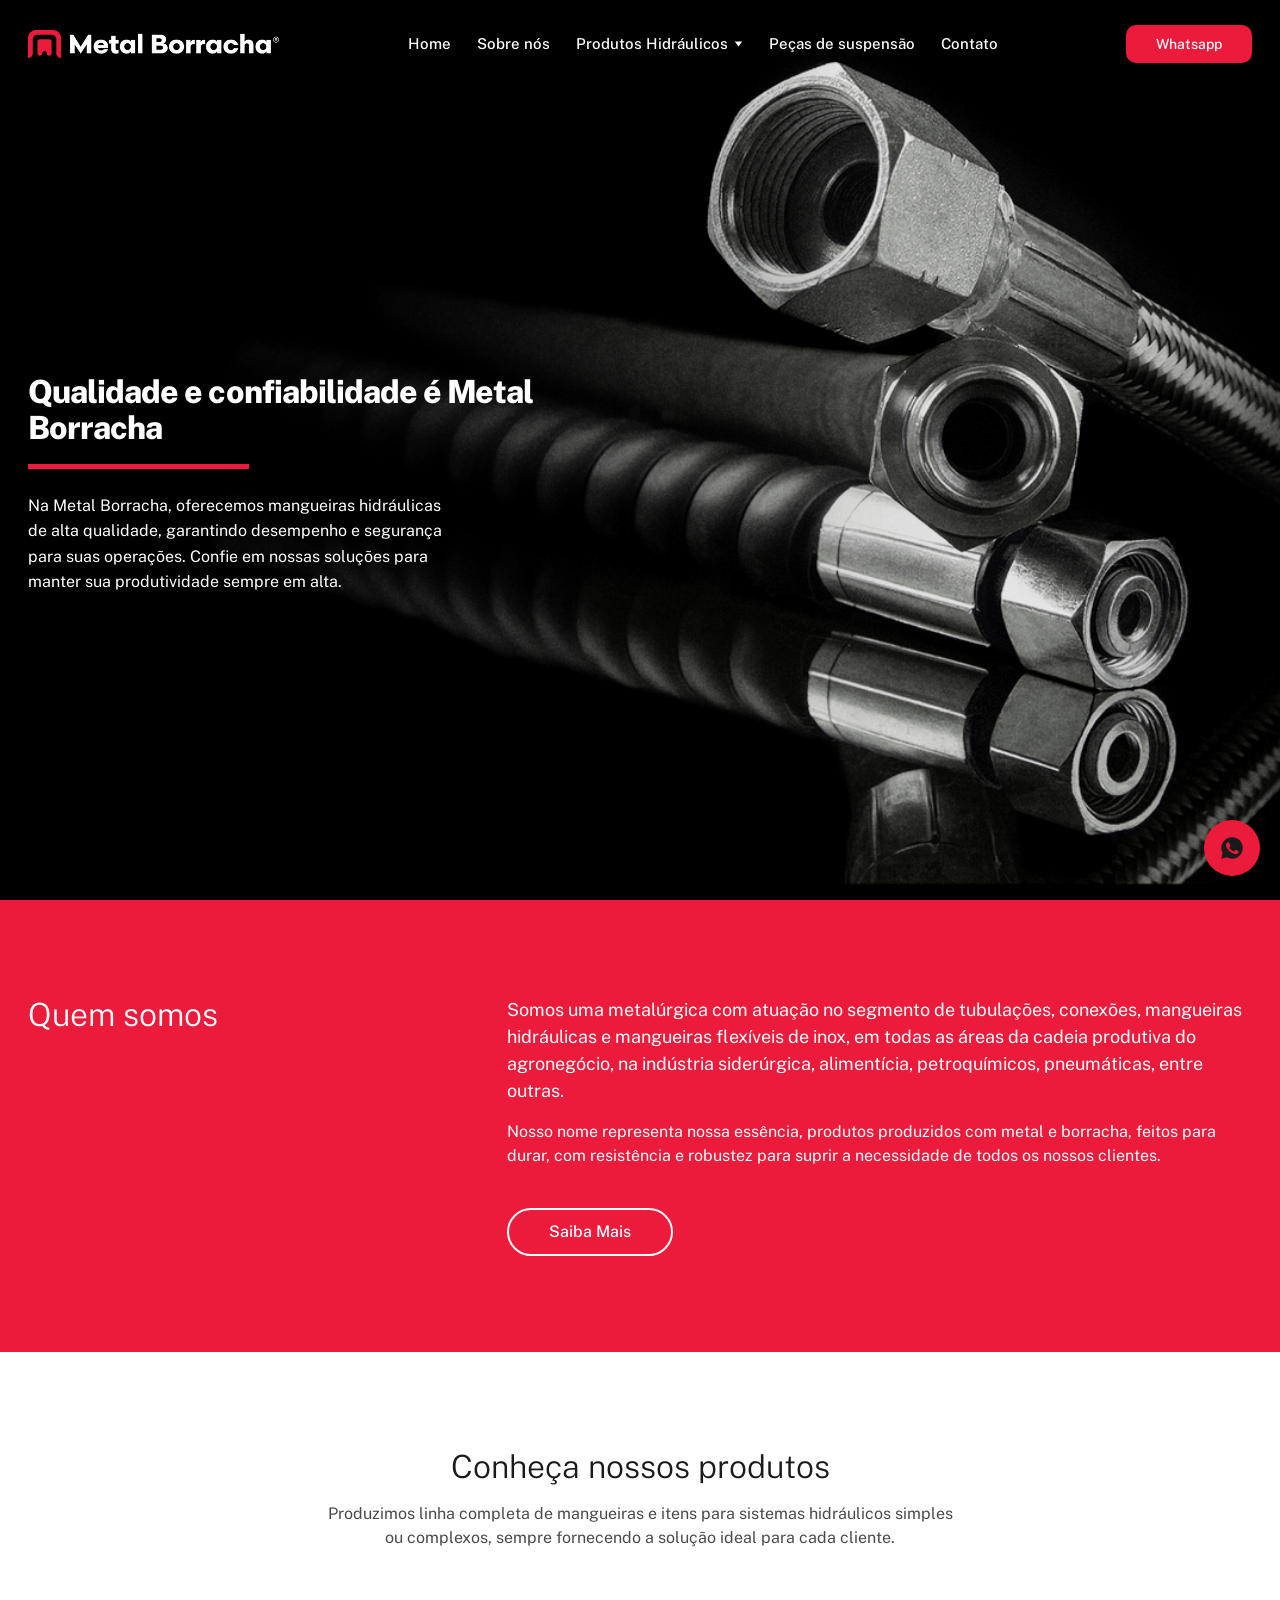
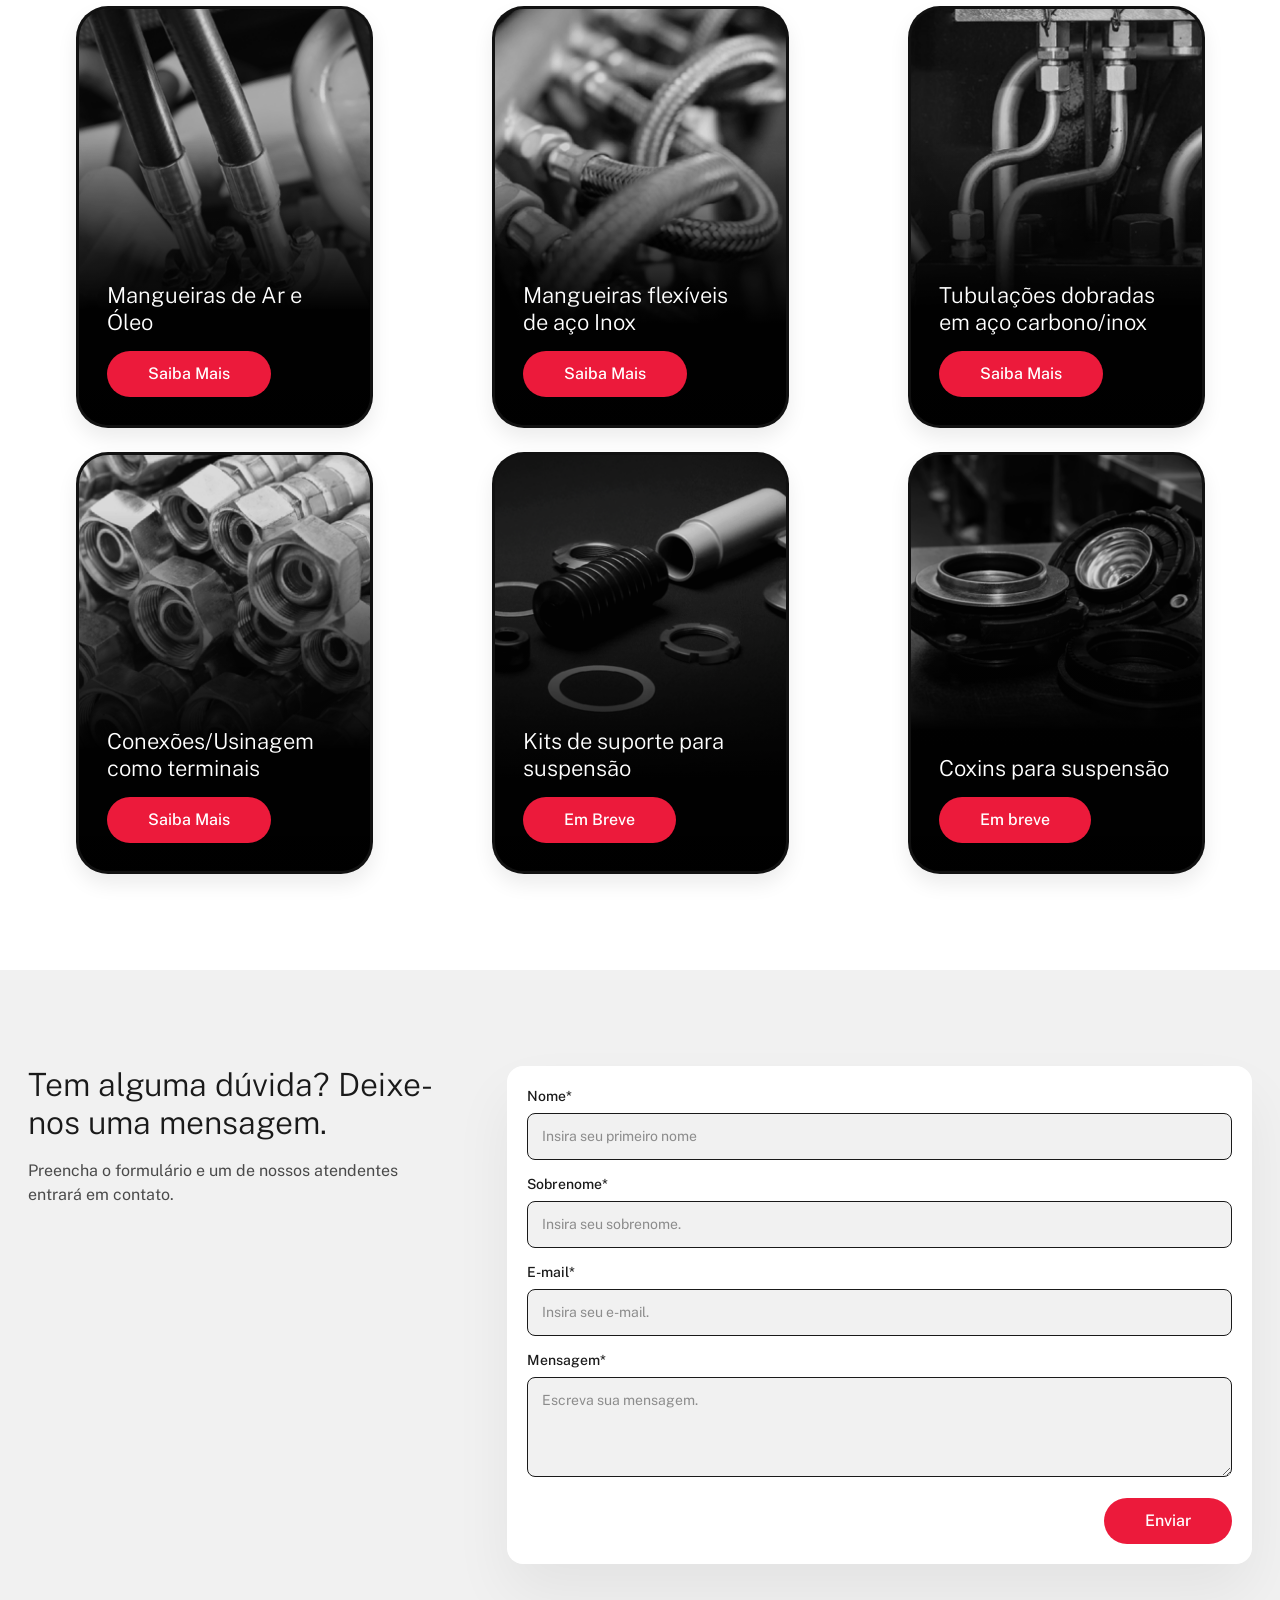
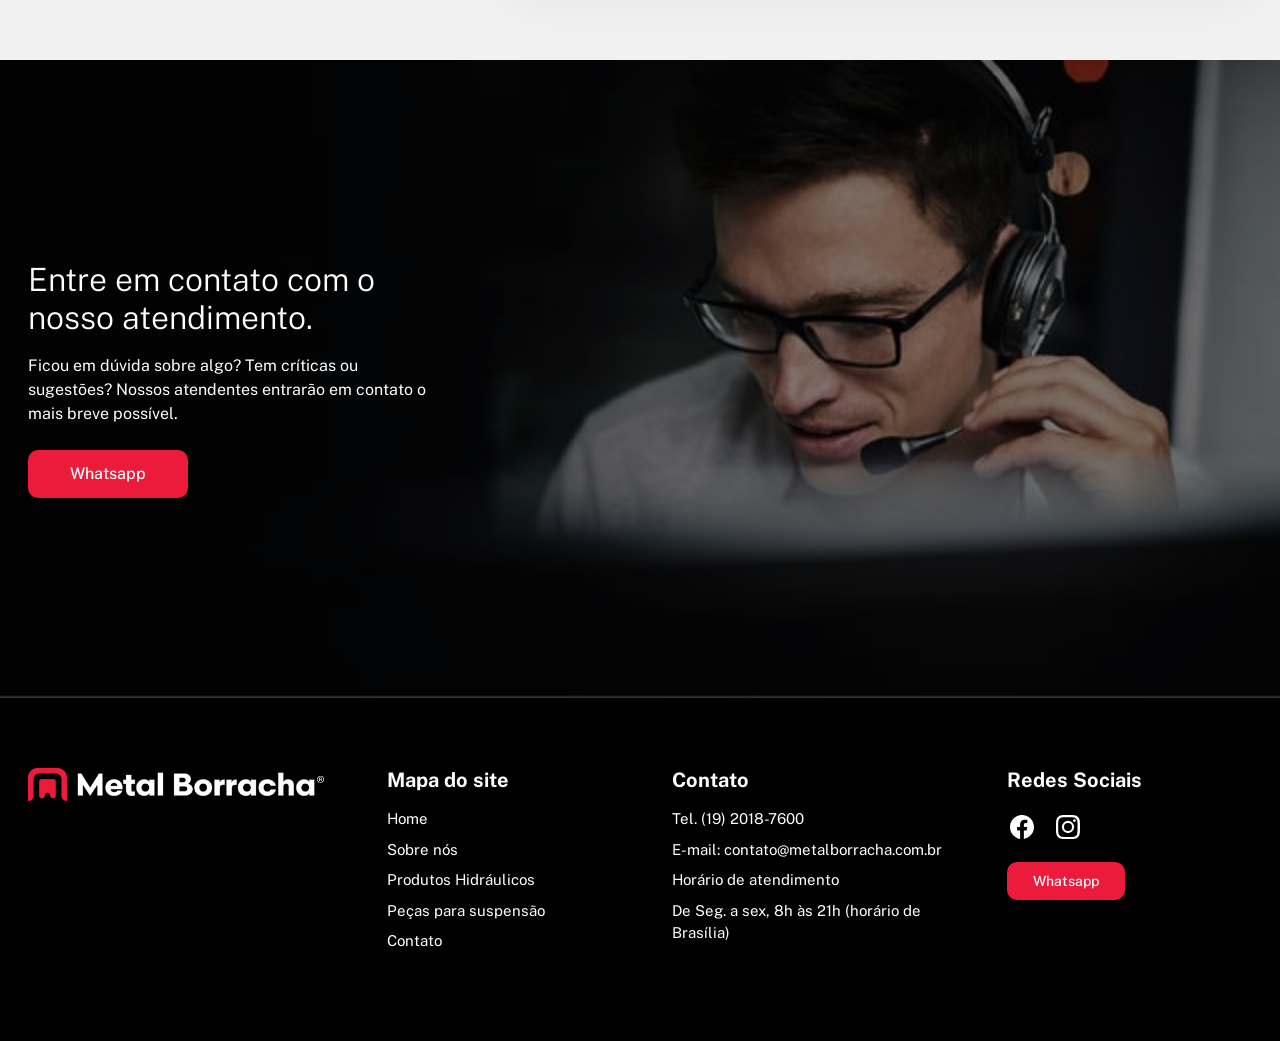
<file: index.html>
<!DOCTYPE html>
<html lang="pt-BR">
<head>
<meta charset="UTF-8">
<meta name="viewport" content="width=device-width, initial-scale=1.0">
<title>Metal Borracha - Mangueiras Hidráulicas e Produtos para Sistemas Hidráulicos</title>
<link rel="preconnect" href="https://fonts.googleapis.com">
<link rel="preconnect" href="https://fonts.gstatic.com" crossorigin>
<link href="https://fonts.googleapis.com/css2?family=Epilogue:wght@400;500;700;800&family=Public+Sans:wght@400;500;700&display=swap" rel="stylesheet">
<link rel="stylesheet" href="assets/css/styles.css">
</head>
<body>

<!-- ===== HEADER ===== -->
<header>
  <div class="container">
    <a href="index.html" class="logo">
      <img src="assets/img/logo-AMq1Vva3MNU4E9WD.png" alt="Metal Borracha">
    </a>

    <nav class="main-nav" id="mainNav">
      <ul>
        <li><a href="index.html">Home</a></li>
        <li><a href="sobre-nos.html">Sobre nós</a></li>
        <li class="dropdown">
          <a href="produtos-hidraulicos.html">Produtos Hidráulicos
            <svg class="caret" viewBox="0 0 10 7" xmlns="http://www.w3.org/2000/svg"><path d="M5 6.5L0.67 0.5L9.33 0.5L5 6.5Z"/></svg>
          </a>
          <ul class="dropdown-menu">
            <li><a href="conexoes-usinagem-como-terminais.html">Conexões/Usinagem como Terminais</a></li>
            <li><a href="mangueiras-de-ar-e-oleo.html">Mangueiras de Ar e Óleo</a></li>
            <li><a href="mangueiras-flexiveis-de-aco-inoxidavel.html">Mangueiras flexíveis de aço inoxidável</a></li>
            <li><a href="tubulacoes-dobradas-em-aco-carbono-e-aco-inox.html">Tubulações dobradas em aço carbono e aço inox</a></li>
          </ul>
        </li>
        <li><a href="pecas-de-suspensao.html">Peças de suspensão</a></li>
        <li><a href="contato.html">Contato</a></li>
      </ul>
    </nav>

    <div class="header-actions">
      <a href="contato.html" class="btn btn-primary whatsapp-btn">Whatsapp</a>
    </div>

    <button class="burger" id="burgerBtn" aria-label="Menu">
      <span></span><span></span><span></span>
    </button>
  </div>
</header>

<!-- ===== HERO ===== -->
<section class="hero" id="home">
  <img class="hero-bg" src="assets/img/banner_home-Yyv9EQorBBhQ45Ek.png" alt="Mangueiras hidráulicas Metal Borracha">
  <div class="container">
    <div class="hero-content reveal">
      <h1>Qualidade e confiabilidade é Metal Borracha</h1>
      <div class="hero-divider"></div>
      <p>Na Metal Borracha, oferecemos mangueiras hidráulicas de alta qualidade, garantindo desempenho e segurança para suas operações. Confie em nossas soluções para manter sua produtividade sempre em alta.</p>
    </div>
  </div>
</section>

<!-- ===== QUEM SOMOS ===== -->
<section class="about" id="sobre">
  <div class="container">
    <h2 class="reveal">Quem somos</h2>
    <div class="about-text reveal">
      <p>Somos uma metalúrgica com atuação no segmento de tubulações, conexões, mangueiras hidráulicas e mangueiras flexíveis de inox, em todas as áreas da cadeia produtiva do agronegócio, na indústria siderúrgica, alimentícia, petroquímicos, pneumáticas, entre outras.</p>
      <p>Nosso nome representa nossa essência, produtos produzidos com metal e borracha, feitos para durar, com resistência e robustez para suprir a necessidade de todos os nossos clientes.</p>
      <a href="sobre-nos.html" class="btn btn-outline">Saiba Mais</a>
    </div>
  </div>
</section>

<!-- ===== PRODUTOS ===== -->
<section class="products" id="produtos">
  <div class="container">
    <div class="products-head reveal">
      <h2>Conheça nossos produtos</h2>
      <p>Produzimos linha completa de mangueiras e itens para sistemas hidráulicos simples ou complexos, sempre fornecendo a solução ideal para cada cliente.</p>
    </div>

    <div class="products-grid reveal-group">
      <a href="mangueiras-de-ar-e-oleo.html" class="product-card reveal" aria-label="Saiba mais sobre Mangueiras de Ar e Óleo">
        <img src="assets/img/mangueiras-Yg2jOkj1reUO99nM.png" alt="Mangueiras de Ar e Óleo">
        <div class="card-body">
          <h3>Mangueiras de Ar e Óleo</h3>
          <span class="btn btn-primary">Saiba Mais</span>
        </div>
      </a>

      <a href="mangueiras-flexiveis-de-aco-inoxidavel.html" class="product-card reveal" aria-label="Saiba mais sobre Mangueiras flexíveis de aço inox">
        <img src="assets/img/mangueiras_flexiveis-Aq2W1yw68DCD0VG3.png" alt="Mangueiras flexíveis de aço inox">
        <div class="card-body">
          <h3>Mangueiras flexíveis de aço Inox</h3>
          <span class="btn btn-primary">Saiba Mais</span>
        </div>
      </a>

      <a href="tubulacoes-dobradas-em-aco-carbono-e-aco-inox.html" class="product-card reveal" aria-label="Saiba mais sobre Tubulações dobradas em aço carbono e inox">
        <img src="assets/img/tubos_dobrados-A0xlogzyj5hyPRZp.png" alt="Tubulações dobradas em aço carbono e inox">
        <div class="card-body">
          <h3>Tubulações dobradas em aço carbono/inox</h3>
          <span class="btn btn-primary">Saiba Mais</span>
        </div>
      </a>

      <a href="conexoes-usinagem-como-terminais.html" class="product-card reveal" aria-label="Saiba mais sobre Conexões e usinagem como terminais">
        <img src="assets/img/terminais-YKb3Lwg19osjzGDQ.png" alt="Conexões e usinagem como terminais">
        <div class="card-body">
          <h3>Conexões/Usinagem como terminais</h3>
          <span class="btn btn-primary">Saiba Mais</span>
        </div>
      </a>

      <a href="#" class="product-card reveal" aria-label="Kits de suporte para suspensão em breve">
        <img src="assets/img/kit_coxins_2-AGB2LogGRbhR3Zp0.png" alt="Kits de suporte para suspensão">
        <div class="card-body">
          <h3>Kits de suporte para suspensão</h3>
          <span class="btn btn-primary">Em Breve</span>
        </div>
      </a>

      <a href="#" class="product-card reveal" aria-label="Coxins para suspensão em breve">
        <img src="assets/img/kit_coxins_1-AGB2Log4R3ULwOG7.png" alt="Coxins para suspensão">
        <div class="card-body">
          <h3>Coxins para suspensão</h3>
          <span class="btn btn-primary">Em breve</span>
        </div>
      </a>
    </div>
  </div>
</section>

<!-- ===== CONTATO / FORMULÁRIO ===== -->
<section class="contact" id="pecas">
  <div class="container">
    <div class="contact-text reveal">
      <h2>Tem alguma dúvida? Deixe-nos uma mensagem.</h2>
      <p>Preencha o formulário e um de nossos atendentes entrará em contato.</p>
    </div>

    <form class="contact-form reveal" onsubmit="event.preventDefault(); alert('Obrigado por sua mensagem, entraremos em contato o quanto antes.');">
      <div class="form-row">
        <label for="firstName">Nome*</label>
        <input id="firstName" type="text" placeholder="Insira seu primeiro nome" required>
      </div>
      <div class="form-row">
        <label for="lastName">Sobrenome*</label>
        <input id="lastName" type="text" placeholder="Insira seu sobrenome." required>
      </div>
      <div class="form-row">
        <label for="email">E-mail*</label>
        <input id="email" type="email" placeholder="Insira seu e-mail." required>
      </div>
      <div class="form-row">
        <label for="message">Mensagem*</label>
        <textarea id="message" placeholder="Escreva sua mensagem." required></textarea>
      </div>
      <button type="submit" class="btn btn-primary">Enviar</button>
    </form>
  </div>
</section>

<!-- ===== CTA BANNER ===== -->
<section class="cta" id="contato">
  <img class="cta-bg" src="assets/img/banner_contato-m6LZqxNnVKhrOGvb.jpg" alt="Atendimento Metal Borracha">
  <div class="container">
    <div class="cta-text reveal">
      <h2>Entre em contato com o nosso atendimento.</h2>
      <p>Ficou em dúvida sobre algo? Tem críticas ou sugestões? Nossos atendentes entrarão em contato o mais breve possível.</p>
      <a href="#" class="btn btn-outline whatsapp-btn">Whatsapp</a>
    </div>
  </div>
</section>

<!-- ===== FOOTER ===== -->
<footer>
  <div class="container">
    <div class="footer-grid">
      <div>
        <a href="#" class="logo">
          <img src="assets/img/logo-AMq1Vva3MNU4E9WD.png" alt="Metal Borracha">
        </a>
      </div>

      <div>
        <h6>Mapa do site</h6>
        <a href="index.html#home">Home</a>
        <a href="sobre-nos.html">Sobre nós</a>
        <a href="produtos-hidraulicos.html">Produtos Hidráulicos</a>
        <a href="pecas-de-suspensao.html">Peças para suspensão</a>
        <a href="contato.html">Contato</a>
      </div>

      <div>
        <h6>Contato</h6>
        <p>Tel. (19) 2018-7600</p>
        <p>E-mail: <a href="mailto:contato@metalborracha.com.br" style="display:inline;">contato@metalborracha.com.br</a></p>
        <p>Horário de atendimento</p>
        <p>De Seg. a sex, 8h às 21h (horário de Brasília)</p>
      </div>

      <div>
        <h6>Redes Sociais</h6>
        <div class="social-column">
          <div class="socials">
            <a href="https://www.facebook.com/" target="_blank" rel="noopener" aria-label="Facebook">
              <svg viewBox="0 0 24 24" xmlns="http://www.w3.org/2000/svg"><path d="M24 12.07C24 5.44 18.63.07 12 .07S0 5.44 0 12.07c0 5.99 4.39 10.95 10.12 11.86v-8.39H7.08v-3.47h3.04V9.43c0-3.01 1.79-4.67 4.53-4.67 1.31 0 2.68.24 2.68.24v2.95h-1.51c-1.49 0-1.96.93-1.96 1.88v2.24h3.33l-.53 3.47h-2.8v8.39C19.61 23.02 24 18.06 24 12.07Z" fill="currentColor"/></svg>
            </a>
            <a href="https://www.instagram.com/" target="_blank" rel="noopener" aria-label="Instagram">
              <svg viewBox="0 0 24 24" xmlns="http://www.w3.org/2000/svg"><path d="M12 5.85a6.15 6.15 0 1 0 0 12.3 6.15 6.15 0 0 0 0-12.3Zm0 10.15a4 4 0 1 1 0-8 4 4 0 0 1 0 8Zm7.84-10.4a1.44 1.44 0 1 1-2.88 0 1.44 1.44 0 0 1 2.88 0ZM23.92 7.05c-.09-1.92-.53-3.62-1.94-5.03C20.57.62 18.87.18 16.95.09 14.97-.03 9.03-.03 7.05.09 5.13.18 3.43.62 2.02 2.02.62 3.43.18 5.13.08 7.05-.03 9.03-.03 14.97.08 16.95c.1 1.92.54 3.62 1.94 5.03 1.41 1.4 3.11 1.84 5.03 1.93 1.98.12 7.92.12 9.9 0 1.92-.09 3.62-.53 5.03-1.93 1.4-1.41 1.84-3.11 1.93-5.03.12-1.98.12-7.92 0-9.9ZM21.36 19.07a4.16 4.16 0 0 1-2.34 2.34c-1.62.64-5.46.49-7.02.49-1.56 0-5.4.14-6.98-.49a4.16 4.16 0 0 1-2.34-2.34c-.64-1.62-.49-5.46-.49-7.02 0-1.56-.14-5.4.49-6.98A4.16 4.16 0 0 1 4.68 2.65c1.62-.64 5.46-.49 7.02-.49 1.56 0 5.4-.14 6.98.49a4.16 4.16 0 0 1 2.34 2.34c.64 1.62.49 5.46.49 7.02 0 1.56.14 5.4-.49 6.98Z" fill="currentColor"/></svg>
            </a>
          </div>
          <div class="footer-cta">
            <a href="#" class="btn btn-outline whatsapp-btn" style="border-color:#fff;">Whatsapp</a>
          </div>
        </div>
      </div>
    </div>

  </div>
</footer>

<div class="whatsapp-bubble" aria-label="Whatsapp">
  <svg viewBox="0 0 24 24" xmlns="http://www.w3.org/2000/svg"><path d="M12.04 2C6.58 2 2.14 6.44 2.14 11.9c0 1.75.46 3.46 1.33 4.97L2.05 22l5.25-1.38a9.9 9.9 0 0 0 4.73 1.2h.01c5.46 0 9.9-4.44 9.9-9.9 0-2.64-1.03-5.13-2.9-7C17.16 3.03 14.67 2 12.04 2Zm5.79 14.14c-.24.68-1.4 1.31-1.93 1.36-.5.05-1 .24-3.4-.71-2.87-1.14-4.71-4.06-4.85-4.25-.14-.19-1.16-1.55-1.16-2.96 0-1.4.74-2.09 1-2.38.26-.28.57-.35.77-.35.19 0 .39 0 .55.01.18.01.42-.07.65.5.24.6.82 2.07.89 2.22.07.15.12.33.02.53-.09.19-.14.31-.28.48-.14.17-.3.38-.42.51-.14.15-.29.31-.13.6.17.29.75 1.23 1.6 1.99 1.1.98 2.03 1.29 2.32 1.43.29.15.46.13.63-.07.17-.2.72-.84.91-1.13.19-.29.38-.24.64-.14.27.09 1.7.8 1.99.94.29.15.48.22.55.35.07.13.07.75-.17 1.43Z" fill="currentColor"/></svg>
</div>
<script src="assets/js/main.js"></script>
</body>
</html>
</file>
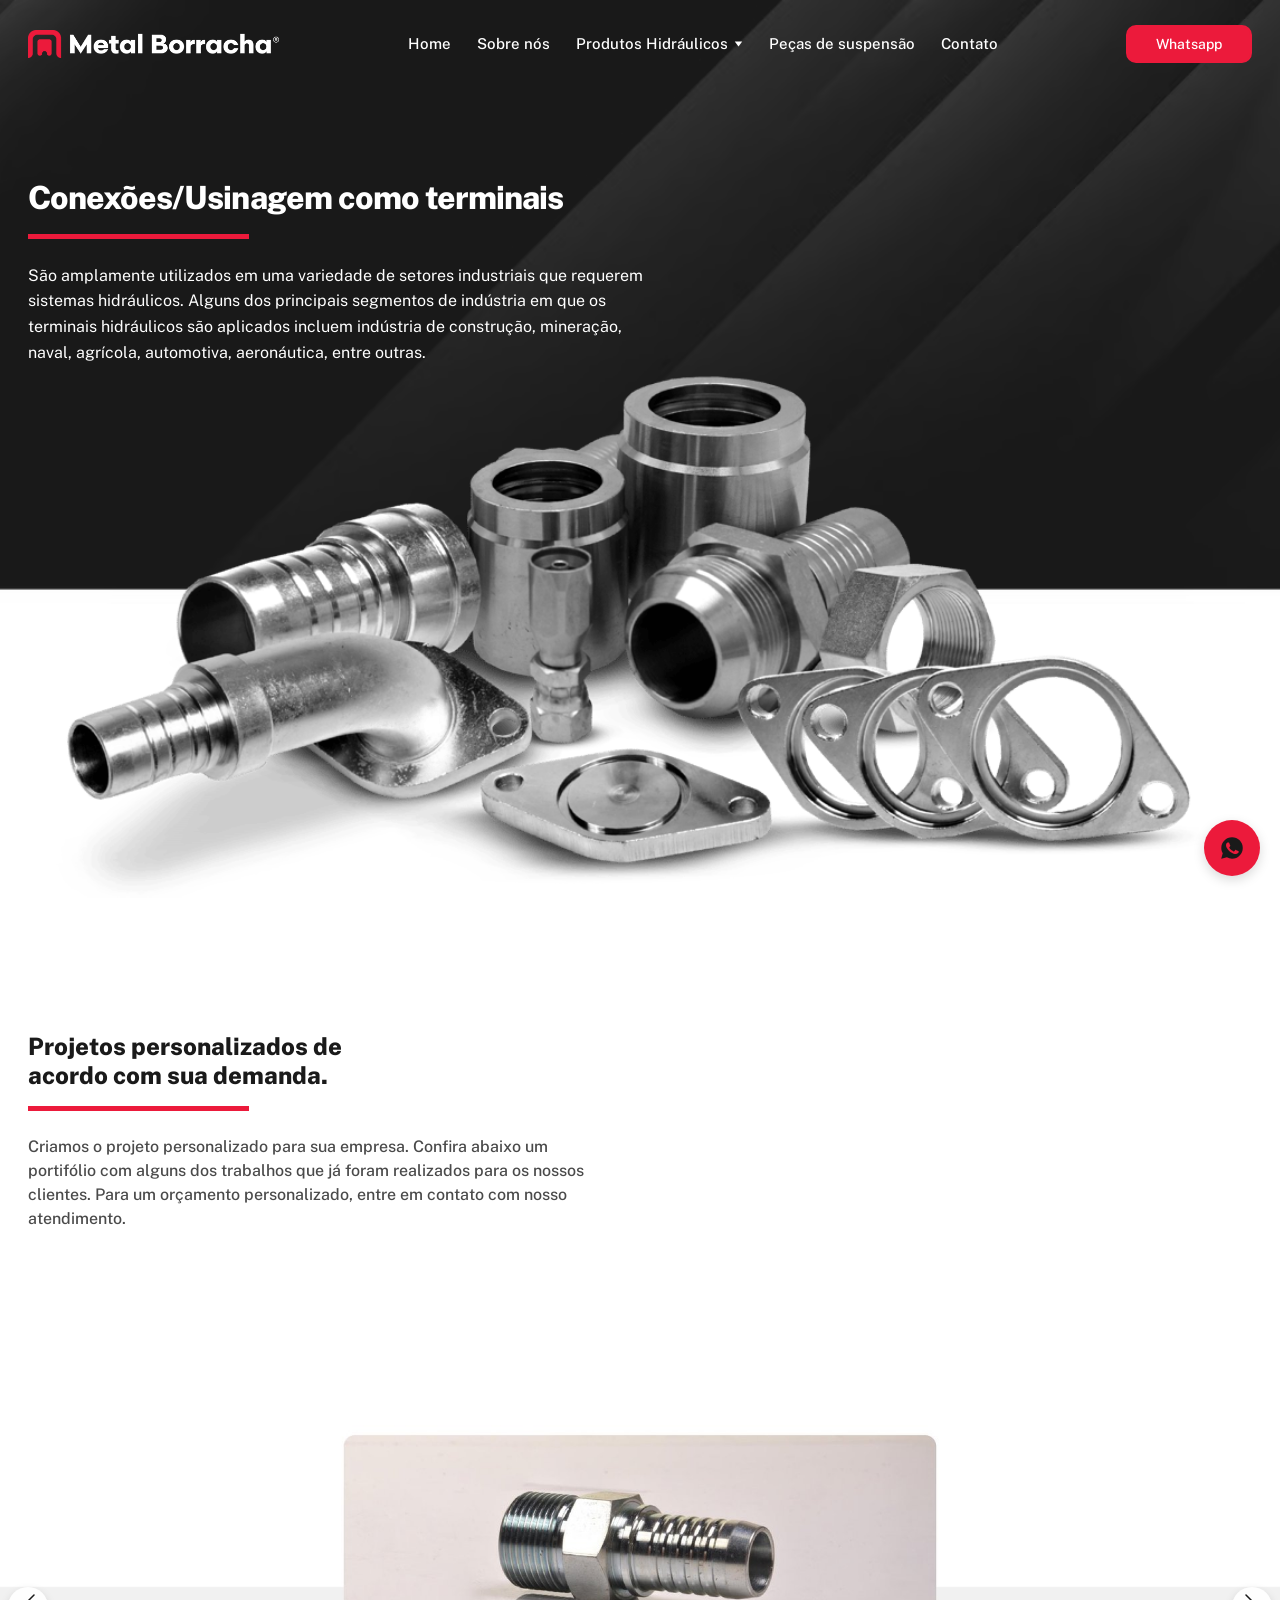
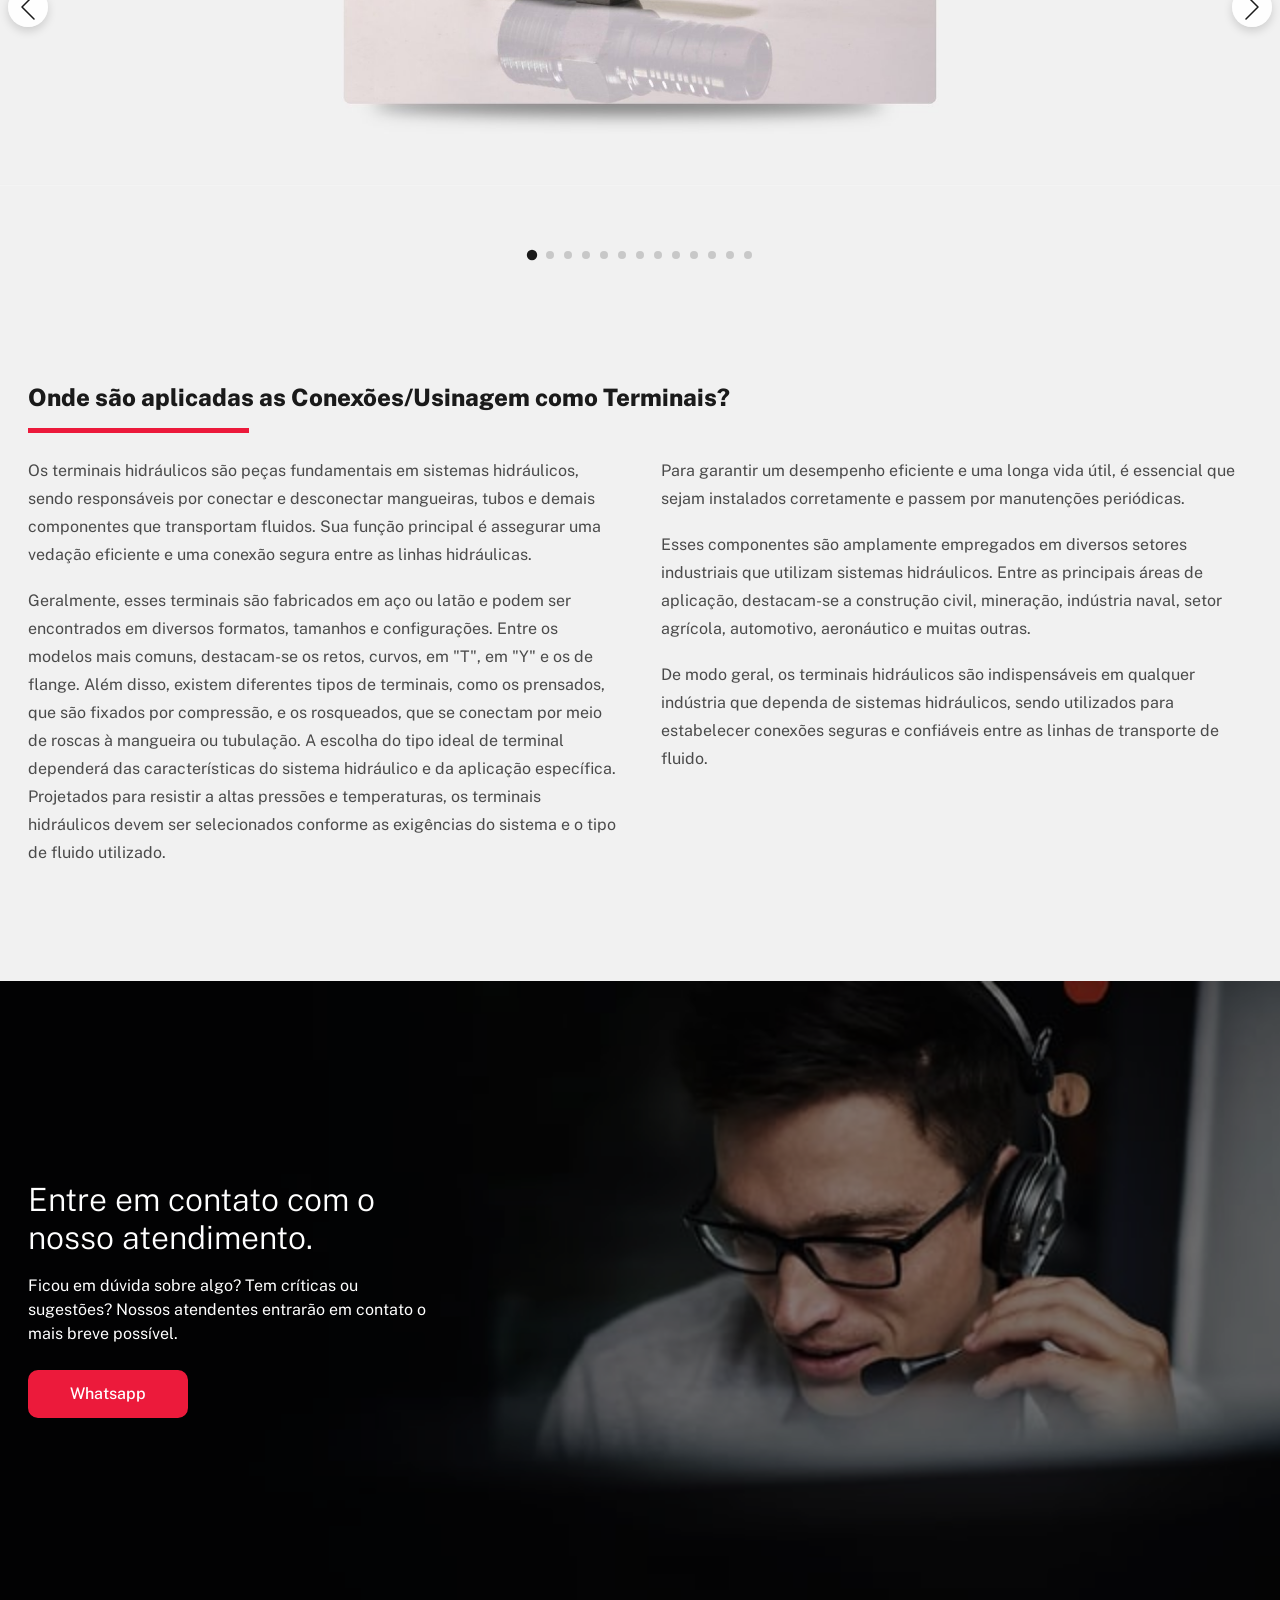
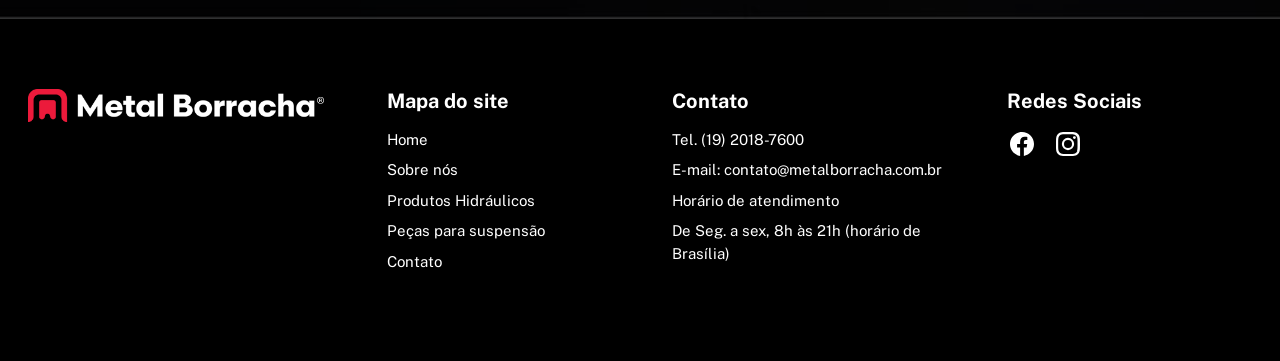
<file: conexoes-usinagem-como-terminais.html>
<!DOCTYPE html>
<html lang="pt-BR">
<head>
<meta charset="UTF-8">
<meta name="viewport" content="width=device-width, initial-scale=1.0">
<title>Conexões/Usinagem como Terminais - Metal Borracha</title>
<link rel="preconnect" href="https://fonts.googleapis.com">
<link rel="preconnect" href="https://fonts.gstatic.com" crossorigin>
<link href="https://fonts.googleapis.com/css2?family=Epilogue:wght@400;500;700;800&family=Public+Sans:wght@400;500;700&display=swap" rel="stylesheet">
<link rel="stylesheet" href="assets/css/styles.css">
</head>
<body>

<!-- ===== HEADER ===== -->
<header>
  <div class="container">
    <a href="index.html" class="logo">
      <img src="assets/img/logo-AMq1Vva3MNU4E9WD.png" alt="Metal Borracha">
    </a>

    <nav class="main-nav" id="mainNav">
      <ul>
        <li><a href="index.html">Home</a></li>
        <li><a href="sobre-nos.html">Sobre nós</a></li>
        <li class="dropdown">
          <a href="produtos-hidraulicos.html">Produtos Hidráulicos
            <svg class="caret" viewBox="0 0 10 7" xmlns="http://www.w3.org/2000/svg"><path d="M5 6.5L0.67 0.5L9.33 0.5L5 6.5Z"/></svg>
          </a>
          <ul class="dropdown-menu">
            <li><a href="conexoes-usinagem-como-terminais.html" class="active">Conexões/Usinagem como Terminais</a></li>
            <li><a href="mangueiras-de-ar-e-oleo.html">Mangueiras de Ar e Óleo</a></li>
            <li><a href="mangueiras-flexiveis-de-aco-inoxidavel.html">Mangueiras flexíveis de aço inoxidável</a></li>
            <li><a href="tubulacoes-dobradas-em-aco-carbono-e-aco-inox.html">Tubulações dobradas em aço carbono e aço inox</a></li>
          </ul>
        </li>
        <li><a href="pecas-de-suspensao.html">Peças de suspensão</a></li>
        <li><a href="contato.html">Contato</a></li>
      </ul>
    </nav>

    <div class="header-actions">
      <a href="contato.html" class="btn btn-primary whatsapp-btn">Whatsapp</a>
    </div>

    <button class="burger" id="burgerBtn" aria-label="Menu">
      <span></span><span></span><span></span>
    </button>
  </div>
</header>

<!-- ===== HERO ===== -->
<section class="hero conexoes-hero">
  <img class="hero-bg" src="assets/img/banner_produtos-m7V3qQrr6oHxan7e.avif" alt="Conexões e usinagem como terminais">
  <div class="container">
    <div class="hero-content reveal">
      <h1>Conexões/Usinagem como terminais</h1>
      <div class="hero-divider"></div>
      <p>São amplamente utilizados em uma variedade de setores industriais que requerem sistemas hidráulicos. Alguns dos principais segmentos de indústria em que os terminais hidráulicos são aplicados incluem indústria de construção, mineração, naval, agrícola, automotiva, aeronáutica, entre outras.</p>
    </div>

    <div class="hero-product-img reveal">
      <img src="assets/img/terminais_1-Y4LDoW7poetjDlBO.png" alt="Conexões e terminais usinados Metal Borracha">
    </div>
  </div>
</section>

<!-- ===== PROJETOS PERSONALIZADOS ===== -->
<section class="custom">
  <div class="container">
    <h2 class="reveal">Projetos personalizados de acordo com sua demanda.</h2>
    <div class="custom-divider reveal"></div>
    <p class="reveal">Criamos o projeto personalizado para sua empresa. Confira abaixo um portifólio com alguns dos trabalhos que já foram realizados para os nossos clientes. Para um orçamento personalizado, entre em contato com nosso atendimento.</p>
  </div>
</section>

<!-- ===== GALERIA / SLIDESHOW ===== -->
<section class="gallery">
  <div class="container">
    <div class="slideshow reveal" id="slideshow">
      <button class="slideshow-nav prev" aria-label="Anterior" id="prevBtn">
        <svg viewBox="0 0 14 26" fill="none" xmlns="http://www.w3.org/2000/svg" style="transform:scaleX(-1);"><path d="M1 25L13 13L1 1" stroke="#1a1a1a" stroke-width="1.5" stroke-linecap="round" stroke-linejoin="round"/></svg>
      </button>
      <div class="slideshow-track" id="slideTrack">
        <img class="active" src="assets/img/1_1-YD0lrMjM1XcLEkK9.jpg" alt="Terminal usinado 1">
        <img src="assets/img/2_1-A85eDn6Beeh5gWb0.jpg" alt="Terminal usinado 2">
        <img src="assets/img/3_1-dWxvnWMkvxc6a9N9.jpg" alt="Terminal usinado 3">
        <img src="assets/img/4_1-YrDW3pLe5PF9py2e.jpg" alt="Terminal usinado 4">
        <img src="assets/img/5_1-mePxyp3zo2Sy6W9b.jpg" alt="Terminal usinado 5">
        <img src="assets/img/6_1-mxB4zpxRVxHVBBJv.jpg" alt="Terminal usinado 6">
        <img src="assets/img/7_1-d951MwELx1Fpgl7P.jpg" alt="Terminal usinado 7">
        <img src="assets/img/8_1-mjE7zpLBM0Clr0lZ.jpg" alt="Terminal usinado 8">
        <img src="assets/img/9_1-dWxvnWMX4aizjakx.jpg" alt="Terminal usinado 9">
        <img src="assets/img/10-mv0JyeqKOJu3GKzW.jpg" alt="Terminal usinado 10">
        <img src="assets/img/11-YD0wn93LeZivwyw6.jpg" alt="Terminal usinado 11">
        <img src="assets/img/12-m5KnxE5MQDSKPBjB.jpg" alt="Terminal usinado 12">
        <img src="assets/img/13-mk3Jn6Bvo6i18jVB.jpg" alt="Terminal usinado 13">
      </div>
      <button class="slideshow-nav next" aria-label="Próximo" id="nextBtn">
        <svg viewBox="0 0 14 26" fill="none" xmlns="http://www.w3.org/2000/svg"><path d="M1 25L13 13L1 1" stroke="#1a1a1a" stroke-width="1.5" stroke-linecap="round" stroke-linejoin="round"/></svg>
      </button>
      <div class="slideshow-dots" id="slideDots"></div>
    </div>
  </div>
</section>

<!-- ===== ONDE SÃO APLICADAS ===== -->
<section class="applications">
  <div class="container">
    <h2 class="reveal">Onde são aplicadas as Conexões/Usinagem como Terminais?</h2>
    <div class="applications-divider reveal"></div>
    <div class="applications-grid">
      <div class="reveal">
        <p>Os terminais hidráulicos são peças fundamentais em sistemas hidráulicos, sendo responsáveis por conectar e desconectar mangueiras, tubos e demais componentes que transportam fluidos. Sua função principal é assegurar uma vedação eficiente e uma conexão segura entre as linhas hidráulicas.</p>
        <p>Geralmente, esses terminais são fabricados em aço ou latão e podem ser encontrados em diversos formatos, tamanhos e configurações. Entre os modelos mais comuns, destacam-se os retos, curvos, em "T", em "Y" e os de flange. Além disso, existem diferentes tipos de terminais, como os prensados, que são fixados por compressão, e os rosqueados, que se conectam por meio de roscas à mangueira ou tubulação. A escolha do tipo ideal de terminal dependerá das características do sistema hidráulico e da aplicação específica. Projetados para resistir a altas pressões e temperaturas, os terminais hidráulicos devem ser selecionados conforme as exigências do sistema e o tipo de fluido utilizado.</p>
      </div>
      <div class="reveal">
        <p>Para garantir um desempenho eficiente e uma longa vida útil, é essencial que sejam instalados corretamente e passem por manutenções periódicas.</p>
        <p>Esses componentes são amplamente empregados em diversos setores industriais que utilizam sistemas hidráulicos. Entre as principais áreas de aplicação, destacam-se a construção civil, mineração, indústria naval, setor agrícola, automotivo, aeronáutico e muitas outras.</p>
        <p>De modo geral, os terminais hidráulicos são indispensáveis em qualquer indústria que dependa de sistemas hidráulicos, sendo utilizados para estabelecer conexões seguras e confiáveis entre as linhas de transporte de fluido.</p>
      </div>
    </div>
  </div>
</section>

<!-- ===== CTA BANNER ===== -->
<section class="cta" id="contato">
  <img class="cta-bg" src="assets/img/banner_contato-m6LZqxNnVKhrOGvb.jpg" alt="Atendimento Metal Borracha">
  <div class="container">
    <div class="cta-text reveal">
      <h2>Entre em contato com o nosso atendimento.</h2>
      <p>Ficou em dúvida sobre algo? Tem críticas ou sugestões? Nossos atendentes entrarão em contato o mais breve possível.</p>
      <a href="#" class="btn btn-outline whatsapp-btn">Whatsapp</a>
    </div>
  </div>
</section>

<!-- ===== FOOTER ===== -->
<footer>
  <div class="container">
    <div class="footer-grid">
      <div>
        <a href="index.html" class="logo">
          <img src="assets/img/logo-AMq1Vva3MNU4E9WD.png" alt="Metal Borracha">
        </a>
      </div>

      <div>
        <h6>Mapa do site</h6>
        <a href="index.html">Home</a>
        <a href="sobre-nos.html">Sobre nós</a>
        <a href="produtos-hidraulicos.html">Produtos Hidráulicos</a>
        <a href="pecas-de-suspensao.html">Peças para suspensão</a>
        <a href="contato.html">Contato</a>
      </div>

      <div>
        <h6>Contato</h6>
        <p>Tel. (19) 2018-7600</p>
        <p>E-mail: <a href="mailto:contato@metalborracha.com.br" style="display:inline;">contato@metalborracha.com.br</a></p>
        <p>Horário de atendimento</p>
        <p>De Seg. a sex, 8h às 21h (horário de Brasília)</p>
      </div>

      <div>
        <h6>Redes Sociais</h6>
        <div class="socials">
          <a href="https://www.facebook.com/" target="_blank" rel="noopener" aria-label="Facebook">
            <svg viewBox="0 0 24 24" xmlns="http://www.w3.org/2000/svg"><path d="M24 12.07C24 5.44 18.63.07 12 .07S0 5.44 0 12.07c0 5.99 4.39 10.95 10.12 11.86v-8.39H7.08v-3.47h3.04V9.43c0-3.01 1.79-4.67 4.53-4.67 1.31 0 2.68.24 2.68.24v2.95h-1.51c-1.49 0-1.96.93-1.96 1.88v2.24h3.33l-.53 3.47h-2.8v8.39C19.61 23.02 24 18.06 24 12.07Z" fill="currentColor"/></svg>
          </a>
          <a href="https://www.instagram.com/" target="_blank" rel="noopener" aria-label="Instagram">
            <svg viewBox="0 0 24 24" xmlns="http://www.w3.org/2000/svg"><path d="M12 5.85a6.15 6.15 0 1 0 0 12.3 6.15 6.15 0 0 0 0-12.3Zm0 10.15a4 4 0 1 1 0-8 4 4 0 0 1 0 8Zm7.84-10.4a1.44 1.44 0 1 1-2.88 0 1.44 1.44 0 0 1 2.88 0ZM23.92 7.05c-.09-1.92-.53-3.62-1.94-5.03C20.57.62 18.87.18 16.95.09 14.97-.03 9.03-.03 7.05.09 5.13.18 3.43.62 2.02 2.02.62 3.43.18 5.13.08 7.05-.03 9.03-.03 14.97.08 16.95c.1 1.92.54 3.62 1.94 5.03 1.41 1.4 3.11 1.84 5.03 1.93 1.98.12 7.92.12 9.9 0 1.92-.09 3.62-.53 5.03-1.93 1.4-1.41 1.84-3.11 1.93-5.03.12-1.98.12-7.92 0-9.9ZM21.36 19.07a4.16 4.16 0 0 1-2.34 2.34c-1.62.64-5.46.49-7.02.49-1.56 0-5.4.14-6.98-.49a4.16 4.16 0 0 1-2.34-2.34c-.64-1.62-.49-5.46-.49-7.02 0-1.56-.14-5.4.49-6.98A4.16 4.16 0 0 1 4.68 2.65c1.62-.64 5.46-.49 7.02-.49 1.56 0 5.4-.14 6.98.49a4.16 4.16 0 0 1 2.34 2.34c.64 1.62.49 5.46.49 7.02 0 1.56.14 5.4-.49 6.98Z" fill="currentColor"/></svg>
          </a>
        </div>
      </div>
    </div>

  </div>
</footer>

<div class="whatsapp-bubble" aria-label="Whatsapp">
  <svg viewBox="0 0 24 24" xmlns="http://www.w3.org/2000/svg"><path d="M12.04 2C6.58 2 2.14 6.44 2.14 11.9c0 1.75.46 3.46 1.33 4.97L2.05 22l5.25-1.38a9.9 9.9 0 0 0 4.73 1.2h.01c5.46 0 9.9-4.44 9.9-9.9 0-2.64-1.03-5.13-2.9-7C17.16 3.03 14.67 2 12.04 2Zm5.79 14.14c-.24.68-1.4 1.31-1.93 1.36-.5.05-1 .24-3.4-.71-2.87-1.14-4.71-4.06-4.85-4.25-.14-.19-1.16-1.55-1.16-2.96 0-1.4.74-2.09 1-2.38.26-.28.57-.35.77-.35.19 0 .39 0 .55.01.18.01.42-.07.65.5.24.6.82 2.07.89 2.22.07.15.12.33.02.53-.09.19-.14.31-.28.48-.14.17-.3.38-.42.51-.14.15-.29.31-.13.6.17.29.75 1.23 1.6 1.99 1.1.98 2.03 1.29 2.32 1.43.29.15.46.13.63-.07.17-.2.72-.84.91-1.13.19-.29.38-.24.64-.14.27.09 1.7.8 1.99.94.29.15.48.22.55.35.07.13.07.75-.17 1.43Z" fill="currentColor"/></svg>
</div>
<script src="assets/js/main.js"></script>
</body>
</html>
</file>
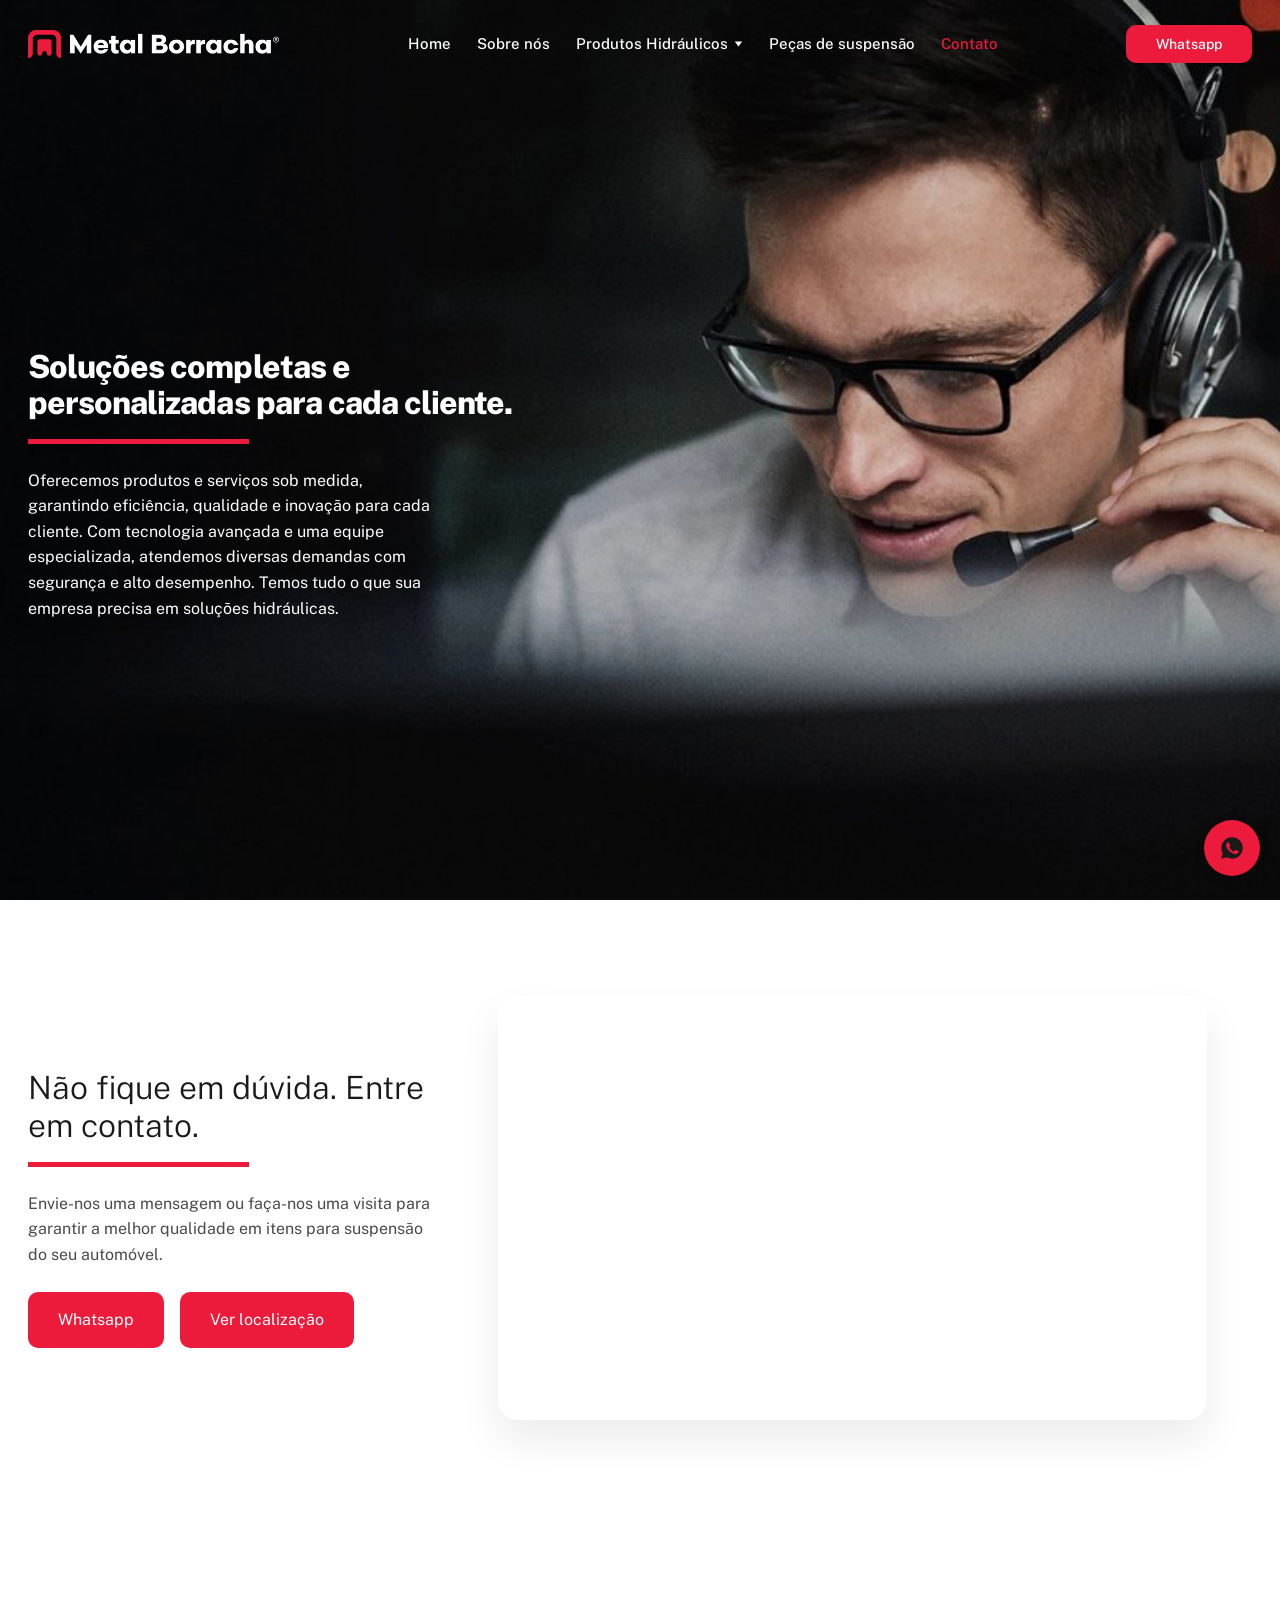
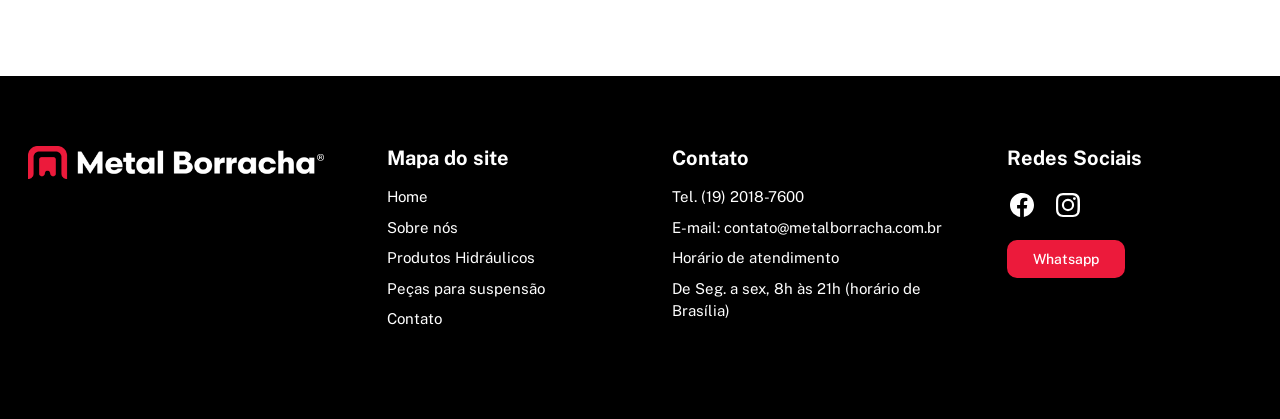
<file: contato.html>
<!DOCTYPE html>
<html lang="pt-BR">
<head>
<meta charset="UTF-8">
<meta name="viewport" content="width=device-width, initial-scale=1.0">
<title>Contato - Metal Borracha</title>
<link rel="preconnect" href="https://fonts.googleapis.com">
<link rel="preconnect" href="https://fonts.gstatic.com" crossorigin>
<link href="https://fonts.googleapis.com/css2?family=Epilogue:wght@400;500;700;800&family=Public+Sans:wght@400;500;700&display=swap" rel="stylesheet">
<link rel="stylesheet" href="assets/css/styles.css">
</head>
<body>

<!-- ===== HEADER ===== -->
<header>
  <div class="container">
    <a href="index.html" class="logo">
      <img src="assets/img/logo-AMq1Vva3MNU4E9WD.png" alt="Metal Borracha">
    </a>

    <nav class="main-nav" id="mainNav">
      <ul>
        <li><a href="index.html">Home</a></li>
        <li><a href="sobre-nos.html">Sobre nós</a></li>
        <li class="dropdown">
          <a href="produtos-hidraulicos.html">Produtos Hidráulicos
            <svg class="caret" viewBox="0 0 10 7" xmlns="http://www.w3.org/2000/svg"><path d="M5 6.5L0.67 0.5L9.33 0.5L5 6.5Z"/></svg>
          </a>
          <ul class="dropdown-menu">
            <li><a href="conexoes-usinagem-como-terminais.html">Conexões/Usinagem como Terminais</a></li>
            <li><a href="mangueiras-de-ar-e-oleo.html">Mangueiras de Ar e Óleo</a></li>
            <li><a href="mangueiras-flexiveis-de-aco-inoxidavel.html">Mangueiras flexíveis de aço inoxidável</a></li>
            <li><a href="tubulacoes-dobradas-em-aco-carbono-e-aco-inox.html">Tubulações dobradas em aço carbono e aço inox</a></li>
          </ul>
        </li>
        <li><a href="pecas-de-suspensao.html">Peças de suspensão</a></li>
        <li><a href="contato.html" class="active">Contato</a></li>
      </ul>
    </nav>

    <div class="header-actions">
      <a href="contato.html" class="btn btn-primary whatsapp-btn">Whatsapp</a>
    </div>

    <button class="burger" id="burgerBtn" aria-label="Menu">
      <span></span><span></span><span></span>
    </button>
  </div>
</header>

<!-- ===== HERO ===== -->
<section class="hero">
  <img class="hero-bg" src="assets/img/banner_contato-m6LZqxe9nzTXqQXv.jpg" alt="Atendimento Metal Borracha">
  <div class="container">
    <div class="hero-content reveal">
      <h1>Soluções completas e personalizadas para cada cliente.</h1>
      <div class="hero-divider"></div>
      <p>Oferecemos produtos e serviços sob medida, garantindo eficiência, qualidade e inovação para cada cliente. Com tecnologia avançada e uma equipe especializada, atendemos diversas demandas com segurança e alto desempenho. Temos tudo o que sua empresa precisa em soluções hidráulicas.</p>
    </div>
  </div>
</section>

<!-- ===== CONTACT + MAP SECTION ===== -->
<section class="contact-section" id="contato">
  <div class="container">
    <div class="contact-wrap">
      <div class="contact-info reveal">
        <h2>Não fique em dúvida. Entre em contato.</h2>
        <div class="contact-divider"></div>
        <p>Envie-nos uma mensagem ou faça-nos uma visita para garantir a melhor qualidade em itens para suspensão do seu automóvel.</p>
        <div class="buttons">
          <a href="#" class="btn-secondary whatsapp-btn">Whatsapp</a>
          <a href="https://www.google.com/maps/search/Metal+Borracha" target="_blank" rel="noopener" class="btn-secondary whatsapp-btn">Ver localização</a>
        </div>
      </div>

      <div class="map-embed reveal">
        <iframe
          src="https://www.google.com/maps?q=Metal+Borracha&t=&z=13&ie=UTF8&iwloc=&output=embed"
          loading="lazy"
          referrerpolicy="no-referrer-when-downgrade"
          title="Localização Metal Borracha">
        </iframe>
      </div>
    </div>
  </div>
</section>

<!-- ===== FOOTER ===== -->
<footer>
  <div class="container">
    <div class="footer-grid">
      <div>
        <a href="index.html" class="logo">
          <img src="assets/img/logo-AMq1Vva3MNU4E9WD.png" alt="Metal Borracha">
        </a>
      </div>

      <div>
        <h6>Mapa do site</h6>
        <a href="index.html">Home</a>
        <a href="sobre-nos.html">Sobre nós</a>
        <a href="produtos-hidraulicos.html">Produtos Hidráulicos</a>
        <a href="pecas-de-suspensao.html">Peças para suspensão</a>
        <a href="contato.html">Contato</a>
      </div>

      <div>
        <h6>Contato</h6>
        <p>Tel. (19) 2018-7600</p>
        <p>E-mail: <a href="mailto:contato@metalborracha.com.br" style="display:inline;">contato@metalborracha.com.br</a></p>
        <p>Horário de atendimento</p>
        <p>De Seg. a sex, 8h às 21h (horário de Brasília)</p>
      </div>

      <div>
        <h6>Redes Sociais</h6>
        <div class="social-column">
          <div class="socials">
            <a href="https://www.facebook.com/" target="_blank" rel="noopener" aria-label="Facebook">
              <svg viewBox="0 0 24 24" xmlns="http://www.w3.org/2000/svg"><path d="M24 12.07C24 5.44 18.63.07 12 .07S0 5.44 0 12.07c0 5.99 4.39 10.95 10.12 11.86v-8.39H7.08v-3.47h3.04V9.43c0-3.01 1.79-4.67 4.53-4.67 1.31 0 2.68.24 2.68.24v2.95h-1.51c-1.49 0-1.96.93-1.96 1.88v2.24h3.33l-.53 3.47h-2.8v8.39C19.61 23.02 24 18.06 24 12.07Z" fill="currentColor"/></svg>
            </a>
            <a href="https://www.instagram.com/" target="_blank" rel="noopener" aria-label="Instagram">
              <svg viewBox="0 0 24 24" xmlns="http://www.w3.org/2000/svg"><path d="M12 5.85a6.15 6.15 0 1 0 0 12.3 6.15 6.15 0 0 0 0-12.3Zm0 10.15a4 4 0 1 1 0-8 4 4 0 0 1 0 8Zm7.84-10.4a1.44 1.44 0 1 1-2.88 0 1.44 1.44 0 0 1 2.88 0ZM23.92 7.05c-.09-1.92-.53-3.62-1.94-5.03C20.57.62 18.87.18 16.95.09 14.97-.03 9.03-.03 7.05.09 5.13.18 3.43.62 2.02 2.02.62 3.43.18 5.13.08 7.05-.03 9.03-.03 14.97.08 16.95c.1 1.92.54 3.62 1.94 5.03 1.41 1.4 3.11 1.84 5.03 1.93 1.98.12 7.92.12 9.9 0 1.92-.09 3.62-.53 5.03-1.93 1.4-1.41 1.84-3.11 1.93-5.03.12-1.98.12-7.92 0-9.9ZM21.36 19.07a4.16 4.16 0 0 1-2.34 2.34c-1.62.64-5.46.49-7.02.49-1.56 0-5.4.14-6.98-.49a4.16 4.16 0 0 1-2.34-2.34c-.64-1.62-.49-5.46-.49-7.02 0-1.56-.14-5.4.49-6.98A4.16 4.16 0 0 1 4.68 2.65c1.62-.64 5.46-.49 7.02-.49 1.56 0 5.4-.14 6.98.49a4.16 4.16 0 0 1 2.34 2.34c.64 1.62.49 5.46.49 7.02 0 1.56.14 5.4-.49 6.98Z" fill="currentColor"/></svg>
            </a>
          </div>
          <div class="footer-cta">
            <a href="#" class="btn btn-outline whatsapp-btn" style="border-color:#fff;">Whatsapp</a>
          </div>
        </div>
      </div>
    </div>

  </div>
</footer>

<div class="whatsapp-bubble" aria-label="Whatsapp">
  <svg viewBox="0 0 24 24" xmlns="http://www.w3.org/2000/svg"><path d="M12.04 2C6.58 2 2.14 6.44 2.14 11.9c0 1.75.46 3.46 1.33 4.97L2.05 22l5.25-1.38a9.9 9.9 0 0 0 4.73 1.2h.01c5.46 0 9.9-4.44 9.9-9.9 0-2.64-1.03-5.13-2.9-7C17.16 3.03 14.67 2 12.04 2Zm5.79 14.14c-.24.68-1.4 1.31-1.93 1.36-.5.05-1 .24-3.4-.71-2.87-1.14-4.71-4.06-4.85-4.25-.14-.19-1.16-1.55-1.16-2.96 0-1.4.74-2.09 1-2.38.26-.28.57-.35.77-.35.19 0 .39 0 .55.01.18.01.42-.07.65.5.24.6.82 2.07.89 2.22.07.15.12.33.02.53-.09.19-.14.31-.28.48-.14.17-.3.38-.42.51-.14.15-.29.31-.13.6.17.29.75 1.23 1.6 1.99 1.1.98 2.03 1.29 2.32 1.43.29.15.46.13.63-.07.17-.2.72-.84.91-1.13.19-.29.38-.24.64-.14.27.09 1.7.8 1.99.94.29.15.48.22.55.35.07.13.07.75-.17 1.43Z" fill="currentColor"/></svg>
</div>
<script src="assets/js/main.js"></script>
</body>
</html>
</file>
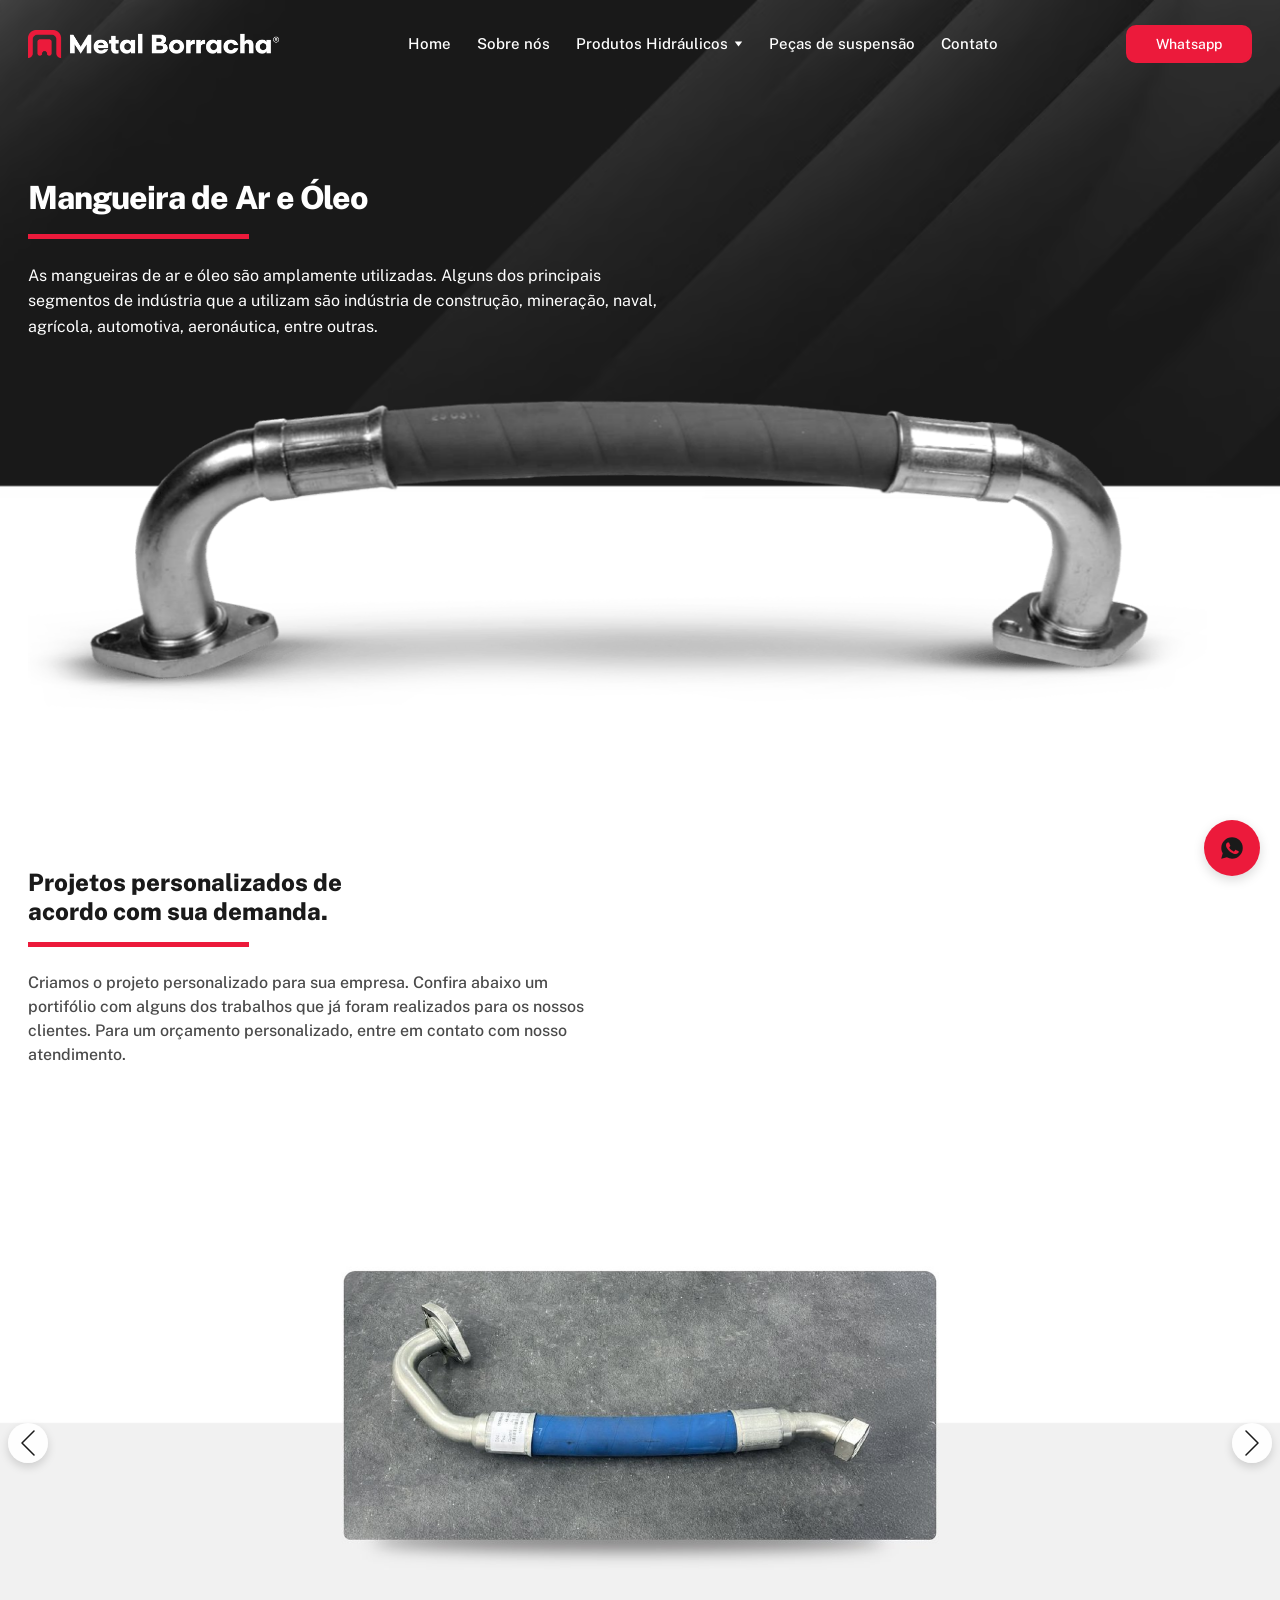
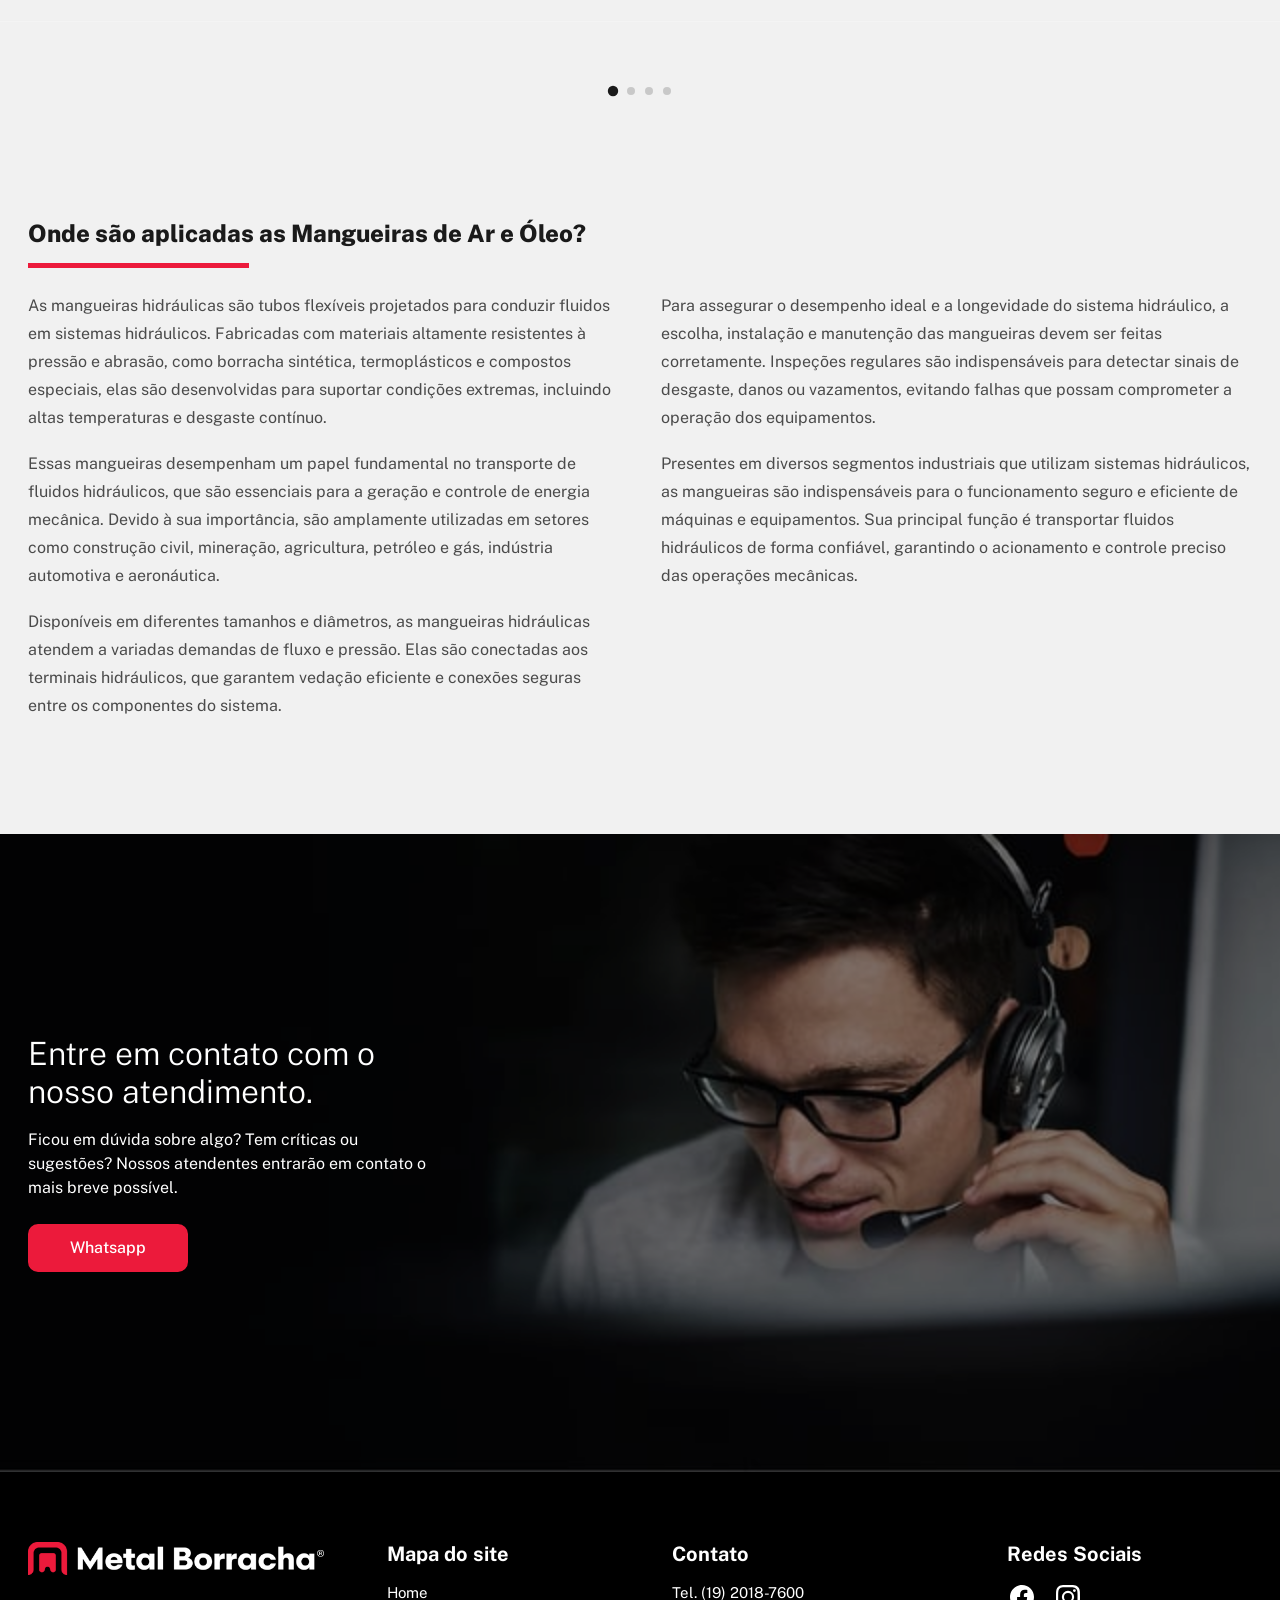
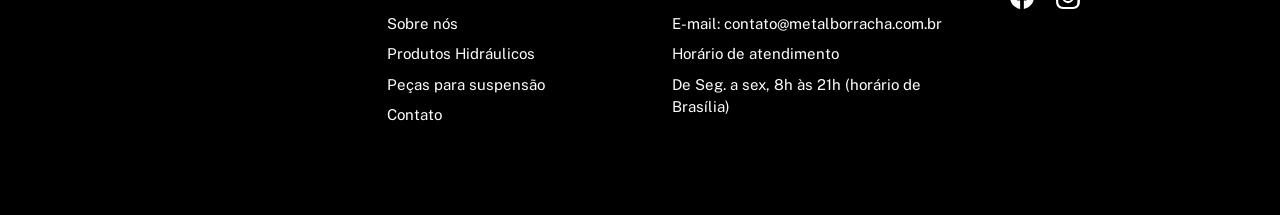
<file: mangueiras-de-ar-e-oleo.html>
<!DOCTYPE html>
<html lang="pt-BR">
<head>
<meta charset="UTF-8">
<meta name="viewport" content="width=device-width, initial-scale=1.0">
<title>Mangueira de Ar e Óleo - Metal Borracha</title>
<link rel="preconnect" href="https://fonts.googleapis.com">
<link rel="preconnect" href="https://fonts.gstatic.com" crossorigin>
<link href="https://fonts.googleapis.com/css2?family=Epilogue:wght@400;500;700;800&family=Public+Sans:wght@400;500;700&display=swap" rel="stylesheet">
<link rel="stylesheet" href="assets/css/styles.css">
</head>
<body>

<!-- ===== HEADER ===== -->
<header>
  <div class="container">
    <a href="index.html" class="logo">
      <img src="assets/img/logo-AMq1Vva3MNU4E9WD.png" alt="Metal Borracha">
    </a>

    <nav class="main-nav" id="mainNav">
      <ul>
        <li><a href="index.html">Home</a></li>
        <li><a href="sobre-nos.html">Sobre nós</a></li>
        <li class="dropdown">
          <a href="produtos-hidraulicos.html">Produtos Hidráulicos
            <svg class="caret" viewBox="0 0 10 7" xmlns="http://www.w3.org/2000/svg"><path d="M5 6.5L0.67 0.5L9.33 0.5L5 6.5Z"/></svg>
          </a>
          <ul class="dropdown-menu">
            <li><a href="conexoes-usinagem-como-terminais.html">Conexões/Usinagem como Terminais</a></li>
            <li><a href="mangueiras-de-ar-e-oleo.html" class="active">Mangueiras de Ar e Óleo</a></li>
            <li><a href="mangueiras-flexiveis-de-aco-inoxidavel.html">Mangueiras flexíveis de aço inoxidável</a></li>
            <li><a href="tubulacoes-dobradas-em-aco-carbono-e-aco-inox.html">Tubulações dobradas em aço carbono e aço inox</a></li>
          </ul>
        </li>
        <li><a href="pecas-de-suspensao.html">Peças de suspensão</a></li>
        <li><a href="contato.html">Contato</a></li>
      </ul>
    </nav>

    <div class="header-actions">
      <a href="contato.html" class="btn btn-primary whatsapp-btn">Whatsapp</a>
    </div>

    <button class="burger" id="burgerBtn" aria-label="Menu">
      <span></span><span></span><span></span>
    </button>
  </div>
</header>

<!-- ===== HERO ===== -->
<section class="hero conexoes-hero">
  <img class="hero-bg" src="assets/img/banner_produtos-m7V3qQrr6oHxan7e.avif" alt="Mangueira de Ar e Óleo">
  <div class="container">
    <div class="hero-content reveal">
      <h1>Mangueira de Ar e Óleo</h1>
      <div class="hero-divider"></div>
      <p>As mangueiras de ar e óleo são amplamente utilizadas. Alguns dos principais segmentos de indústria que a utilizam são indústria de construção, mineração, naval, agrícola, automotiva, aeronáutica, entre outras.</p>
    </div>

    <div class="hero-product-img reveal">
      <img src="assets/img/mangueira-A1aPoXgLkkhL74ez.png" alt="Mangueira de Ar e Óleo Metal Borracha">
    </div>
  </div>
</section>

<!-- ===== PROJETOS PERSONALIZADOS ===== -->
<section class="custom">
  <div class="container">
    <h2 class="reveal">Projetos personalizados de acordo com sua demanda.</h2>
    <div class="custom-divider reveal"></div>
    <p class="reveal">Criamos o projeto personalizado para sua empresa. Confira abaixo um portifólio com alguns dos trabalhos que já foram realizados para os nossos clientes. Para um orçamento personalizado, entre em contato com nosso atendimento.</p>
  </div>
</section>

<!-- ===== GALERIA / SLIDESHOW ===== -->
<section class="gallery">
  <div class="container">
    <div class="slideshow reveal" id="slideshow">
      <button class="slideshow-nav prev" aria-label="Anterior" id="prevBtn">
        <svg viewBox="0 0 14 26" fill="none" xmlns="http://www.w3.org/2000/svg" style="transform:scaleX(-1);"><path d="M1 25L13 13L1 1" stroke="#1a1a1a" stroke-width="1.5" stroke-linecap="round" stroke-linejoin="round"/></svg>
      </button>
      <div class="slideshow-track" id="slideTrack">
        <img class="active" src="assets/img/1_1-YrDW3p1Z1eCGanaX.jpg" alt="Mangueira de Ar e Óleo 1">
        <img src="assets/img/2_1-AMq12LaZ83Cl3aNW.jpg" alt="Mangueira de Ar e Óleo 2">
        <img src="assets/img/3_1-Yg2j7pL6aBuKve7j.jpg" alt="Mangueira de Ar e Óleo 3">
        <img src="assets/img/4_1-ALpe8xBg7QFQnZQg.jpg" alt="Mangueira de Ar e Óleo 4">
      </div>
      <button class="slideshow-nav next" aria-label="Próximo" id="nextBtn">
        <svg viewBox="0 0 14 26" fill="none" xmlns="http://www.w3.org/2000/svg"><path d="M1 25L13 13L1 1" stroke="#1a1a1a" stroke-width="1.5" stroke-linecap="round" stroke-linejoin="round"/></svg>
      </button>
      <div class="slideshow-dots" id="slideDots"></div>
    </div>
  </div>
</section>

<!-- ===== ONDE SÃO APLICADAS ===== -->
<section class="applications">
  <div class="container">
    <h2 class="reveal">Onde são aplicadas as Mangueiras de Ar e Óleo?</h2>
    <div class="applications-divider reveal"></div>
    <div class="applications-grid">
      <div class="reveal">
        <p>As mangueiras hidráulicas são tubos flexíveis projetados para conduzir fluidos em sistemas hidráulicos. Fabricadas com materiais altamente resistentes à pressão e abrasão, como borracha sintética, termoplásticos e compostos especiais, elas são desenvolvidas para suportar condições extremas, incluindo altas temperaturas e desgaste contínuo.</p>
        <p>Essas mangueiras desempenham um papel fundamental no transporte de fluidos hidráulicos, que são essenciais para a geração e controle de energia mecânica. Devido à sua importância, são amplamente utilizadas em setores como construção civil, mineração, agricultura, petróleo e gás, indústria automotiva e aeronáutica.</p>
        <p>Disponíveis em diferentes tamanhos e diâmetros, as mangueiras hidráulicas atendem a variadas demandas de fluxo e pressão. Elas são conectadas aos terminais hidráulicos, que garantem vedação eficiente e conexões seguras entre os componentes do sistema.</p>
      </div>
      <div class="reveal">
        <p>Para assegurar o desempenho ideal e a longevidade do sistema hidráulico, a escolha, instalação e manutenção das mangueiras devem ser feitas corretamente. Inspeções regulares são indispensáveis para detectar sinais de desgaste, danos ou vazamentos, evitando falhas que possam comprometer a operação dos equipamentos.</p>
        <p>Presentes em diversos segmentos industriais que utilizam sistemas hidráulicos, as mangueiras são indispensáveis para o funcionamento seguro e eficiente de máquinas e equipamentos. Sua principal função é transportar fluidos hidráulicos de forma confiável, garantindo o acionamento e controle preciso das operações mecânicas.</p>
      </div>
    </div>
  </div>
</section>

<!-- ===== CTA BANNER ===== -->
<section class="cta" id="contato">
  <img class="cta-bg" src="assets/img/banner_contato-m6LZqxNnVKhrOGvb.jpg" alt="Atendimento Metal Borracha">
  <div class="container">
    <div class="cta-text reveal">
      <h2>Entre em contato com o nosso atendimento.</h2>
      <p>Ficou em dúvida sobre algo? Tem críticas ou sugestões? Nossos atendentes entrarão em contato o mais breve possível.</p>
      <a href="#" class="btn btn-outline whatsapp-btn">Whatsapp</a>
    </div>
  </div>
</section>

<!-- ===== FOOTER ===== -->
<footer>
  <div class="container">
    <div class="footer-grid">
      <div>
        <a href="index.html" class="logo">
          <img src="assets/img/logo-AMq1Vva3MNU4E9WD.png" alt="Metal Borracha">
        </a>
      </div>

      <div>
        <h6>Mapa do site</h6>
        <a href="index.html">Home</a>
        <a href="sobre-nos.html">Sobre nós</a>
        <a href="produtos-hidraulicos.html">Produtos Hidráulicos</a>
        <a href="pecas-de-suspensao.html">Peças para suspensão</a>
        <a href="contato.html">Contato</a>
      </div>

      <div>
        <h6>Contato</h6>
        <p>Tel. (19) 2018-7600</p>
        <p>E-mail: <a href="mailto:contato@metalborracha.com.br" style="display:inline;">contato@metalborracha.com.br</a></p>
        <p>Horário de atendimento</p>
        <p>De Seg. a sex, 8h às 21h (horário de Brasília)</p>
      </div>

      <div>
        <h6>Redes Sociais</h6>
        <div class="socials">
          <a href="https://www.facebook.com/" target="_blank" rel="noopener" aria-label="Facebook">
            <svg viewBox="0 0 24 24" xmlns="http://www.w3.org/2000/svg"><path d="M24 12.07C24 5.44 18.63.07 12 .07S0 5.44 0 12.07c0 5.99 4.39 10.95 10.12 11.86v-8.39H7.08v-3.47h3.04V9.43c0-3.01 1.79-4.67 4.53-4.67 1.31 0 2.68.24 2.68.24v2.95h-1.51c-1.49 0-1.96.93-1.96 1.88v2.24h3.33l-.53 3.47h-2.8v8.39C19.61 23.02 24 18.06 24 12.07Z" fill="currentColor"/></svg>
          </a>
          <a href="https://www.instagram.com/" target="_blank" rel="noopener" aria-label="Instagram">
            <svg viewBox="0 0 24 24" xmlns="http://www.w3.org/2000/svg"><path d="M12 5.85a6.15 6.15 0 1 0 0 12.3 6.15 6.15 0 0 0 0-12.3Zm0 10.15a4 4 0 1 1 0-8 4 4 0 0 1 0 8Zm7.84-10.4a1.44 1.44 0 1 1-2.88 0 1.44 1.44 0 0 1 2.88 0ZM23.92 7.05c-.09-1.92-.53-3.62-1.94-5.03C20.57.62 18.87.18 16.95.09 14.97-.03 9.03-.03 7.05.09 5.13.18 3.43.62 2.02 2.02.62 3.43.18 5.13.08 7.05-.03 9.03-.03 14.97.08 16.95c.1 1.92.54 3.62 1.94 5.03 1.41 1.4 3.11 1.84 5.03 1.93 1.98.12 7.92.12 9.9 0 1.92-.09 3.62-.53 5.03-1.93 1.4-1.41 1.84-3.11 1.93-5.03.12-1.98.12-7.92 0-9.9ZM21.36 19.07a4.16 4.16 0 0 1-2.34 2.34c-1.62.64-5.46.49-7.02.49-1.56 0-5.4.14-6.98-.49a4.16 4.16 0 0 1-2.34-2.34c-.64-1.62-.49-5.46-.49-7.02 0-1.56-.14-5.4.49-6.98A4.16 4.16 0 0 1 4.68 2.65c1.62-.64 5.46-.49 7.02-.49 1.56 0 5.4-.14 6.98.49a4.16 4.16 0 0 1 2.34 2.34c.64 1.62.49 5.46.49 7.02 0 1.56.14 5.4-.49 6.98Z" fill="currentColor"/></svg>
          </a>
        </div>
      </div>
    </div>

  </div>
</footer>

<div class="whatsapp-bubble" aria-label="Whatsapp">
  <svg viewBox="0 0 24 24" xmlns="http://www.w3.org/2000/svg"><path d="M12.04 2C6.58 2 2.14 6.44 2.14 11.9c0 1.75.46 3.46 1.33 4.97L2.05 22l5.25-1.38a9.9 9.9 0 0 0 4.73 1.2h.01c5.46 0 9.9-4.44 9.9-9.9 0-2.64-1.03-5.13-2.9-7C17.16 3.03 14.67 2 12.04 2Zm5.79 14.14c-.24.68-1.4 1.31-1.93 1.36-.5.05-1 .24-3.4-.71-2.87-1.14-4.71-4.06-4.85-4.25-.14-.19-1.16-1.55-1.16-2.96 0-1.4.74-2.09 1-2.38.26-.28.57-.35.77-.35.19 0 .39 0 .55.01.18.01.42-.07.65.5.24.6.82 2.07.89 2.22.07.15.12.33.02.53-.09.19-.14.31-.28.48-.14.17-.3.38-.42.51-.14.15-.29.31-.13.6.17.29.75 1.23 1.6 1.99 1.1.98 2.03 1.29 2.32 1.43.29.15.46.13.63-.07.17-.2.72-.84.91-1.13.19-.29.38-.24.64-.14.27.09 1.7.8 1.99.94.29.15.48.22.55.35.07.13.07.75-.17 1.43Z" fill="currentColor"/></svg>
</div>
<script src="assets/js/main.js"></script>
</body>
</html>
</file>
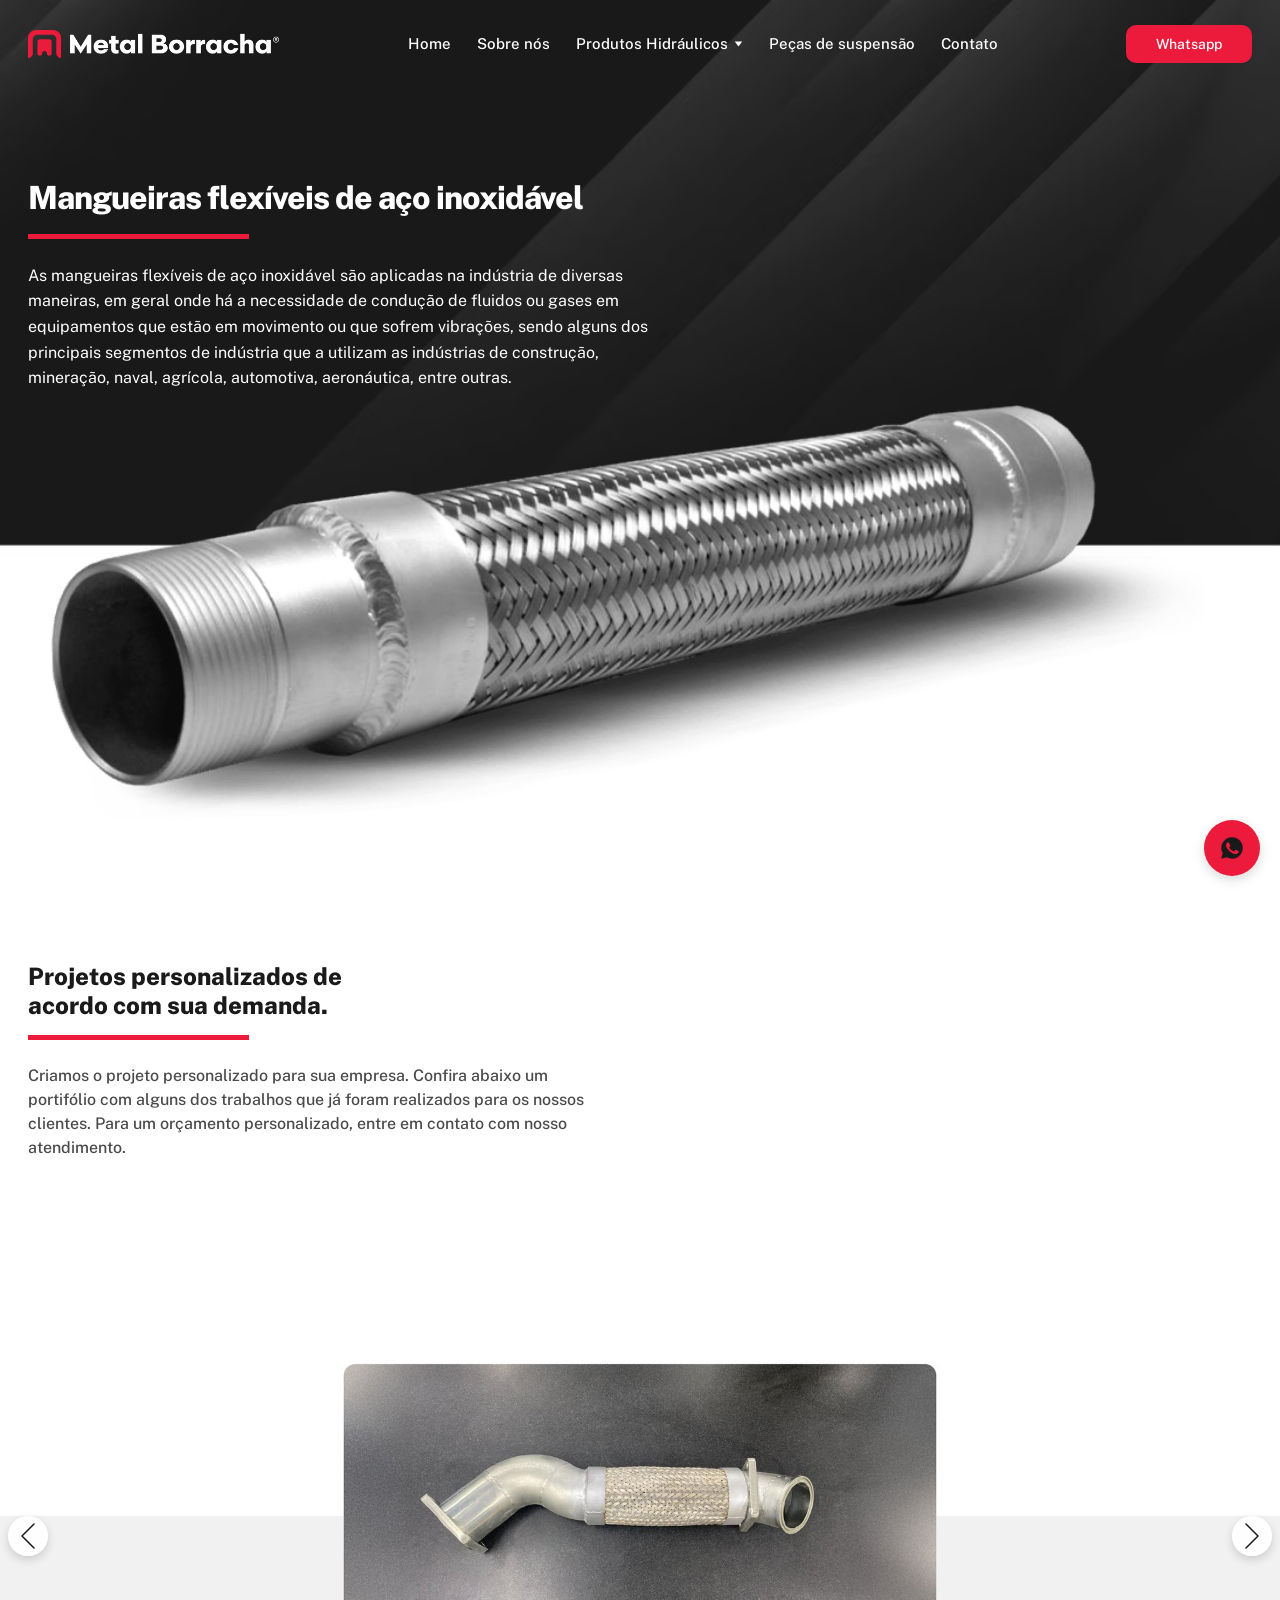
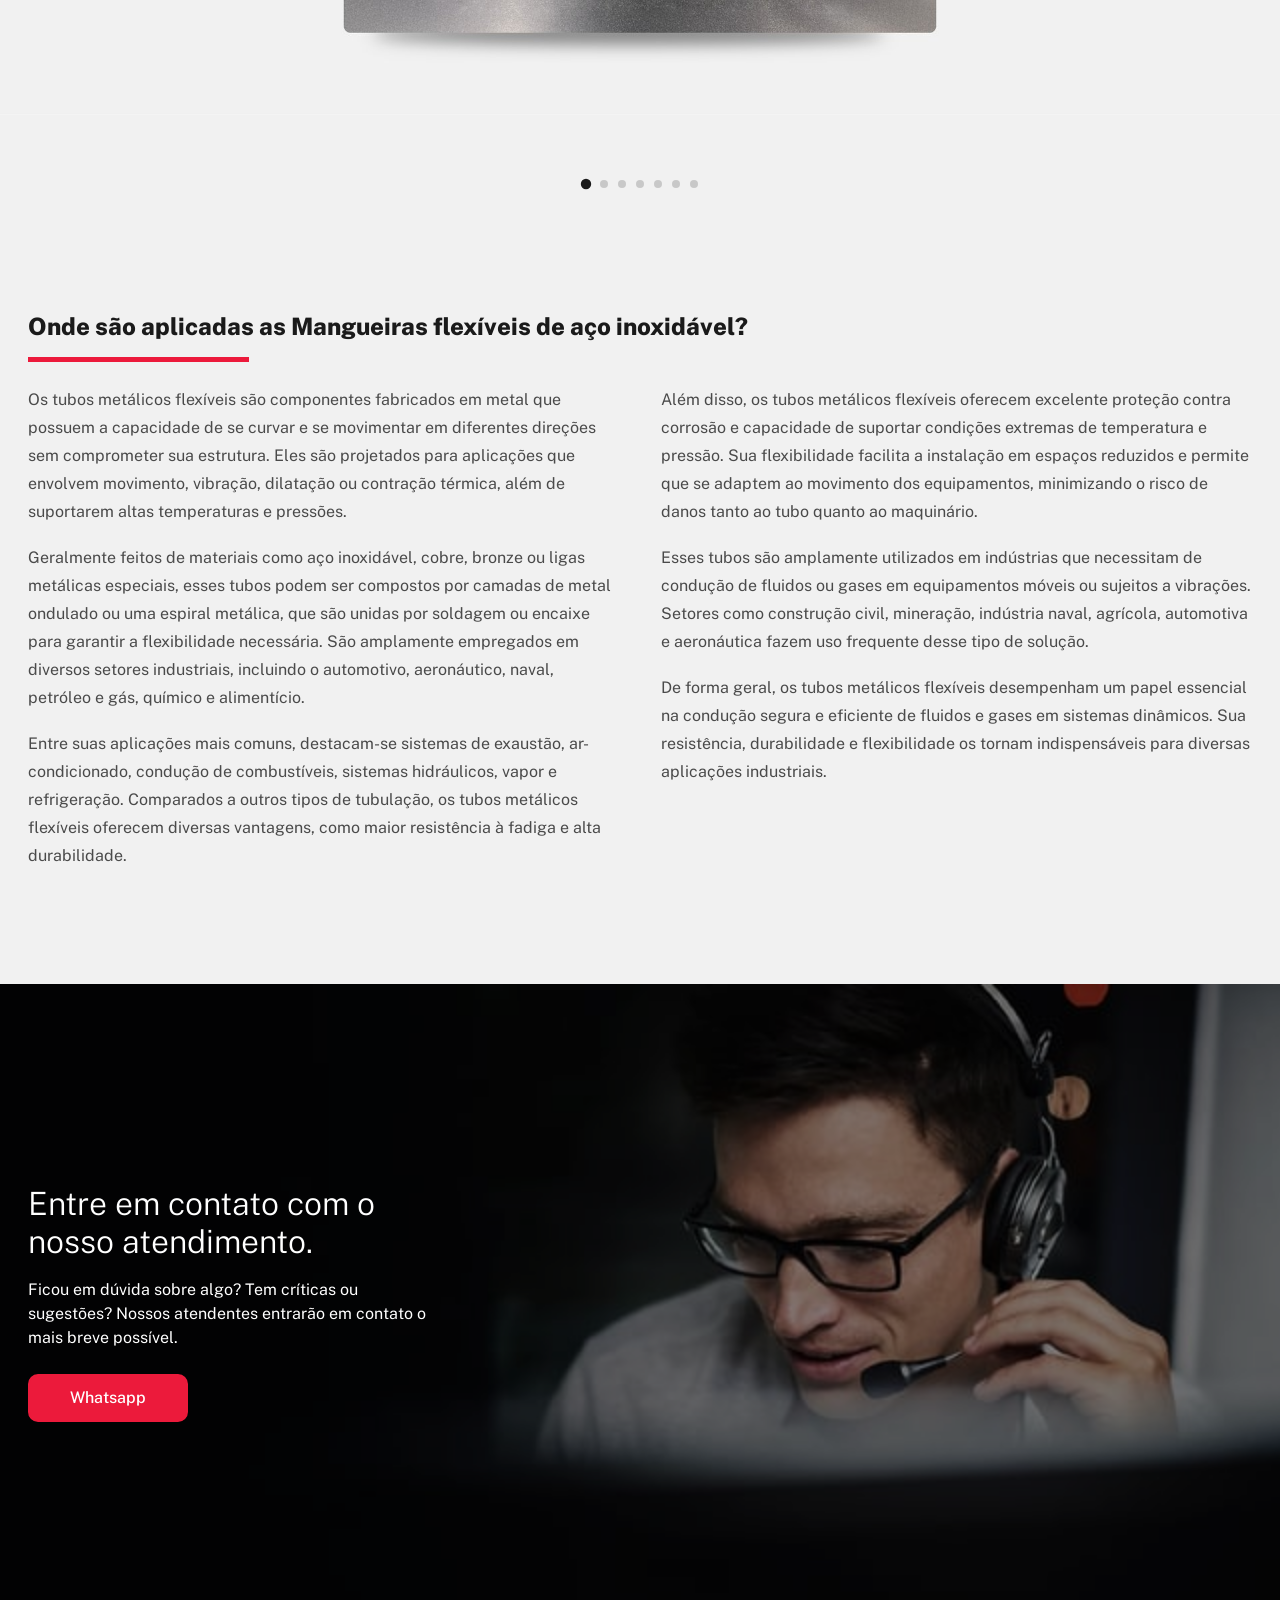
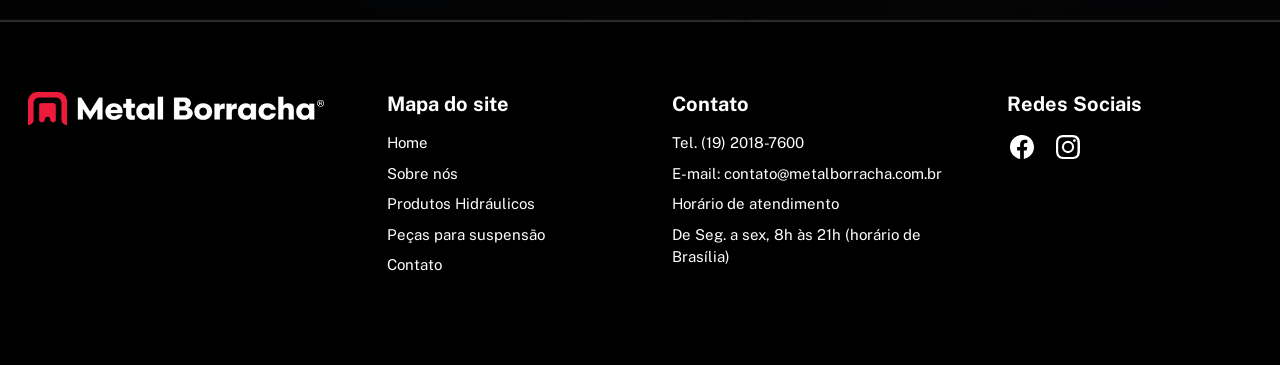
<file: mangueiras-flexiveis-de-aco-inoxidavel.html>
<!DOCTYPE html>
<html lang="pt-BR">
<head>
<meta charset="UTF-8">
<meta name="viewport" content="width=device-width, initial-scale=1.0">
<title>Mangueiras Flexíveis de Aço Inoxidável - Metal Borracha</title>
<link rel="preconnect" href="https://fonts.googleapis.com">
<link rel="preconnect" href="https://fonts.gstatic.com" crossorigin>
<link href="https://fonts.googleapis.com/css2?family=Epilogue:wght@400;500;700;800&family=Public+Sans:wght@400;500;700&display=swap" rel="stylesheet">
<link rel="stylesheet" href="assets/css/styles.css">
</head>
<body>

<!-- ===== HEADER ===== -->
<header>
  <div class="container">
    <a href="index.html" class="logo">
      <img src="assets/img/logo-AMq1Vva3MNU4E9WD.png" alt="Metal Borracha">
    </a>

    <nav class="main-nav" id="mainNav">
      <ul>
        <li><a href="index.html">Home</a></li>
        <li><a href="sobre-nos.html">Sobre nós</a></li>
        <li class="dropdown">
          <a href="produtos-hidraulicos.html">Produtos Hidráulicos
            <svg class="caret" viewBox="0 0 10 7" xmlns="http://www.w3.org/2000/svg"><path d="M5 6.5L0.67 0.5L9.33 0.5L5 6.5Z"/></svg>
          </a>
          <ul class="dropdown-menu">
            <li><a href="conexoes-usinagem-como-terminais.html">Conexões/Usinagem como Terminais</a></li>
            <li><a href="mangueiras-de-ar-e-oleo.html">Mangueiras de Ar e Óleo</a></li>
            <li><a href="mangueiras-flexiveis-de-aco-inoxidavel.html" class="active">Mangueiras flexíveis de aço inoxidável</a></li>
            <li><a href="tubulacoes-dobradas-em-aco-carbono-e-aco-inox.html">Tubulações dobradas em aço carbono e aço inox</a></li>
          </ul>
        </li>
        <li><a href="pecas-de-suspensao.html">Peças de suspensão</a></li>
        <li><a href="contato.html">Contato</a></li>
      </ul>
    </nav>

    <div class="header-actions">
      <a href="contato.html" class="btn btn-primary whatsapp-btn">Whatsapp</a>
    </div>

    <button class="burger" id="burgerBtn" aria-label="Menu">
      <span></span><span></span><span></span>
    </button>
  </div>
</header>

<!-- ===== HERO ===== -->
<section class="hero conexoes-hero">
  <img class="hero-bg" src="assets/img/banner_produtos-m7V3qQrr6oHxan7e.avif" alt="Mangueiras flexíveis de aço inoxidável">
  <div class="container">
    <div class="hero-content reveal">
      <h1>Mangueiras flexíveis de aço inoxidável</h1>
      <div class="hero-divider"></div>
      <p>As mangueiras flexíveis de aço inoxidável são aplicadas na indústria de diversas maneiras, em geral onde há a necessidade de condução de fluidos ou gases em equipamentos que estão em movimento ou que sofrem vibrações, sendo alguns dos principais segmentos de indústria que a utilizam as indústrias de construção, mineração, naval, agrícola, automotiva, aeronáutica, entre outras.</p>
    </div>

    <div class="hero-product-img reveal">
      <img src="assets/img/mangueira_flexivel-YX4lW79wEOup9xjD.png" alt="Mangueira Flexível de Aço Inoxidável Metal Borracha">
    </div>
  </div>
</section>

<!-- ===== PROJETOS PERSONALIZADOS ===== -->
<section class="custom">
  <div class="container">
    <h2 class="reveal">Projetos personalizados de acordo com sua demanda.</h2>
    <div class="custom-divider reveal"></div>
    <p class="reveal">Criamos o projeto personalizado para sua empresa. Confira abaixo um portifólio com alguns dos trabalhos que já foram realizados para os nossos clientes. Para um orçamento personalizado, entre em contato com nosso atendimento.</p>
  </div>
</section>

<!-- ===== GALERIA / SLIDESHOW ===== -->
<section class="gallery">
  <div class="container">
    <div class="slideshow reveal" id="slideshow">
      <button class="slideshow-nav prev" aria-label="Anterior" id="prevBtn">
        <svg viewBox="0 0 14 26" fill="none" xmlns="http://www.w3.org/2000/svg" style="transform:scaleX(-1);"><path d="M1 25L13 13L1 1" stroke="#1a1a1a" stroke-width="1.5" stroke-linecap="round" stroke-linejoin="round"/></svg>
      </button>
      <div class="slideshow-track" id="slideTrack">
        <img class="active" src="assets/img/1_1-Yan17pMjNnhkVkew.jpg" alt="Mangueira Flexível de Aço Inoxidável 1">
        <img src="assets/img/2_1-A1aPevQaaDsVy246.jpg" alt="Mangueira Flexível de Aço Inoxidável 2">
        <img src="assets/img/3_1-m7V32JMVzDsb2DWW.jpg" alt="Mangueira Flexível de Aço Inoxidável 3">
        <img src="assets/img/4_1-mxB4zplkPpC8V3KD.jpg" alt="Mangueira Flexível de Aço Inoxidável 4">
        <img src="assets/img/5_1-AR0Lev7qrWtyen0B.jpg" alt="Mangueira Flexível de Aço Inoxidável 5">
        <img src="assets/img/6_1-YNqBDjpqLrCnWKO9.jpg" alt="Mangueira Flexível de Aço Inoxidável 6">
        <img src="assets/img/7_1-m7V32JMVZ1Fp87V3.jpg" alt="Mangueira Flexível de Aço Inoxidável 7">
      </div>
      <button class="slideshow-nav next" aria-label="Próximo" id="nextBtn">
        <svg viewBox="0 0 14 26" fill="none" xmlns="http://www.w3.org/2000/svg"><path d="M1 25L13 13L1 1" stroke="#1a1a1a" stroke-width="1.5" stroke-linecap="round" stroke-linejoin="round"/></svg>
      </button>
      <div class="slideshow-dots" id="slideDots"></div>
    </div>
  </div>
</section>

<!-- ===== ONDE SÃO APLICADAS ===== -->
<section class="applications">
  <div class="container">
    <h2 class="reveal">Onde são aplicadas as Mangueiras flexíveis de aço inoxidável?</h2>
    <div class="applications-divider reveal"></div>
    <div class="applications-grid">
      <div class="reveal">
        <p>Os tubos metálicos flexíveis são componentes fabricados em metal que possuem a capacidade de se curvar e se movimentar em diferentes direções sem comprometer sua estrutura. Eles são projetados para aplicações que envolvem movimento, vibração, dilatação ou contração térmica, além de suportarem altas temperaturas e pressões.</p>
        <p>Geralmente feitos de materiais como aço inoxidável, cobre, bronze ou ligas metálicas especiais, esses tubos podem ser compostos por camadas de metal ondulado ou uma espiral metálica, que são unidas por soldagem ou encaixe para garantir a flexibilidade necessária. São amplamente empregados em diversos setores industriais, incluindo o automotivo, aeronáutico, naval, petróleo e gás, químico e alimentício.</p>
        <p>Entre suas aplicações mais comuns, destacam-se sistemas de exaustão, ar-condicionado, condução de combustíveis, sistemas hidráulicos, vapor e refrigeração. Comparados a outros tipos de tubulação, os tubos metálicos flexíveis oferecem diversas vantagens, como maior resistência à fadiga e alta durabilidade.</p>
      </div>
      <div class="reveal">
        <p>Além disso, os tubos metálicos flexíveis oferecem excelente proteção contra corrosão e capacidade de suportar condições extremas de temperatura e pressão. Sua flexibilidade facilita a instalação em espaços reduzidos e permite que se adaptem ao movimento dos equipamentos, minimizando o risco de danos tanto ao tubo quanto ao maquinário.</p>
        <p>Esses tubos são amplamente utilizados em indústrias que necessitam de condução de fluidos ou gases em equipamentos móveis ou sujeitos a vibrações. Setores como construção civil, mineração, indústria naval, agrícola, automotiva e aeronáutica fazem uso frequente desse tipo de solução.</p>
        <p>De forma geral, os tubos metálicos flexíveis desempenham um papel essencial na condução segura e eficiente de fluidos e gases em sistemas dinâmicos. Sua resistência, durabilidade e flexibilidade os tornam indispensáveis para diversas aplicações industriais.</p>
      </div>
    </div>
  </div>
</section>

<!-- ===== CTA BANNER ===== -->
<section class="cta" id="contato">
  <img class="cta-bg" src="assets/img/banner_contato-m6LZqxNnVKhrOGvb.jpg" alt="Atendimento Metal Borracha">
  <div class="container">
    <div class="cta-text reveal">
      <h2>Entre em contato com o nosso atendimento.</h2>
      <p>Ficou em dúvida sobre algo? Tem críticas ou sugestões? Nossos atendentes entrarão em contato o mais breve possível.</p>
      <a href="#" class="btn btn-outline whatsapp-btn">Whatsapp</a>
    </div>
  </div>
</section>

<!-- ===== FOOTER ===== -->
<footer>
  <div class="container">
    <div class="footer-grid">
      <div>
        <a href="index.html" class="logo">
          <img src="assets/img/logo-AMq1Vva3MNU4E9WD.png" alt="Metal Borracha">
        </a>
      </div>

      <div>
        <h6>Mapa do site</h6>
        <a href="index.html">Home</a>
        <a href="sobre-nos.html">Sobre nós</a>
        <a href="produtos-hidraulicos.html">Produtos Hidráulicos</a>
        <a href="pecas-de-suspensao.html">Peças para suspensão</a>
        <a href="contato.html">Contato</a>
      </div>

      <div>
        <h6>Contato</h6>
        <p>Tel. (19) 2018-7600</p>
        <p>E-mail: <a href="mailto:contato@metalborracha.com.br" style="display:inline;">contato@metalborracha.com.br</a></p>
        <p>Horário de atendimento</p>
        <p>De Seg. a sex, 8h às 21h (horário de Brasília)</p>
      </div>

      <div>
        <h6>Redes Sociais</h6>
        <div class="socials">
          <a href="https://www.facebook.com/" target="_blank" rel="noopener" aria-label="Facebook">
            <svg viewBox="0 0 24 24" xmlns="http://www.w3.org/2000/svg"><path d="M24 12.07C24 5.44 18.63.07 12 .07S0 5.44 0 12.07c0 5.99 4.39 10.95 10.12 11.86v-8.39H7.08v-3.47h3.04V9.43c0-3.01 1.79-4.67 4.53-4.67 1.31 0 2.68.24 2.68.24v2.95h-1.51c-1.49 0-1.96.93-1.96 1.88v2.24h3.33l-.53 3.47h-2.8v8.39C19.61 23.02 24 18.06 24 12.07Z" fill="currentColor"/></svg>
          </a>
          <a href="https://www.instagram.com/" target="_blank" rel="noopener" aria-label="Instagram">
            <svg viewBox="0 0 24 24" xmlns="http://www.w3.org/2000/svg"><path d="M12 5.85a6.15 6.15 0 1 0 0 12.3 6.15 6.15 0 0 0 0-12.3Zm0 10.15a4 4 0 1 1 0-8 4 4 0 0 1 0 8Zm7.84-10.4a1.44 1.44 0 1 1-2.88 0 1.44 1.44 0 0 1 2.88 0ZM23.92 7.05c-.09-1.92-.53-3.62-1.94-5.03C20.57.62 18.87.18 16.95.09 14.97-.03 9.03-.03 7.05.09 5.13.18 3.43.62 2.02 2.02.62 3.43.18 5.13.08 7.05-.03 9.03-.03 14.97.08 16.95c.1 1.92.54 3.62 1.94 5.03 1.41 1.4 3.11 1.84 5.03 1.93 1.98.12 7.92.12 9.9 0 1.92-.09 3.62-.53 5.03-1.93 1.4-1.41 1.84-3.11 1.93-5.03.12-1.98.12-7.92 0-9.9ZM21.36 19.07a4.16 4.16 0 0 1-2.34 2.34c-1.62.64-5.46.49-7.02.49-1.56 0-5.4.14-6.98-.49a4.16 4.16 0 0 1-2.34-2.34c-.64-1.62-.49-5.46-.49-7.02 0-1.56-.14-5.4.49-6.98A4.16 4.16 0 0 1 4.68 2.65c1.62-.64 5.46-.49 7.02-.49 1.56 0 5.4-.14 6.98.49a4.16 4.16 0 0 1 2.34 2.34c.64 1.62.49 5.46.49 7.02 0 1.56.14 5.4-.49 6.98Z" fill="currentColor"/></svg>
          </a>
        </div>
      </div>
    </div>

  </div>
</footer>

<div class="whatsapp-bubble" aria-label="Whatsapp">
  <svg viewBox="0 0 24 24" xmlns="http://www.w3.org/2000/svg"><path d="M12.04 2C6.58 2 2.14 6.44 2.14 11.9c0 1.75.46 3.46 1.33 4.97L2.05 22l5.25-1.38a9.9 9.9 0 0 0 4.73 1.2h.01c5.46 0 9.9-4.44 9.9-9.9 0-2.64-1.03-5.13-2.9-7C17.16 3.03 14.67 2 12.04 2Zm5.79 14.14c-.24.68-1.4 1.31-1.93 1.36-.5.05-1 .24-3.4-.71-2.87-1.14-4.71-4.06-4.85-4.25-.14-.19-1.16-1.55-1.16-2.96 0-1.4.74-2.09 1-2.38.26-.28.57-.35.77-.35.19 0 .39 0 .55.01.18.01.42-.07.65.5.24.6.82 2.07.89 2.22.07.15.12.33.02.53-.09.19-.14.31-.28.48-.14.17-.3.38-.42.51-.14.15-.29.31-.13.6.17.29.75 1.23 1.6 1.99 1.1.98 2.03 1.29 2.32 1.43.29.15.46.13.63-.07.17-.2.72-.84.91-1.13.19-.29.38-.24.64-.14.27.09 1.7.8 1.99.94.29.15.48.22.55.35.07.13.07.75-.17 1.43Z" fill="currentColor"/></svg>
</div>
<script src="assets/js/main.js"></script>
</body>
</html>
</file>
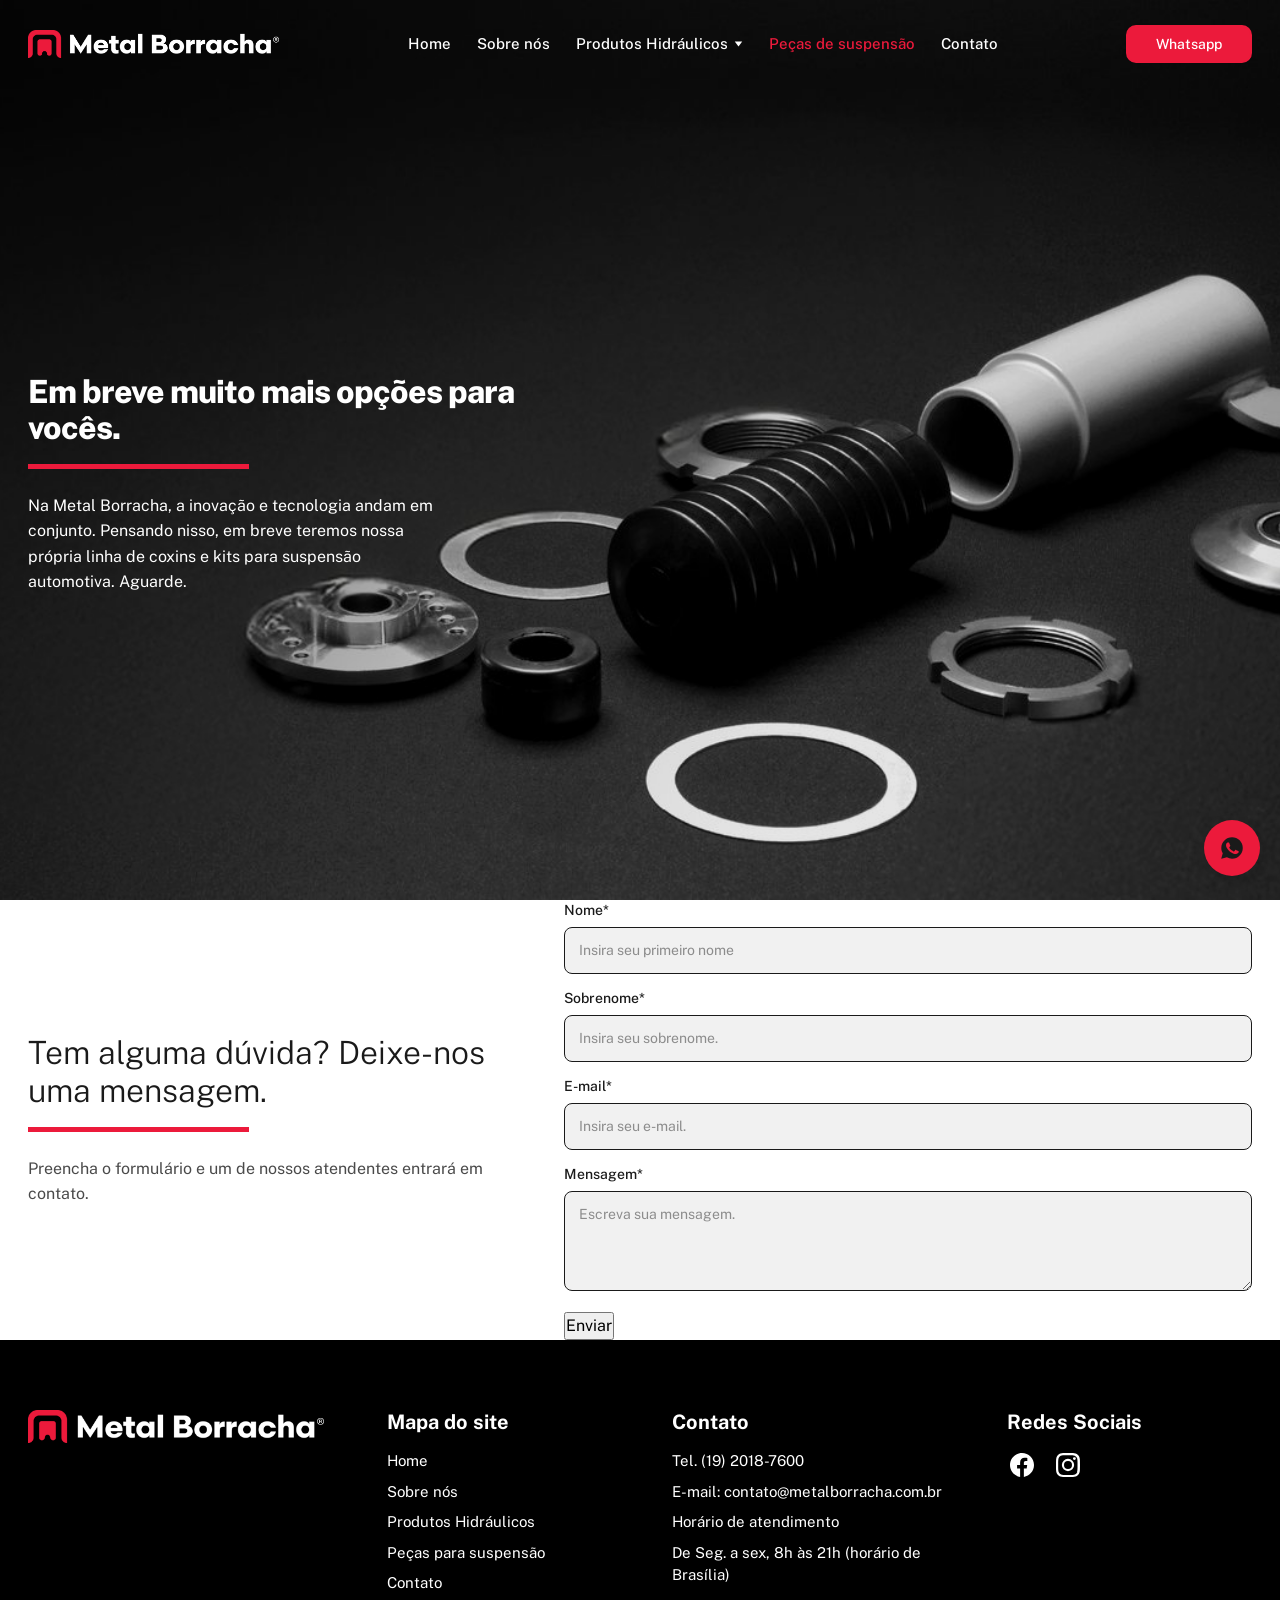
<file: pecas-de-suspensao.html>
<!DOCTYPE html>
<html lang="pt-BR">
<head>
<meta charset="UTF-8">
<meta name="viewport" content="width=device-width, initial-scale=1.0">
<title>Peças de Suspensão - Metal Borracha</title>
<link rel="preconnect" href="https://fonts.googleapis.com">
<link rel="preconnect" href="https://fonts.gstatic.com" crossorigin>
<link href="https://fonts.googleapis.com/css2?family=Epilogue:wght@400;500;700;800&family=Public+Sans:wght@400;500;700&display=swap" rel="stylesheet">
<link rel="stylesheet" href="assets/css/styles.css">
</head>
<body>

<!-- ===== HEADER ===== -->
<header>
  <div class="container">
    <a href="index.html" class="logo">
      <img src="assets/img/logo-AMq1Vva3MNU4E9WD.png" alt="Metal Borracha">
    </a>

    <nav class="main-nav" id="mainNav">
      <ul>
        <li><a href="index.html">Home</a></li>
        <li><a href="sobre-nos.html">Sobre nós</a></li>
        <li class="dropdown">
          <a href="produtos-hidraulicos.html">Produtos Hidráulicos
            <svg class="caret" viewBox="0 0 10 7" xmlns="http://www.w3.org/2000/svg"><path d="M5 6.5L0.67 0.5L9.33 0.5L5 6.5Z"/></svg>
          </a>
          <ul class="dropdown-menu">
            <li><a href="conexoes-usinagem-como-terminais.html">Conexões/Usinagem como Terminais</a></li>
            <li><a href="mangueiras-de-ar-e-oleo.html">Mangueiras de Ar e Óleo</a></li>
            <li><a href="mangueiras-flexiveis-de-aco-inoxidavel.html">Mangueiras flexíveis de aço inoxidável</a></li>
            <li><a href="tubulacoes-dobradas-em-aco-carbono-e-aco-inox.html">Tubulações dobradas em aço carbono e aço inox</a></li>
          </ul>
        </li>
        <li><a href="pecas-de-suspensao.html" class="active">Peças de suspensão</a></li>
        <li><a href="contato.html">Contato</a></li>
      </ul>
    </nav>

    <div class="header-actions">
      <a href="contato.html" class="btn btn-primary whatsapp-btn">Whatsapp</a>
    </div>

    <button class="burger" id="burgerBtn" aria-label="Menu">
      <span></span><span></span><span></span>
    </button>
  </div>
</header>

<!-- ===== HERO ===== -->
<section class="hero">
  <img class="hero-bg" src="assets/img/banner_suspensapso-AMq1V3ngpxHapWnw.jpg" alt="Peças de suspensão Metal Borracha">
  <div class="container">
    <div class="hero-content reveal">
      <h1>Em breve muito mais opções para vocês.</h1>
      <div class="hero-divider"></div>
      <p>Na Metal Borracha, a inovação e tecnologia andam em conjunto. Pensando nisso, em breve teremos nossa própria linha de coxins e kits para suspensão automotiva. Aguarde.</p>
    </div>
  </div>
</section>

<!-- ===== CONTACT FORM SECTION ===== -->
<section class="contact-section" id="contato">
  <div class="container">
    <div class="contact-wrap">
      <div class="contact-info reveal">
        <h2>Tem alguma dúvida? Deixe-nos uma mensagem.</h2>
        <div class="contact-divider"></div>
        <p>Preencha o formulário e um de nossos atendentes entrará em contato.</p>
      </div>

      <div class="contact-form-card reveal">
        <form id="contactForm">
          <div class="form-row">
            <label for="firstName">Nome*</label>
            <input type="text" id="firstName" name="firstName" placeholder="Insira seu primeiro nome" required>
          </div>
          <div class="form-row">
            <label for="lastName">Sobrenome*</label>
            <input type="text" id="lastName" name="lastName" placeholder="Insira seu sobrenome." required>
          </div>
          <div class="form-row">
            <label for="email">E-mail*</label>
            <input type="email" id="email" name="email" placeholder="Insira seu e-mail." required>
          </div>
          <div class="form-row">
            <label for="message">Mensagem*</label>
            <textarea id="message" name="message" placeholder="Escreva sua mensagem." required></textarea>
          </div>
          <div class="form-submit">
            <button type="submit">Enviar</button>
          </div>
        </form>
      </div>
    </div>
  </div>
</section>

<!-- ===== FOOTER ===== -->
<footer>
  <div class="container">
    <div class="footer-grid">
      <div>
        <a href="index.html" class="logo">
          <img src="assets/img/logo-AMq1Vva3MNU4E9WD.png" alt="Metal Borracha">
        </a>
      </div>

      <div>
        <h6>Mapa do site</h6>
        <a href="index.html">Home</a>
        <a href="sobre-nos.html">Sobre nós</a>
        <a href="produtos-hidraulicos.html">Produtos Hidráulicos</a>
        <a href="pecas-de-suspensao.html">Peças para suspensão</a>
        <a href="contato.html">Contato</a>
      </div>

      <div>
        <h6>Contato</h6>
        <p>Tel. (19) 2018-7600</p>
        <p>E-mail: <a href="mailto:contato@metalborracha.com.br" style="display:inline;">contato@metalborracha.com.br</a></p>
        <p>Horário de atendimento</p>
        <p>De Seg. a sex, 8h às 21h (horário de Brasília)</p>
      </div>

      <div>
        <h6>Redes Sociais</h6>
        <div class="socials">
          <a href="https://www.facebook.com/" target="_blank" rel="noopener" aria-label="Facebook">
            <svg viewBox="0 0 24 24" xmlns="http://www.w3.org/2000/svg"><path d="M24 12.07C24 5.44 18.63.07 12 .07S0 5.44 0 12.07c0 5.99 4.39 10.95 10.12 11.86v-8.39H7.08v-3.47h3.04V9.43c0-3.01 1.79-4.67 4.53-4.67 1.31 0 2.68.24 2.68.24v2.95h-1.51c-1.49 0-1.96.93-1.96 1.88v2.24h3.33l-.53 3.47h-2.8v8.39C19.61 23.02 24 18.06 24 12.07Z" fill="currentColor"/></svg>
          </a>
          <a href="https://www.instagram.com/" target="_blank" rel="noopener" aria-label="Instagram">
            <svg viewBox="0 0 24 24" xmlns="http://www.w3.org/2000/svg"><path d="M12 5.85a6.15 6.15 0 1 0 0 12.3 6.15 6.15 0 0 0 0-12.3Zm0 10.15a4 4 0 1 1 0-8 4 4 0 0 1 0 8Zm7.84-10.4a1.44 1.44 0 1 1-2.88 0 1.44 1.44 0 0 1 2.88 0ZM23.92 7.05c-.09-1.92-.53-3.62-1.94-5.03C20.57.62 18.87.18 16.95.09 14.97-.03 9.03-.03 7.05.09 5.13.18 3.43.62 2.02 2.02.62 3.43.18 5.13.08 7.05-.03 9.03-.03 14.97.08 16.95c.1 1.92.54 3.62 1.94 5.03 1.41 1.4 3.11 1.84 5.03 1.93 1.98.12 7.92.12 9.9 0 1.92-.09 3.62-.53 5.03-1.93 1.4-1.41 1.84-3.11 1.93-5.03.12-1.98.12-7.92 0-9.9ZM21.36 19.07a4.16 4.16 0 0 1-2.34 2.34c-1.62.64-5.46.49-7.02.49-1.56 0-5.4.14-6.98-.49a4.16 4.16 0 0 1-2.34-2.34c-.64-1.62-.49-5.46-.49-7.02 0-1.56-.14-5.4.49-6.98A4.16 4.16 0 0 1 4.68 2.65c1.62-.64 5.46-.49 7.02-.49 1.56 0 5.4-.14 6.98.49a4.16 4.16 0 0 1 2.34 2.34c.64 1.62.49 5.46.49 7.02 0 1.56.14 5.4-.49 6.98Z" fill="currentColor"/></svg>
          </a>
        </div>
      </div>
    </div>

  </div>
</footer>

<div class="whatsapp-bubble" aria-label="Whatsapp">
  <svg viewBox="0 0 24 24" xmlns="http://www.w3.org/2000/svg"><path d="M12.04 2C6.58 2 2.14 6.44 2.14 11.9c0 1.75.46 3.46 1.33 4.97L2.05 22l5.25-1.38a9.9 9.9 0 0 0 4.73 1.2h.01c5.46 0 9.9-4.44 9.9-9.9 0-2.64-1.03-5.13-2.9-7C17.16 3.03 14.67 2 12.04 2Zm5.79 14.14c-.24.68-1.4 1.31-1.93 1.36-.5.05-1 .24-3.4-.71-2.87-1.14-4.71-4.06-4.85-4.25-.14-.19-1.16-1.55-1.16-2.96 0-1.4.74-2.09 1-2.38.26-.28.57-.35.77-.35.19 0 .39 0 .55.01.18.01.42-.07.65.5.24.6.82 2.07.89 2.22.07.15.12.33.02.53-.09.19-.14.31-.28.48-.14.17-.3.38-.42.51-.14.15-.29.31-.13.6.17.29.75 1.23 1.6 1.99 1.1.98 2.03 1.29 2.32 1.43.29.15.46.13.63-.07.17-.2.72-.84.91-1.13.19-.29.38-.24.64-.14.27.09 1.7.8 1.99.94.29.15.48.22.55.35.07.13.07.75-.17 1.43Z" fill="currentColor"/></svg>
</div>
<script src="assets/js/main.js"></script>
</body>
</html>
</file>
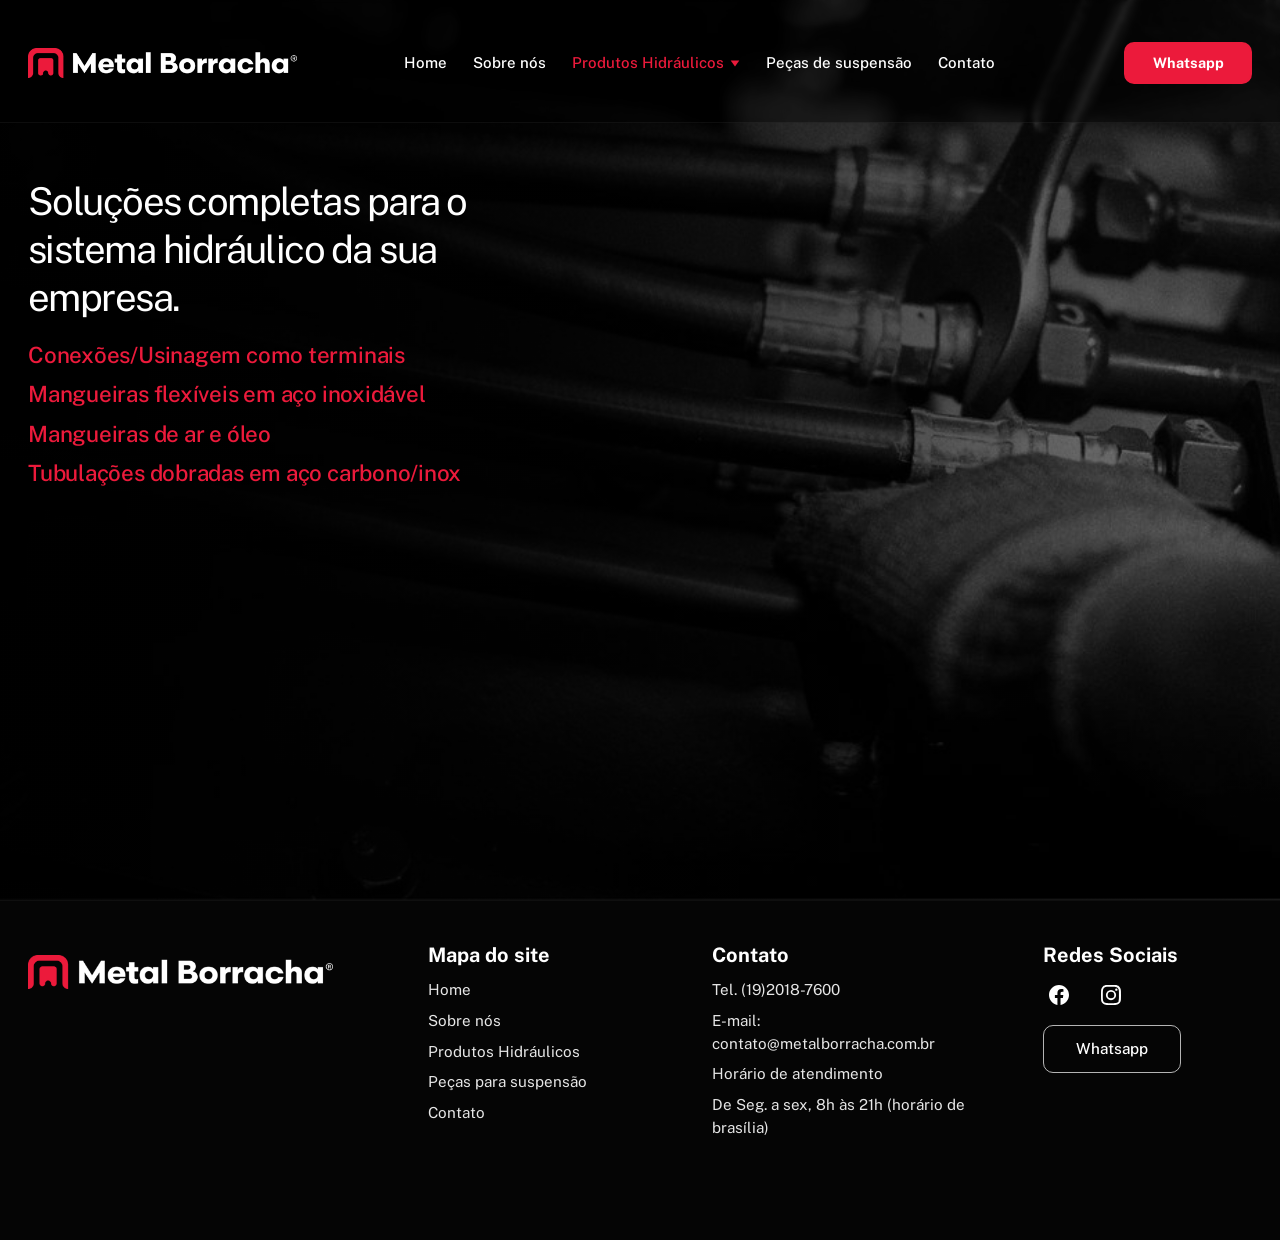
<file: produtos-hidraulicos.html>
<!DOCTYPE html>
<html lang="pt-BR">
<head>
  <meta charset="UTF-8">
  <meta name="viewport" content="width=device-width, initial-scale=1.0">
  <title>Produtos Hidráulicos | Metal Borracha</title>
  <meta name="description" content="Soluções completas para o sistema hidráulico da sua empresa.">
  <link rel="preconnect" href="https://fonts.googleapis.com">
  <link rel="preconnect" href="https://fonts.gstatic.com" crossorigin>
  <link href="https://fonts.googleapis.com/css2?family=Epilogue:wght@400;500;700;800&family=Public+Sans:wght@400;500;700&display=swap" rel="stylesheet">
  <link rel="stylesheet" href="assets/css/styles.css">
  <style>
    :root {
      --mb-red: #ec1a3b;
      --mb-red-strong: #d81234;
      --mb-black: #000000;
      --mb-dark: #0d0d0d;
      --mb-footer: #050505;
      --mb-text: #ffffff;
      --mb-muted: rgba(255,255,255,0.74);
      --mb-border: rgba(255,255,255,0.12);
    }

    body {
      background: var(--mb-black);
      color: var(--mb-text);
    }

    .produtos-landing {
      position: relative;
      min-height: 900px;
      overflow: hidden;
      background:
        linear-gradient(90deg, rgba(0,0,0,0.82) 0%, rgba(0,0,0,0.7) 20%, rgba(0,0,0,0.68) 45%, rgba(0,0,0,0.2) 100%),
        url('assets/img/banner_hidraulica-Y4LDl36pb6Slr1Ze.jpg') center/cover no-repeat;
    }

    .produtos-landing .container {
      position: relative;
      z-index: 1;
      padding-top: 150px;
      padding-bottom: 80px;
    }

    .products-hero {
      max-width: 520px;
      padding-top: 28px;
    }

    .products-hero h1 {
      margin: 0;
      font-size: clamp(2.3rem, 3vw, 3.2rem);
      line-height: 1.25;
      letter-spacing: -0.04em;
      color: #fff;
      font-weight: 400;
      font-family: 'Public Sans', sans-serif;
    }

    .product-links {
      display: flex;
      flex-direction: column;
      gap: 8px;
      margin-top: 18px;
      padding-left: 0;
      list-style: none;
    }

    .product-links a {
      display: inline-block;
      width: fit-content;
      color: var(--mb-red);
      font-size: clamp(1.15rem, 1.8vw, 1.4rem);
      line-height: 1.4;
      font-weight: 500;
      letter-spacing: -0.01em;
      transition: color 0.2s ease, opacity 0.2s ease;
    }

    .product-links a:hover,
    .product-links a:focus-visible {
      color: #ff3a5f;
    }

    .page-footer {
      background: var(--mb-footer);
      padding: 42px 0 52px;
      border-top: 1px solid rgba(255,255,255,0.04);
    }

    .page-footer .footer-grid {
      display: grid;
      grid-template-columns: 1.5fr 1fr 1.2fr 0.9fr;
      gap: 52px;
      align-items: start;
    }

    .page-footer .logo {
      display: inline-block;
      margin-top: 12px;
    }

    .page-footer .logo img {
      height: 34px;
      width: auto;
      filter: none;
    }

    .page-footer h6 {
      margin-bottom: 12px;
      color: #fff;
      font-size: 20px;
      font-weight: 700;
      font-family: 'Public Sans', sans-serif;
    }

    .page-footer p,
    .page-footer a {
      display: block;
      margin-bottom: 8px;
      color: rgba(255,255,255,0.9);
      font-size: 0.95rem;
      line-height: 1.5;
      font-weight: 400;
      font-family: 'Public Sans', sans-serif;
    }

    .page-footer a:hover {
      color: var(--mb-red);
    }

    .page-footer .socials {
      display: flex;
      align-items: center;
      gap: 20px;
      margin-top: 10px;
      margin-bottom: 14px;
    }

    .page-footer .socials a {
      display: inline-flex;
      align-items: center;
      justify-content: center;
      width: 32px;
      height: 32px;
      margin: 0;
      color: #fff;
      border-radius: 50%;
      transition: color 0.2s ease, background 0.2s ease;
    }

    .page-footer .socials a:hover {
      color: var(--mb-red);
      background: rgba(255,255,255,0.04);
    }

    .page-footer .socials svg {
      width: 20px;
      height: 20px;
      fill: currentColor;
    }

    .page-footer .footer-whatsapp {
      display: inline-flex;
      align-items: center;
      justify-content: center;
      min-width: 138px;
      min-height: 48px;
      padding: 0 18px;
      background: transparent;
      border: 1px solid rgba(255,255,255,0.7);
      border-radius: 10px;
      color: #fff;
      font-family: 'Public Sans', sans-serif;
      font-size: 0.95rem;
      font-weight: 500;
      transition: background 0.2s ease, border-color 0.2s ease, color 0.2s ease;
    }

    .page-footer .footer-whatsapp:hover {
      background: var(--mb-red);
      border-color: var(--mb-red);
      color: #fff;
    }

    .page-header {
      position: fixed;
      top: 0;
      left: 0;
      right: 0;
      z-index: 120;
      background: rgba(0,0,0,0.38);
      backdrop-filter: blur(2px);
      border-bottom: 1px solid rgba(255,255,255,0.05);
    }

    .page-header .container {
      display: flex;
      align-items: center;
      justify-content: space-between;
      min-height: 90px;
      gap: 16px;
    }

    .page-header .logo {
      display: inline-flex;
      align-items: center;
      min-width: 210px;
    }

    .page-header .logo img {
      height: 30px;
      width: auto;
    }

    .main-nav {
      display: flex;
      align-items: center;
      justify-content: center;
      flex: 1;
    }

    .main-nav ul {
      display: flex;
      align-items: center;
      gap: 26px;
      list-style: none;
      margin: 0;
      padding: 0;
    }

    .main-nav a {
      display: inline-flex;
      align-items: center;
      gap: 6px;
      color: #fff;
      font-size: 0.94rem;
      font-weight: 500;
      font-family: 'Public Sans', sans-serif;
      line-height: 1.2;
      transition: color 0.2s ease;
    }

    .main-nav a:hover,
    .main-nav a.active {
      color: var(--mb-red);
    }

    .dropdown {
      position: relative;
    }

    .dropdown-menu {
      position: absolute;
      top: calc(100% + 18px);
      left: 50%;
      min-width: 300px;
      padding: 10px 0;
      background: rgba(17,17,17,0.98);
      border: 1px solid rgba(255,255,255,0.07);
      border-radius: 8px;
      box-shadow: 0 18px 32px rgba(0,0,0,0.48);
      opacity: 0;
      visibility: hidden;
      transform: translateX(-50%) translateY(8px);
      transition: all 0.2s ease;
    }

    .dropdown:hover .dropdown-menu,
    .dropdown:focus-within .dropdown-menu {
      opacity: 1;
      visibility: visible;
      transform: translateX(-50%) translateY(0);
    }

    .dropdown-menu li {
      list-style: none;
    }

    .dropdown-menu a {
      display: block;
      padding: 10px 16px;
      white-space: nowrap;
      color: #fff;
      font-size: 0.9rem;
    }

    .dropdown-menu a:hover {
      background: rgba(255,255,255,0.04);
    }

    .caret {
      width: 10px;
      height: 7px;
      vertical-align: middle;
    }

    .caret path {
      fill: currentColor;
    }

    .header-actions {
      display: flex;
      align-items: center;
      justify-content: flex-end;
      min-width: 150px;
    }

    .whatsapp-btn {
      display: inline-flex;
      align-items: center;
      justify-content: center;
      min-width: 128px;
      min-height: 42px;
      padding: 0 20px;
      background: var(--mb-red);
      border: 1px solid var(--mb-red);
      border-radius: 10px;
      color: #fff;
      font-size: 0.9rem;
      font-family: 'Public Sans', sans-serif;
      font-weight: 700;
      transition: all 0.2s ease;
    }

    .whatsapp-btn:hover {
      background: var(--mb-red-strong);
      border-color: var(--mb-red-strong);
      color: #fff;
    }

    .burger {
      display: none;
    }

    @media (max-width: 980px) {
      .page-header .container {
        min-height: 74px;
      }

      .main-nav {
        position: absolute;
        top: 74px;
        left: 16px;
        right: 16px;
        display: none;
        background: rgba(0,0,0,0.9);
        border: 1px solid rgba(255,255,255,0.08);
        border-radius: 12px;
        padding: 18px 18px 12px;
      }

      .main-nav.open {
        display: block;
      }

      .main-nav ul {
        flex-direction: column;
        align-items: flex-start;
        gap: 16px;
      }

      .dropdown-menu {
        position: static;
        min-width: unset;
        margin-top: 12px;
        transform: none;
        opacity: 1;
        visibility: visible;
        display: none;
      }

      .dropdown.open .dropdown-menu {
        display: block;
      }

      .burger {
        display: flex;
        flex-direction: column;
        justify-content: center;
        gap: 5px;
        width: 42px;
        height: 42px;
        padding: 8px;
        background: transparent;
        border: none;
        cursor: pointer;
      }

      .burger span {
        display: block;
        width: 24px;
        height: 2px;
        background: #fff;
        border-radius: 999px;
      }

      .produtos-landing {
        min-height: 560px;
      }

      .produtos-landing .container {
        padding-top: 120px;
        padding-bottom: 60px;
      }

      .products-hero {
        max-width: 100%;
        padding-top: 0;
        text-align: center;
      }

      .products-hero h1 {
        font-size: clamp(2rem, 7vw, 2.8rem);
        line-height: 1.1;
      }

      .product-links {
        align-items: center;
        gap: 14px;
        margin-top: 22px;
      }

      .product-links li {
        width: 100%;
      }

      .product-links a {
        display: inline-flex;
        align-items: center;
        justify-content: center;
        width: min(100%, 290px);
        min-height: 50px;
        padding: 12px 18px;
        border-radius: 14px;
        background: var(--mb-red);
        color: #fff;
        text-align: center;
        font-size: 0.98rem;
        line-height: 1.3;
        box-shadow: 0 8px 18px rgba(236, 26, 59, 0.25);
      }

      .product-links a:hover,
      .product-links a:focus-visible {
        background: var(--mb-red-strong);
        color: #fff;
      }

      .page-footer .footer-grid {
        grid-template-columns: 1fr;
        gap: 28px;
      }
    }
  </style>
</head>
<body>
  <header class="page-header">
    <div class="container">
      <a href="index.html" class="logo" aria-label="Metal Borracha home">
        <img src="assets/img/logo-AMq1Vva3MNU4E9WD.png" alt="Metal Borracha logo">
      </a>

      <nav class="main-nav" id="mainNav" aria-label="Menu principal">
        <ul>
          <li><a href="index.html">Home</a></li>
          <li><a href="sobre-nos.html">Sobre nós</a></li>
          <li class="dropdown">
            <a href="produtos-hidraulicos.html" class="active">
              Produtos Hidráulicos
              <svg class="caret" viewBox="0 0 10 7" xmlns="http://www.w3.org/2000/svg" aria-hidden="true"><path d="M5 6.5L0.67 0.5L9.33 0.5L5 6.5Z"/></svg>
            </a>
            <ul class="dropdown-menu">
              <li><a href="conexoes-usinagem-como-terminais.html">Conexões/Usinagem como Terminais</a></li>
              <li><a href="mangueiras-de-ar-e-oleo.html">Mangueiras de Ar e Óleo</a></li>
              <li><a href="mangueiras-flexiveis-de-aco-inoxidavel.html">Mangueiras flexíveis de aço inoxidável</a></li>
              <li><a href="tubulacoes-dobradas-em-aco-carbono-e-aco-inox.html">Tubulações dobradas em aço carbono e aço inox</a></li>
            </ul>
          </li>
          <li><a href="pecas-de-suspensao.html">Peças de suspensão</a></li>
          <li><a href="contato.html">Contato</a></li>
        </ul>
      </nav>

      <div class="header-actions">
        <a href="contato.html" class="whatsapp-btn">Whatsapp</a>
      </div>

      <button class="burger" id="burgerBtn" aria-label="Abrir menu" aria-expanded="false">
        <span></span>
        <span></span>
        <span></span>
      </button>
    </div>
  </header>

  <main>
    <section class="produtos-landing" aria-label="Produtos Hidráulicos">
      <div class="container">
        <div class="products-hero">
          <h1>Soluções completas para o sistema hidráulico da sua empresa.</h1>

          <ul class="product-links">
            <li><a href="conexoes-usinagem-como-terminais.html">Conexões/Usinagem como terminais</a></li>
            <li><a href="mangueiras-flexiveis-de-aco-inoxidavel.html">Mangueiras flexíveis em aço inoxidável</a></li>
            <li><a href="mangueiras-de-ar-e-oleo.html">Mangueiras de ar e óleo</a></li>
            <li><a href="tubulacoes-dobradas-em-aco-carbono-e-aco-inox.html">Tubulações dobradas em aço carbono/inox</a></li>
          </ul>
        </div>
      </div>
    </section>
  </main>

  <footer class="page-footer">
    <div class="container">
      <div class="footer-grid">
        <div>
          <a href="index.html" class="logo" aria-label="Metal Borracha home">
            <img src="assets/img/logo-AMq1Vva3MNU4E9WD.png" alt="Metal Borracha logo">
          </a>
        </div>

        <div>
          <h6>Mapa do site</h6>
          <a href="index.html">Home</a>
          <a href="sobre-nos.html">Sobre nós</a>
          <a href="produtos-hidraulicos.html">Produtos Hidráulicos</a>
          <a href="pecas-de-suspensao.html">Peças para suspensão</a>
          <a href="contato.html">Contato</a>
        </div>

        <div>
          <h6>Contato</h6>
          <p>Tel. (19)2018-7600</p>
          <p>E-mail: <a href="mailto:contato@metalborracha.com.br">contato@metalborracha.com.br</a></p>
          <p>Horário de atendimento</p>
          <p>De Seg. a sex, 8h às 21h (horário de brasília)</p>
        </div>

        <div>
          <h6>Redes Sociais</h6>
          <div class="socials" aria-label="Redes sociais">
            <a href="https://www.facebook.com/" target="_blank" rel="noopener" aria-label="Facebook">
              <svg viewBox="0 0 24 24" xmlns="http://www.w3.org/2000/svg" aria-hidden="true"><path d="M24 12.07C24 5.44 18.63.07 12 .07S0 5.44 0 12.07c0 5.99 4.39 10.95 10.12 11.86v-8.39H7.08v-3.47h3.04V9.43c0-3.01 1.79-4.67 4.53-4.67 1.31 0 2.68.24 2.68.24v2.95h-1.51c-1.49 0-1.96.93-1.96 1.88v2.24h3.33l-.53 3.47h-2.8v8.39C19.61 23.02 24 18.06 24 12.07Z" fill="currentColor"/></svg>
            </a>
            <a href="https://www.instagram.com/" target="_blank" rel="noopener" aria-label="Instagram">
              <svg viewBox="0 0 24 24" xmlns="http://www.w3.org/2000/svg" aria-hidden="true"><path d="M12 5.85a6.15 6.15 0 1 0 0 12.3 6.15 6.15 0 0 0 0-12.3Zm0 10.15a4 4 0 1 1 0-8 4 4 0 0 1 0 8Zm7.84-10.4a1.44 1.44 0 1 1-2.88 0 1.44 1.44 0 0 1 2.88 0ZM23.92 7.05c-.09-1.92-.53-3.62-1.94-5.03C20.57.62 18.87.18 16.95.09 14.97-.03 9.03-.03 7.05.09 5.13.18 3.43.62 2.02 2.02.62 3.43.18 5.13.08 7.05-.03 9.03-.03 14.97.08 16.95c.1 1.92.54 3.62 1.94 5.03 1.41 1.4 3.11 1.84 5.03 1.93 1.98.12 7.92.12 9.9 0 1.92-.09 3.62-.53 5.03-1.93 1.4-1.41 1.84-3.11 1.93-5.03.12-1.98.12-7.92 0-9.9ZM21.36 19.07a4.16 4.16 0 0 1-2.34 2.34c-1.62.64-5.46.49-7.02.49-1.56 0-5.4.14-6.98-.49a4.16 4.16 0 0 1-2.34-2.34c-.64-1.62-.49-5.46-.49-7.02 0-1.56-.14-5.4.49-6.98A4.16 4.16 0 0 1 4.68 2.65c1.62-.64 5.46-.49 7.02-.49 1.56 0 5.4-.14 6.98.49a4.16 4.16 0 0 1 2.34 2.34c.64 1.62.49 5.46.49 7.02 0 1.56.14 5.4-.49 6.98Z" fill="currentColor"/></svg>
            </a>
          </div>
          <a href="contato.html" class="footer-whatsapp">Whatsapp</a>
        </div>
      </div>
    </div>
  </footer>

  <script>
    const burgerBtn = document.getElementById('burgerBtn');
    const mainNav = document.getElementById('mainNav');

    burgerBtn?.addEventListener('click', () => {
      const isOpen = mainNav.classList.toggle('open');
      burgerBtn.setAttribute('aria-expanded', String(isOpen));
    });

    document.querySelectorAll('.dropdown > a').forEach((trigger) => {
      trigger.addEventListener('click', (event) => {
        if (window.innerWidth <= 980) {
          event.preventDefault();
          const parent = trigger.parentElement;
          parent.classList.toggle('open');
        }
      });
    });
  </script>
</body>
</html>
</file>
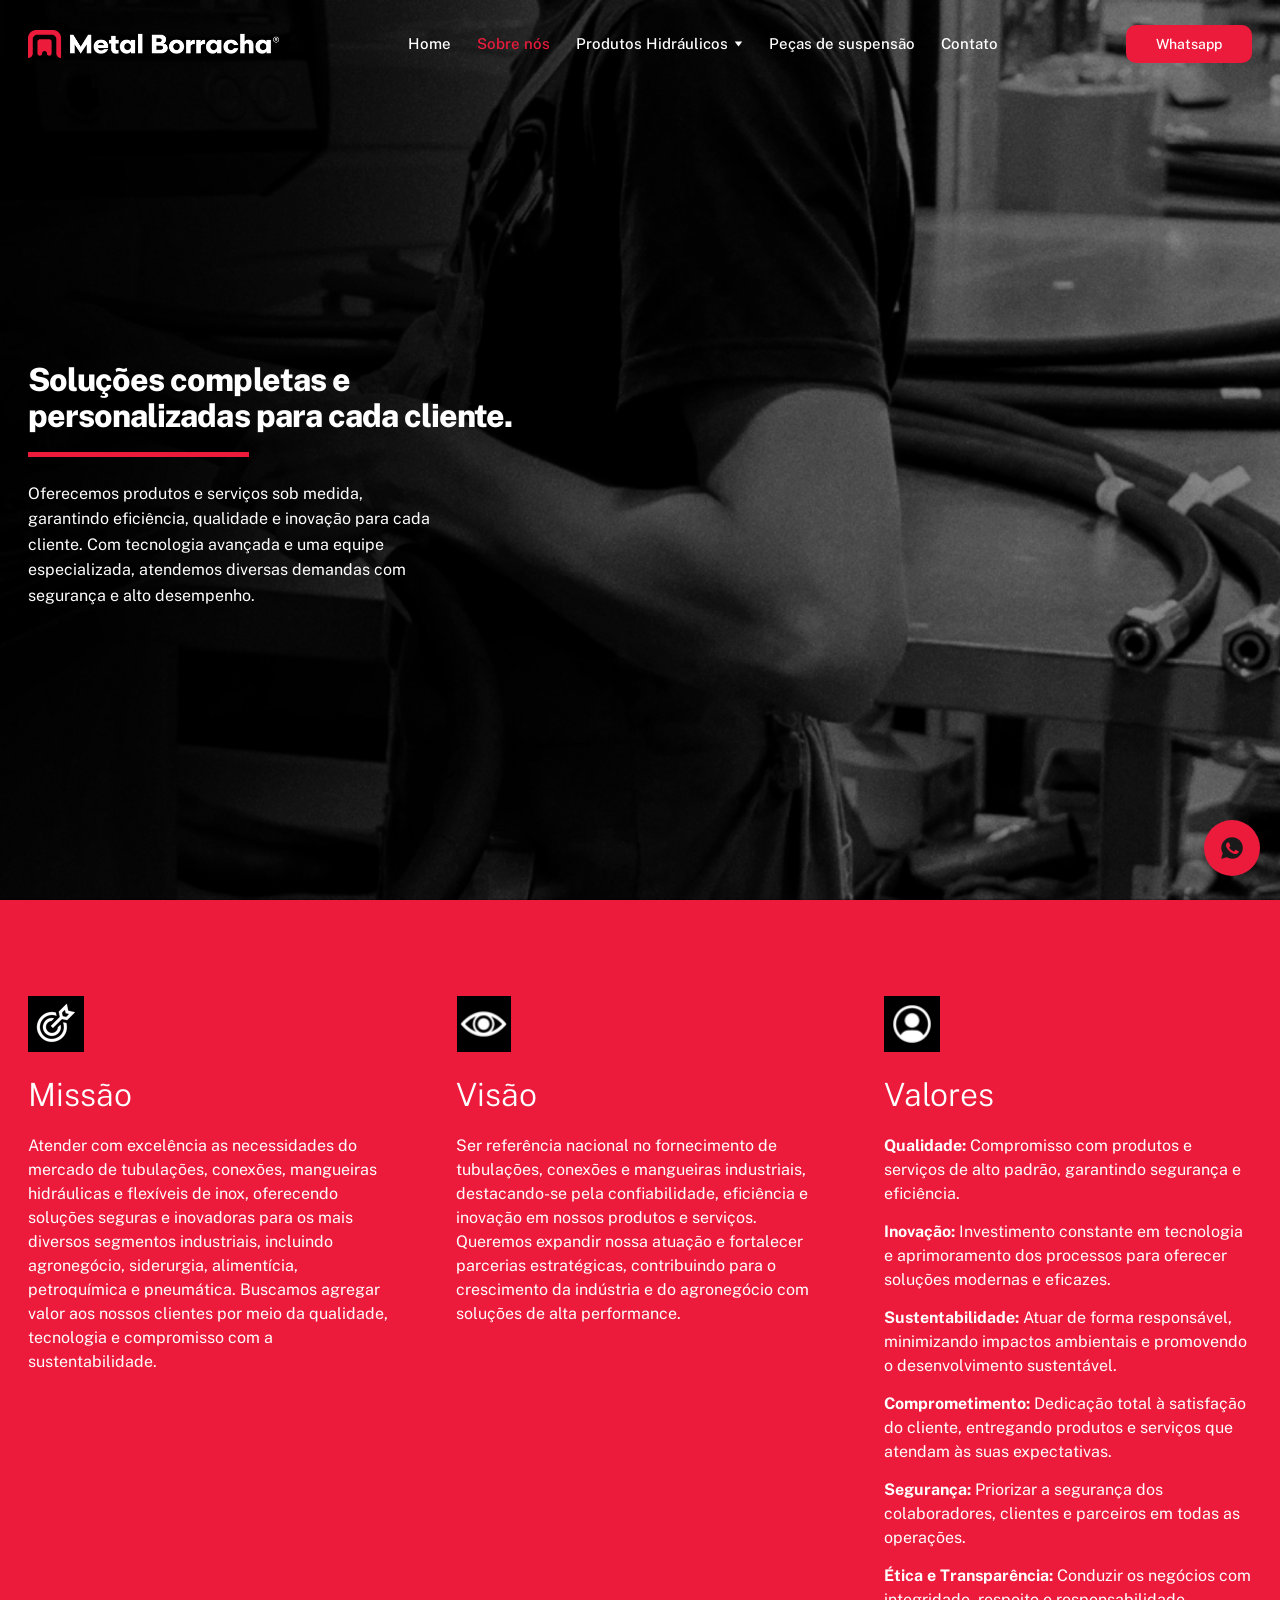
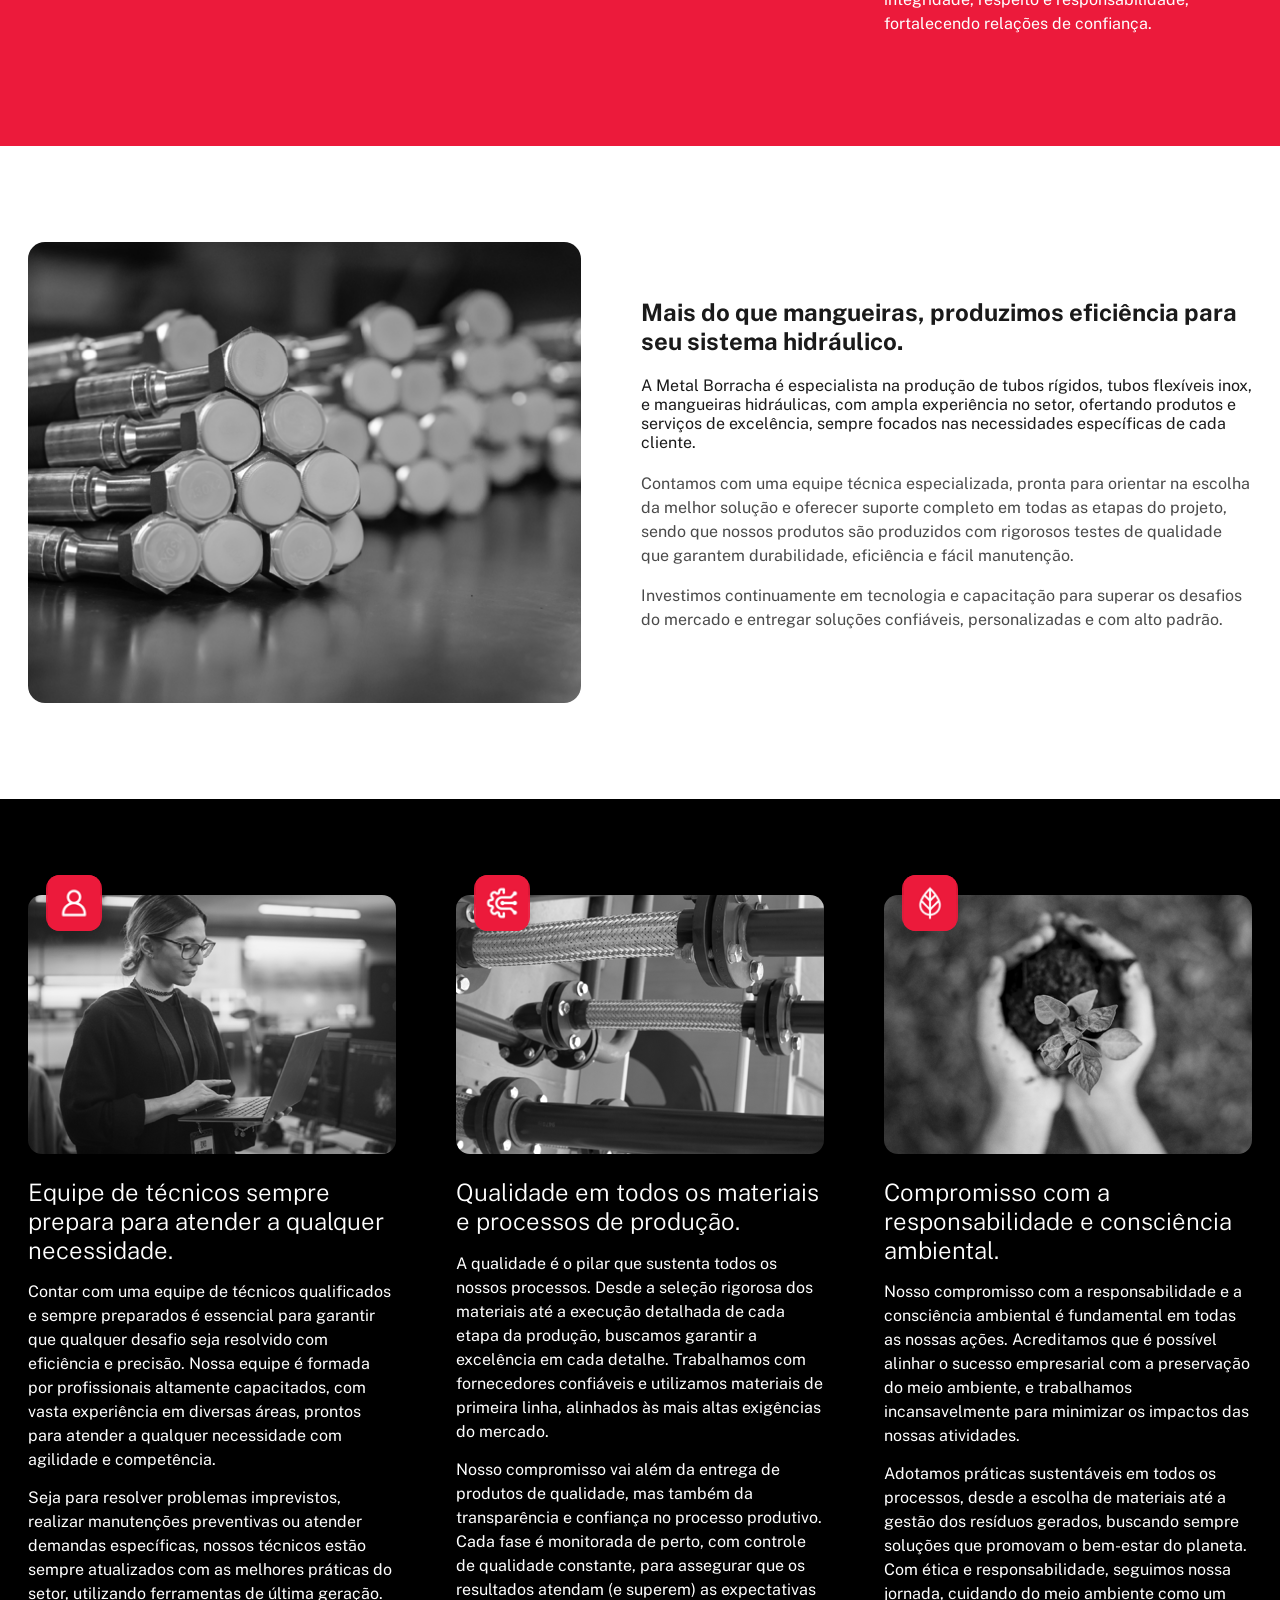
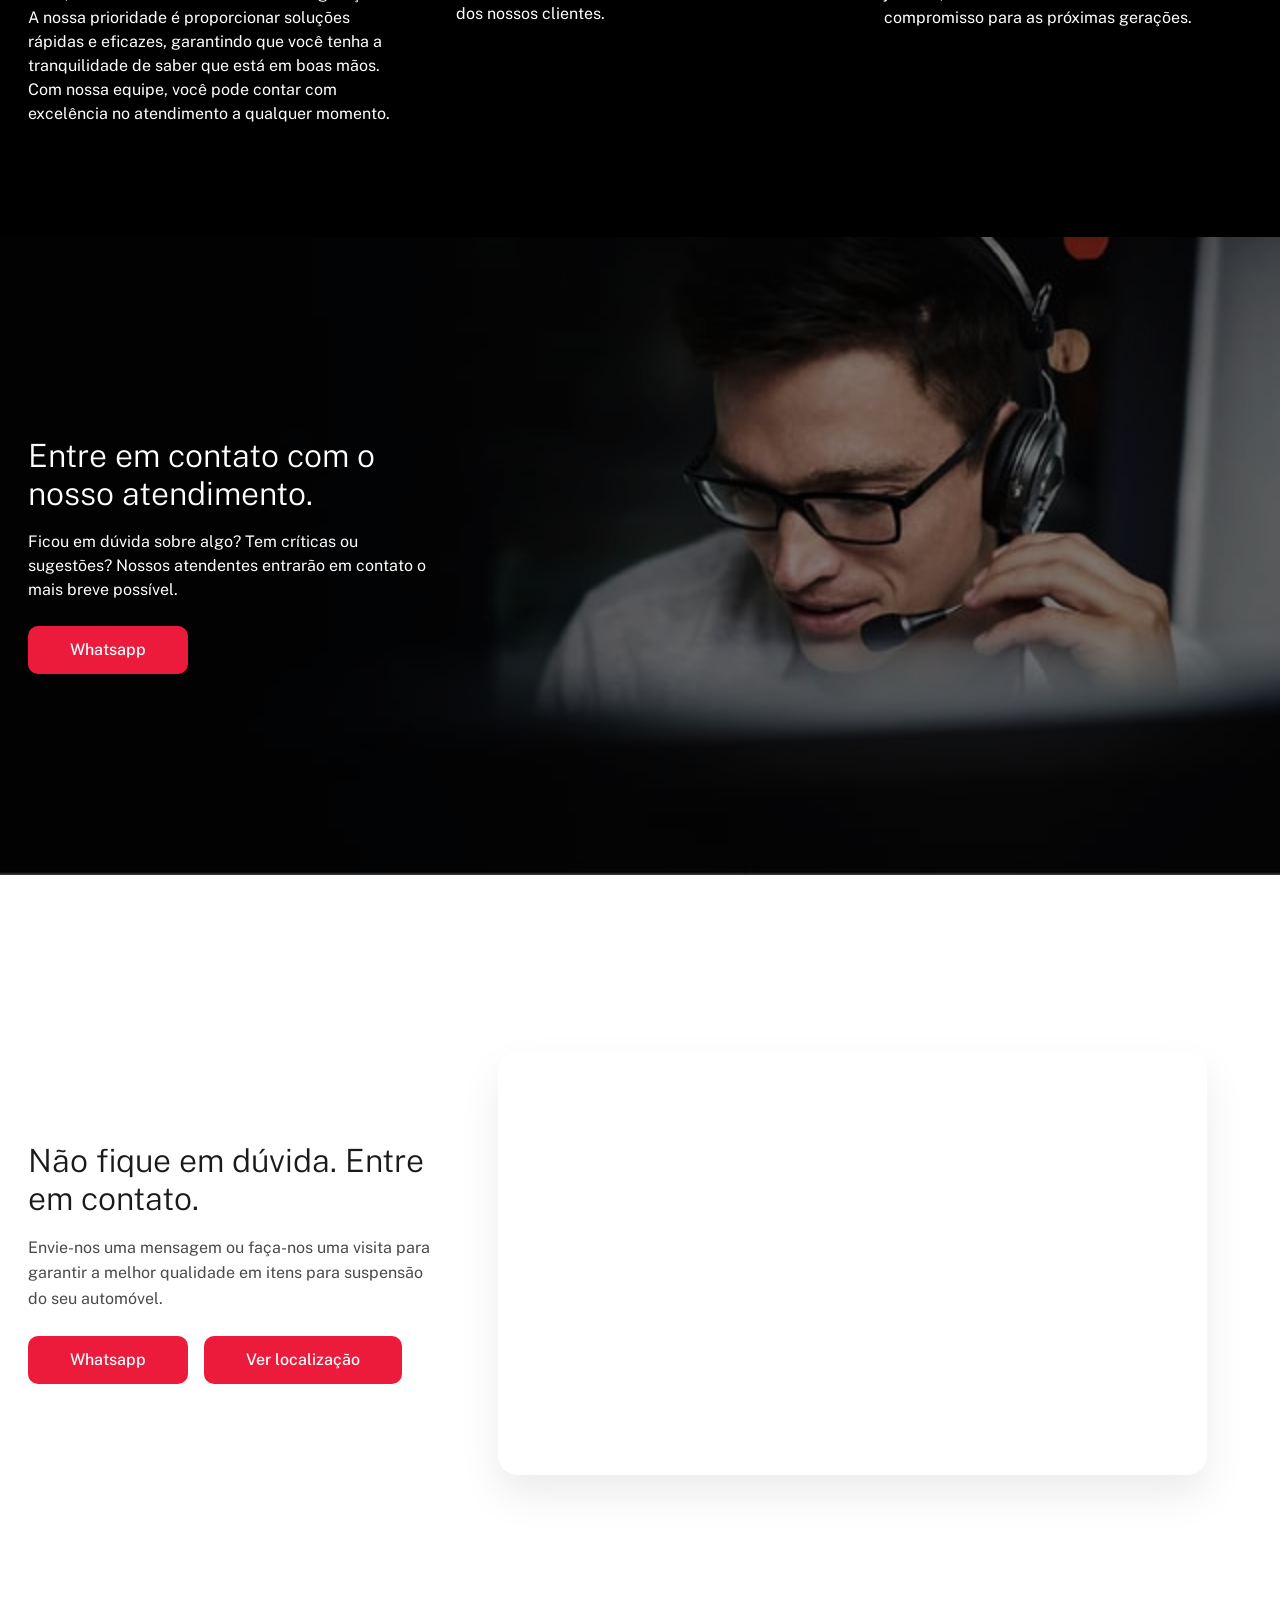
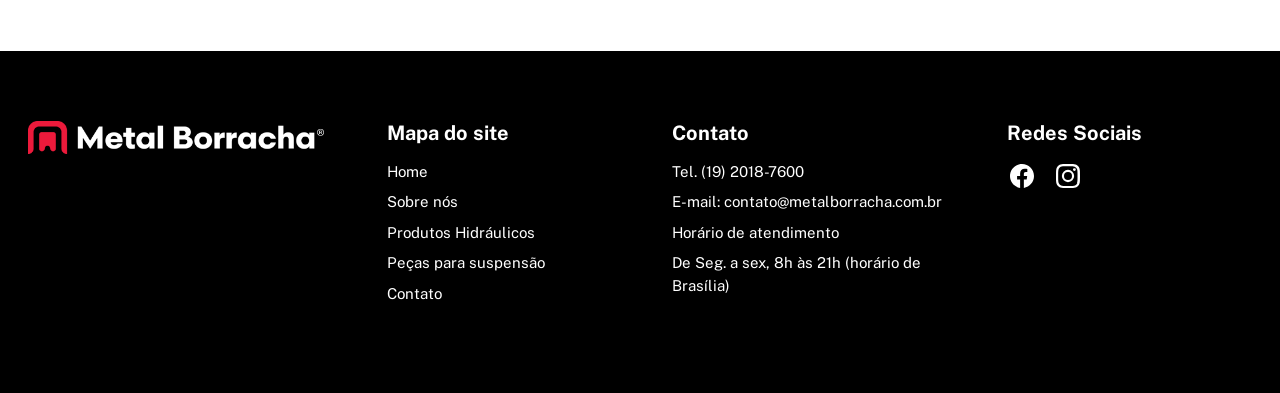
<file: sobre-nos.html>
<!DOCTYPE html>
<html lang="pt-BR">
<head>
<meta charset="UTF-8">
<meta name="viewport" content="width=device-width, initial-scale=1.0">
<title>Sobre nós - Metal Borracha</title>
<link rel="preconnect" href="https://fonts.googleapis.com">
<link rel="preconnect" href="https://fonts.gstatic.com" crossorigin>
<link href="https://fonts.googleapis.com/css2?family=Epilogue:wght@400;500;700;800&family=Public+Sans:wght@400;500;700&display=swap" rel="stylesheet">
<link rel="stylesheet" href="assets/css/styles.css">
</head>
<body>

<!-- ===== HEADER ===== -->
<header>
  <div class="container">
    <a href="index.html" class="logo">
      <img src="assets/img/logo-AMq1Vva3MNU4E9WD.png" alt="Metal Borracha">
    </a>

    <nav class="main-nav" id="mainNav">
      <ul>
        <li><a href="index.html">Home</a></li>
        <li><a href="sobre-nos.html" class="active">Sobre nós</a></li>
        <li class="dropdown">
          <a href="produtos-hidraulicos.html">Produtos Hidráulicos
            <svg class="caret" viewBox="0 0 10 7" xmlns="http://www.w3.org/2000/svg"><path d="M5 6.5L0.67 0.5L9.33 0.5L5 6.5Z"/></svg>
          </a>
          <ul class="dropdown-menu">
            <li><a href="conexoes-usinagem-como-terminais.html">Conexões/Usinagem como Terminais</a></li>
            <li><a href="mangueiras-de-ar-e-oleo.html">Mangueiras de Ar e Óleo</a></li>
            <li><a href="mangueiras-flexiveis-de-aco-inoxidavel.html">Mangueiras flexíveis de aço inoxidável</a></li>
            <li><a href="tubulacoes-dobradas-em-aco-carbono-e-aco-inox.html">Tubulações dobradas em aço carbono e aço inox</a></li>
          </ul>
        </li>
        <li><a href="pecas-de-suspensao.html">Peças de suspensão</a></li>
        <li><a href="contato.html">Contato</a></li>
      </ul>
    </nav>

    <div class="header-actions">
      <a href="contato.html" class="btn btn-primary whatsapp-btn">Whatsapp</a>
    </div>

    <button class="burger" id="burgerBtn" aria-label="Menu">
      <span></span><span></span><span></span>
    </button>
  </div>
</header>

<!-- ===== HERO ===== -->
<section class="hero">
  <img class="hero-bg" src="assets/img/banner_empresa-m6LZqQO8W4s1a8Dw.png" alt="Fábrica Metal Borracha">
  <div class="container">
    <div class="hero-content reveal">
      <h1>Soluções completas e personalizadas para cada cliente.</h1>
      <div class="hero-divider"></div>
      <p>Oferecemos produtos e serviços sob medida, garantindo eficiência, qualidade e inovação para cada cliente. Com tecnologia avançada e uma equipe especializada, atendemos diversas demandas com segurança e alto desempenho.</p>
    </div>
  </div>
</section>

<!-- ===== MISSÃO / VISÃO / VALORES ===== -->
<section class="mvv">
  <div class="container">
    <div class="mvv-grid reveal-group">
      <div class="mvv-item reveal">
        <div class="icon">
          <img src="assets/img/missao.png" alt="Missão">
        </div>
        <h2>Missão</h2>
        <p>Atender com excelência as necessidades do mercado de tubulações, conexões, mangueiras hidráulicas e flexíveis de inox, oferecendo soluções seguras e inovadoras para os mais diversos segmentos industriais, incluindo agronegócio, siderurgia, alimentícia, petroquímica e pneumática. Buscamos agregar valor aos nossos clientes por meio da qualidade, tecnologia e compromisso com a sustentabilidade.</p>
      </div>

      <div class="mvv-item reveal">
        <div class="icon">
          <img src="assets/img/visao.png" alt="Visão">
        </div>
        <h2>Visão</h2>
        <p>Ser referência nacional no fornecimento de tubulações, conexões e mangueiras industriais, destacando-se pela confiabilidade, eficiência e inovação em nossos produtos e serviços. Queremos expandir nossa atuação e fortalecer parcerias estratégicas, contribuindo para o crescimento da indústria e do agronegócio com soluções de alta performance.</p>
      </div>

      <div class="mvv-item reveal">
        <div class="icon">
          <img src="assets/img/valores.png" alt="Valores">
        </div>
        <h2>Valores</h2>
        <ul>
          <li><strong>Qualidade:</strong> Compromisso com produtos e serviços de alto padrão, garantindo segurança e eficiência.</li>
          <li><strong>Inovação:</strong> Investimento constante em tecnologia e aprimoramento dos processos para oferecer soluções modernas e eficazes.</li>
          <li><strong>Sustentabilidade:</strong> Atuar de forma responsável, minimizando impactos ambientais e promovendo o desenvolvimento sustentável.</li>
          <li><strong>Comprometimento:</strong> Dedicação total à satisfação do cliente, entregando produtos e serviços que atendam às suas expectativas.</li>
          <li><strong>Segurança:</strong> Priorizar a segurança dos colaboradores, clientes e parceiros em todas as operações.</li>
          <li><strong>Ética e Transparência:</strong> Conduzir os negócios com integridade, respeito e responsabilidade, fortalecendo relações de confiança.</li>
        </ul>
      </div>
    </div>
  </div>
</section>

<!-- ===== INTRO: FOTO + TEXTO ===== -->
<section class="intro">
  <div class="container">
    <img class="reveal" src="assets/img/foto_empresa-YD0lyQqJR7TlaXJO.png" alt="Fábrica Metal Borracha">
    <div class="intro-text reveal">
      <h3 style="font-family:var(--font-heading);font-size:24px;font-weight:700;margin-bottom:20px;">Mais do que mangueiras, produzimos eficiência para seu sistema hidráulico.</h3>
      <h2 style="font-size:16px;font-weight:400;">A Metal Borracha é especialista na produção de tubos rígidos, tubos flexíveis inox, e mangueiras hidráulicas, com ampla experiência no setor, ofertando produtos e serviços de excelência, sempre focados nas necessidades específicas de cada cliente.</h2>
      <p>Contamos com uma equipe técnica especializada, pronta para orientar na escolha da melhor solução e oferecer suporte completo em todas as etapas do projeto, sendo que nossos produtos são produzidos com rigorosos testes de qualidade que garantem durabilidade, eficiência e fácil manutenção.</p>
      <p>Investimos continuamente em tecnologia e capacitação para superar os desafios do mercado e entregar soluções confiáveis, personalizadas e com alto padrão.</p>
    </div>
  </div>
</section>

<!-- ===== PILARES ===== -->
<section class="pillars">
  <div class="container">
    <div class="pillars-grid reveal-group">
      <div class="pillar-card reveal">
        <div class="pillar-image-wrap">
          <img src="assets/img/foto_equipe-m6LZqQ6356IwEv31.png" alt="Equipe técnica Metal Borracha">
          <div class="pillar-icon">
            <img src="assets/img/equipe-AR0L58rrwPflBao8.png" alt="Equipe">
          </div>
        </div>
        <h3>Equipe de técnicos sempre prepara para atender a qualquer necessidade.</h3>
        <p>Contar com uma equipe de técnicos qualificados e sempre preparados é essencial para garantir que qualquer desafio seja resolvido com eficiência e precisão. Nossa equipe é formada por profissionais altamente capacitados, com vasta experiência em diversas áreas, prontos para atender a qualquer necessidade com agilidade e competência.</p>
        <p>Seja para resolver problemas imprevistos, realizar manutenções preventivas ou atender demandas específicas, nossos técnicos estão sempre atualizados com as melhores práticas do setor, utilizando ferramentas de última geração. A nossa prioridade é proporcionar soluções rápidas e eficazes, garantindo que você tenha a tranquilidade de saber que está em boas mãos. Com nossa equipe, você pode contar com excelência no atendimento a qualquer momento.</p>
      </div>

      <div class="pillar-card reveal">
        <div class="pillar-image-wrap">
          <img src="assets/img/foto_qualidade-m6LZqQneNjtvKV41.png" alt="Qualidade Metal Borracha">
          <div class="pillar-icon">
            <img src="assets/img/qualidade-dWxvp3R4kGtMqLW8.png" alt="Qualidade">
          </div>
        </div>
        <h3>Qualidade em todos os materiais e processos de produção.</h3>
        <p>A qualidade é o pilar que sustenta todos os nossos processos. Desde a seleção rigorosa dos materiais até a execução detalhada de cada etapa da produção, buscamos garantir a excelência em cada detalhe. Trabalhamos com fornecedores confiáveis e utilizamos materiais de primeira linha, alinhados às mais altas exigências do mercado.</p>
        <p>Nosso compromisso vai além da entrega de produtos de qualidade, mas também da transparência e confiança no processo produtivo. Cada fase é monitorada de perto, com controle de qualidade constante, para assegurar que os resultados atendam (e superem) as expectativas dos nossos clientes.</p>
      </div>

      <div class="pillar-card reveal">
        <div class="pillar-image-wrap">
          <img src="assets/img/foto_sustentabilidade-YKb3LGZk4wfv001r.png" alt="Sustentabilidade Metal Borracha">
          <div class="pillar-icon">
            <img src="assets/img/sustentabilidade-Awv4EgRVWVs2j8g4.png" alt="Sustentabilidade">
          </div>
        </div>
        <h3>Compromisso com a responsabilidade e consciência ambiental.</h3>
        <p>Nosso compromisso com a responsabilidade e a consciência ambiental é fundamental em todas as nossas ações. Acreditamos que é possível alinhar o sucesso empresarial com a preservação do meio ambiente, e trabalhamos incansavelmente para minimizar os impactos das nossas atividades.</p>
        <p>Adotamos práticas sustentáveis em todos os processos, desde a escolha de materiais até a gestão dos resíduos gerados, buscando sempre soluções que promovam o bem-estar do planeta. Com ética e responsabilidade, seguimos nossa jornada, cuidando do meio ambiente como um compromisso para as próximas gerações.</p>
      </div>
    </div>
  </div>
</section>

<!-- ===== CTA BANNER ===== -->
<section class="cta">
  <img class="cta-bg" src="assets/img/banner_contato-m6LZqxNnVKhrOGvb.jpg" alt="Atendimento Metal Borracha">
  <div class="container">
    <div class="cta-text reveal">
      <h2>Entre em contato com o nosso atendimento.</h2>
      <p>Ficou em dúvida sobre algo? Tem críticas ou sugestões? Nossos atendentes entrarão em contato o mais breve possível.</p>
      <a href="#" class="btn btn-outline whatsapp-btn">Whatsapp</a>
    </div>
  </div>
</section>

<!-- ===== CONTATO + MAPA ===== -->
<section class="contact-map" id="contato">
  <div class="container">
    <div class="contact-map-text reveal">
      <h2>Não fique em dúvida. Entre em contato.</h2>
      <p>Envie-nos uma mensagem ou faça-nos uma visita para garantir a melhor qualidade em itens para suspensão do seu automóvel.</p>
      <div class="contact-map-actions">
        <a href="#" class="btn btn-primary whatsapp-btn">Whatsapp</a>
        <a href="#" class="btn btn-primary whatsapp-btn">Ver localização</a>
      </div>
    </div>
    <div class="map-frame reveal">
      <iframe src="https://maps.google.com/maps?q=Americana%20SP%20Brasil&t=&z=13&ie=UTF8&iwloc=&output=embed" loading="lazy" referrerpolicy="no-referrer-when-downgrade" title="Localização Metal Borracha"></iframe>
    </div>
  </div>
</section>

<!-- ===== FOOTER ===== -->
<footer>
  <div class="container">
    <div class="footer-grid">
      <div>
        <a href="index.html" class="logo">
          <img src="assets/img/logo-AMq1Vva3MNU4E9WD.png" alt="Metal Borracha">
        </a>
      </div>

      <div>
        <h6>Mapa do site</h6>
        <a href="index.html">Home</a>
        <a href="sobre-nos.html">Sobre nós</a>
        <a href="produtos-hidraulicos.html">Produtos Hidráulicos</a>
        <a href="pecas-de-suspensao.html">Peças para suspensão</a>
        <a href="contato.html">Contato</a>
      </div>

      <div>
        <h6>Contato</h6>
        <p>Tel. (19) 2018-7600</p>
        <p>E-mail: <a href="mailto:contato@metalborracha.com.br" style="display:inline;">contato@metalborracha.com.br</a></p>
        <p>Horário de atendimento</p>
        <p>De Seg. a sex, 8h às 21h (horário de Brasília)</p>
      </div>

      <div>
        <h6>Redes Sociais</h6>
        <div class="socials">
          <a href="https://www.facebook.com/" target="_blank" rel="noopener" aria-label="Facebook">
            <svg viewBox="0 0 24 24" xmlns="http://www.w3.org/2000/svg"><path d="M24 12.07C24 5.44 18.63.07 12 .07S0 5.44 0 12.07c0 5.99 4.39 10.95 10.12 11.86v-8.39H7.08v-3.47h3.04V9.43c0-3.01 1.79-4.67 4.53-4.67 1.31 0 2.68.24 2.68.24v2.95h-1.51c-1.49 0-1.96.93-1.96 1.88v2.24h3.33l-.53 3.47h-2.8v8.39C19.61 23.02 24 18.06 24 12.07Z" fill="currentColor"/></svg>
          </a>
          <a href="https://www.instagram.com/" target="_blank" rel="noopener" aria-label="Instagram">
            <svg viewBox="0 0 24 24" xmlns="http://www.w3.org/2000/svg"><path d="M12 5.85a6.15 6.15 0 1 0 0 12.3 6.15 6.15 0 0 0 0-12.3Zm0 10.15a4 4 0 1 1 0-8 4 4 0 0 1 0 8Zm7.84-10.4a1.44 1.44 0 1 1-2.88 0 1.44 1.44 0 0 1 2.88 0ZM23.92 7.05c-.09-1.92-.53-3.62-1.94-5.03C20.57.62 18.87.18 16.95.09 14.97-.03 9.03-.03 7.05.09 5.13.18 3.43.62 2.02 2.02.62 3.43.18 5.13.08 7.05-.03 9.03-.03 14.97.08 16.95c.1 1.92.54 3.62 1.94 5.03 1.41 1.4 3.11 1.84 5.03 1.93 1.98.12 7.92.12 9.9 0 1.92-.09 3.62-.53 5.03-1.93 1.4-1.41 1.84-3.11 1.93-5.03.12-1.98.12-7.92 0-9.9ZM21.36 19.07a4.16 4.16 0 0 1-2.34 2.34c-1.62.64-5.46.49-7.02.49-1.56 0-5.4.14-6.98-.49a4.16 4.16 0 0 1-2.34-2.34c-.64-1.62-.49-5.46-.49-7.02 0-1.56-.14-5.4.49-6.98A4.16 4.16 0 0 1 4.68 2.65c1.62-.64 5.46-.49 7.02-.49 1.56 0 5.4-.14 6.98.49a4.16 4.16 0 0 1 2.34 2.34c.64 1.62.49 5.46.49 7.02 0 1.56.14 5.4-.49 6.98Z" fill="currentColor"/></svg>
          </a>
        </div>
      </div>
    </div>

  </div>
</footer>

<div class="whatsapp-bubble" aria-label="Whatsapp">
  <svg viewBox="0 0 24 24" xmlns="http://www.w3.org/2000/svg"><path d="M12.04 2C6.58 2 2.14 6.44 2.14 11.9c0 1.75.46 3.46 1.33 4.97L2.05 22l5.25-1.38a9.9 9.9 0 0 0 4.73 1.2h.01c5.46 0 9.9-4.44 9.9-9.9 0-2.64-1.03-5.13-2.9-7C17.16 3.03 14.67 2 12.04 2Zm5.79 14.14c-.24.68-1.4 1.31-1.93 1.36-.5.05-1 .24-3.4-.71-2.87-1.14-4.71-4.06-4.85-4.25-.14-.19-1.16-1.55-1.16-2.96 0-1.4.74-2.09 1-2.38.26-.28.57-.35.77-.35.19 0 .39 0 .55.01.18.01.42-.07.65.5.24.6.82 2.07.89 2.22.07.15.12.33.02.53-.09.19-.14.31-.28.48-.14.17-.3.38-.42.51-.14.15-.29.31-.13.6.17.29.75 1.23 1.6 1.99 1.1.98 2.03 1.29 2.32 1.43.29.15.46.13.63-.07.17-.2.72-.84.91-1.13.19-.29.38-.24.64-.14.27.09 1.7.8 1.99.94.29.15.48.22.55.35.07.13.07.75-.17 1.43Z" fill="currentColor"/></svg>
</div>
<script src="assets/js/main.js"></script>
</body>
</html>
</file>
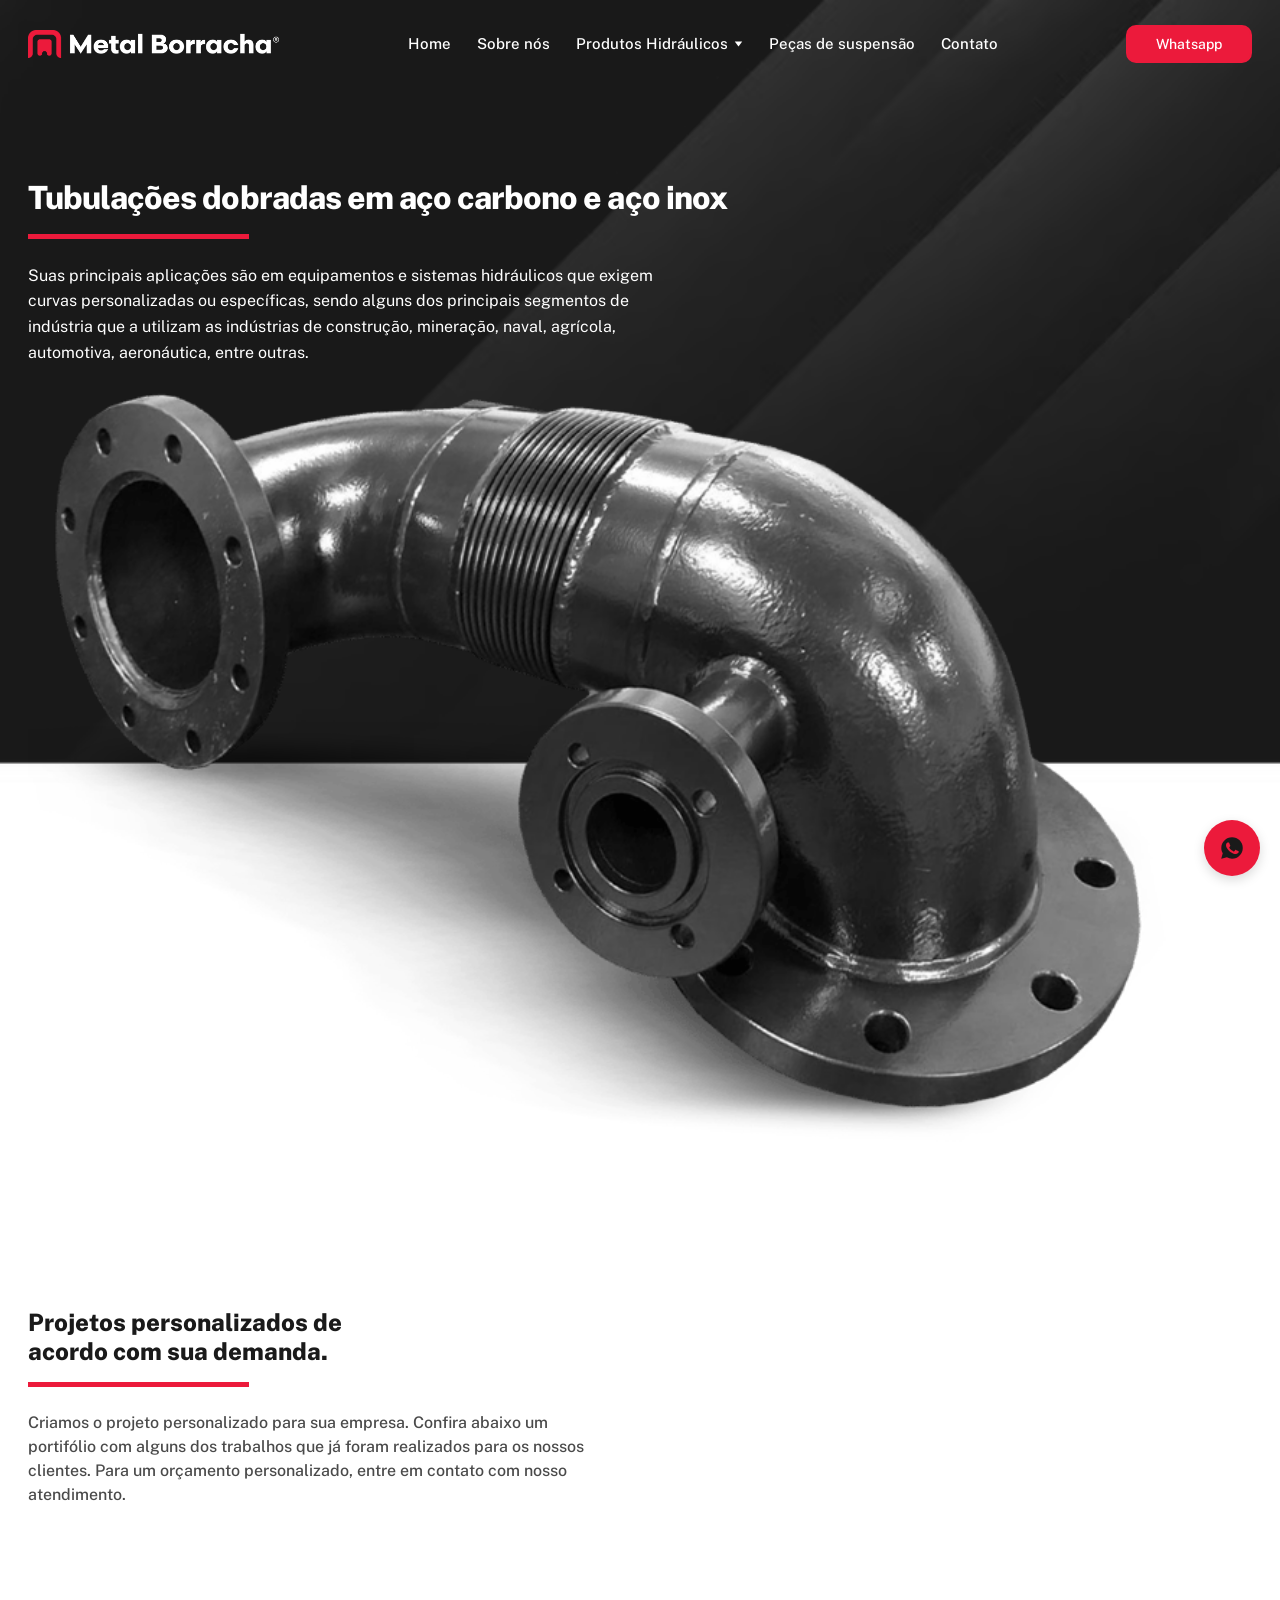
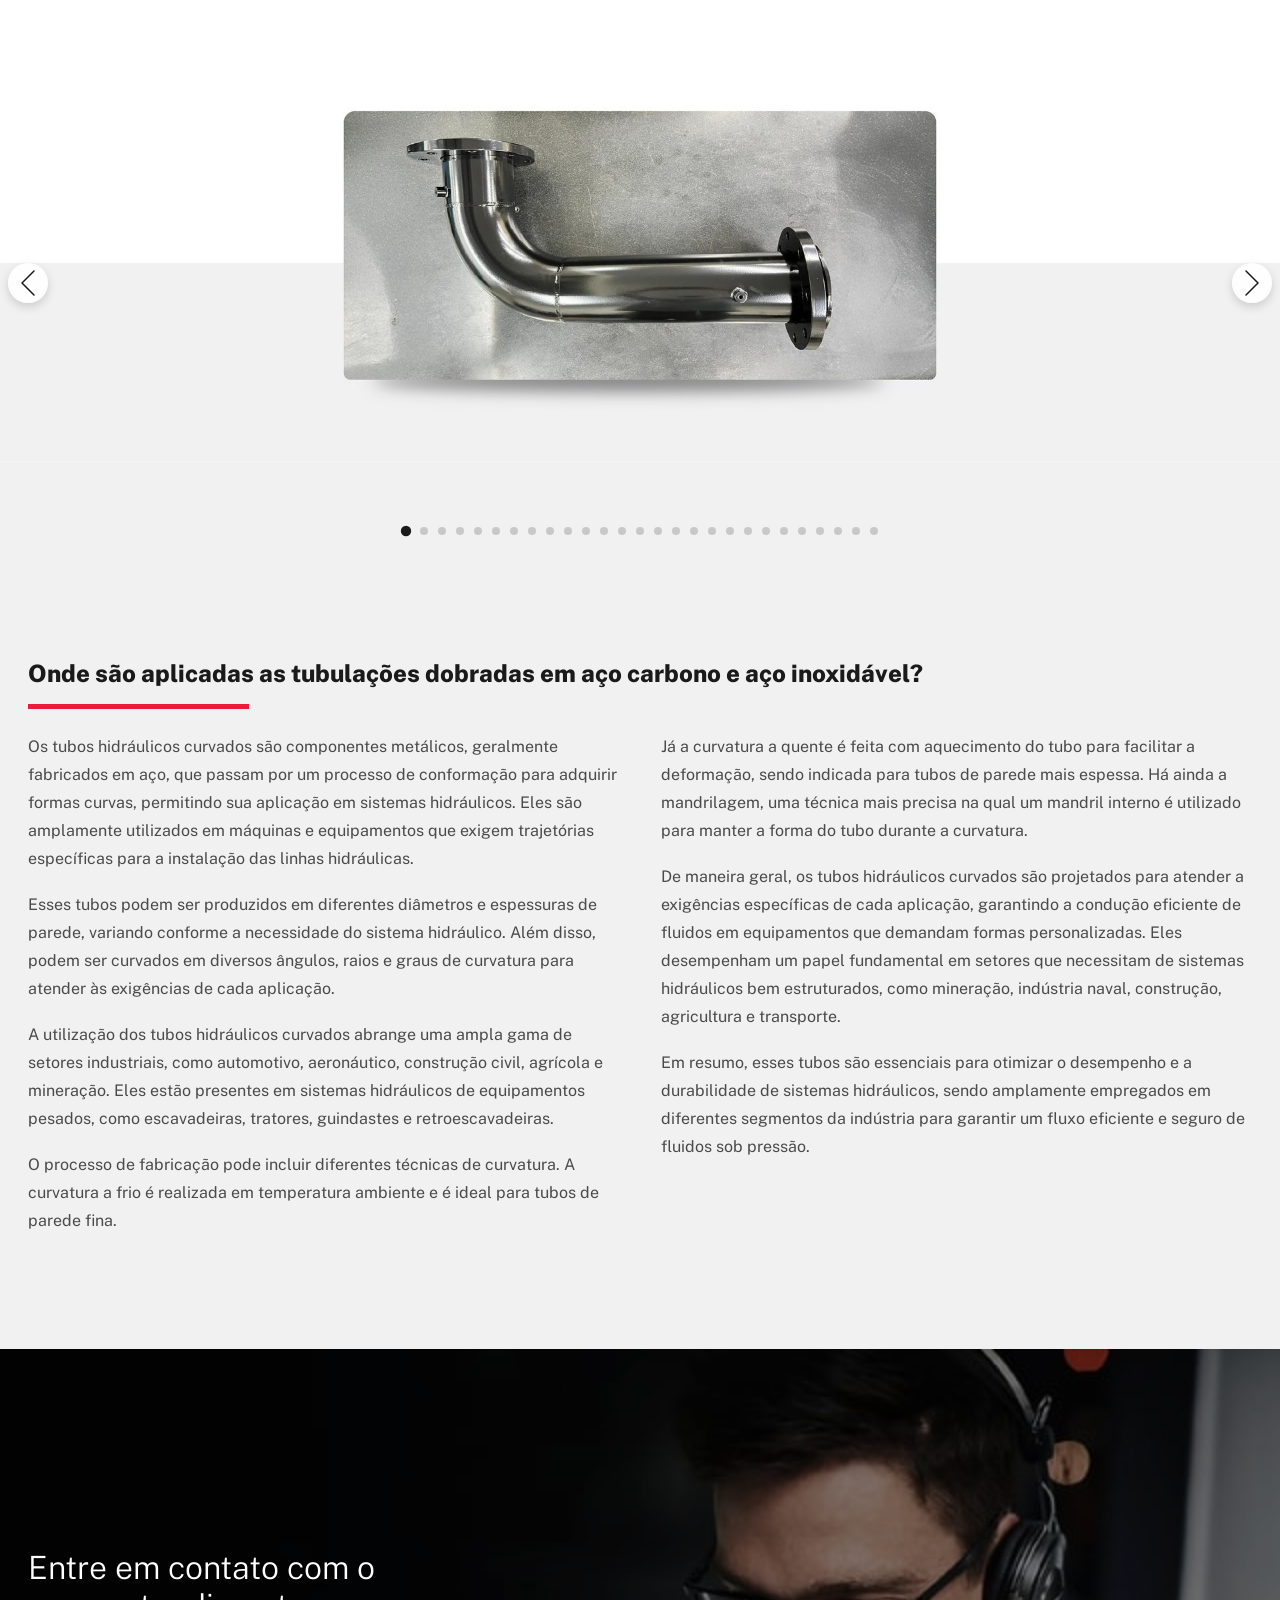
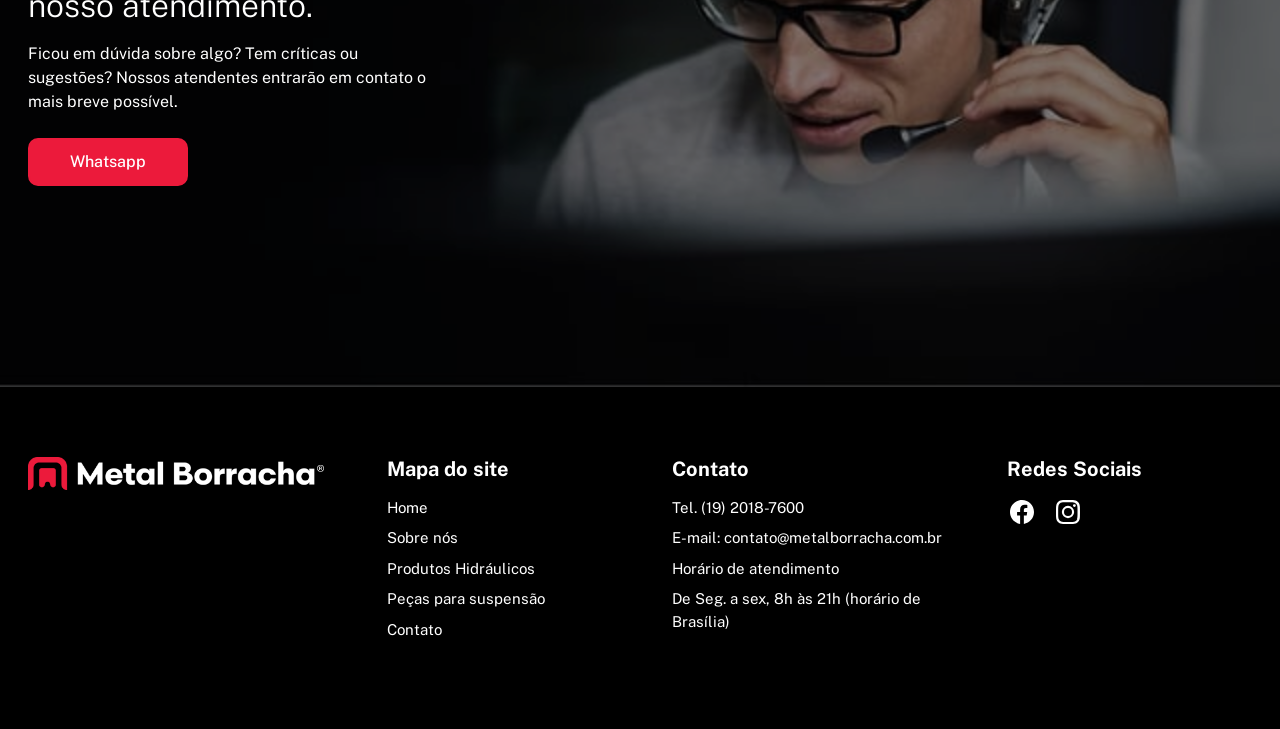
<file: tubulacoes-dobradas-em-aco-carbono-e-aco-inox.html>
<!DOCTYPE html>
<html lang="pt-BR">
<head>
<meta charset="UTF-8">
<meta name="viewport" content="width=device-width, initial-scale=1.0">
<title>Tubulações Dobradas em Aço Carbono e Aço Inox - Metal Borracha</title>
<link rel="preconnect" href="https://fonts.googleapis.com">
<link rel="preconnect" href="https://fonts.gstatic.com" crossorigin>
<link href="https://fonts.googleapis.com/css2?family=Epilogue:wght@400;500;700;800&family=Public+Sans:wght@400;500;700&display=swap" rel="stylesheet">
<link rel="stylesheet" href="assets/css/styles.css">
</head>
<body>

<!-- ===== HEADER ===== -->
<header>
  <div class="container">
    <a href="index.html" class="logo">
      <img src="assets/img/logo-AMq1Vva3MNU4E9WD.png" alt="Metal Borracha">
    </a>

    <nav class="main-nav" id="mainNav">
      <ul>
        <li><a href="index.html">Home</a></li>
        <li><a href="sobre-nos.html">Sobre nós</a></li>
        <li class="dropdown">
          <a href="produtos-hidraulicos.html">Produtos Hidráulicos
            <svg class="caret" viewBox="0 0 10 7" xmlns="http://www.w3.org/2000/svg"><path d="M5 6.5L0.67 0.5L9.33 0.5L5 6.5Z"/></svg>
          </a>
          <ul class="dropdown-menu">
            <li><a href="conexoes-usinagem-como-terminais.html">Conexões/Usinagem como Terminais</a></li>
            <li><a href="mangueiras-de-ar-e-oleo.html">Mangueiras de Ar e Óleo</a></li>
            <li><a href="mangueiras-flexiveis-de-aco-inoxidavel.html">Mangueiras flexíveis de aço inoxidável</a></li>
            <li><a href="tubulacoes-dobradas-em-aco-carbono-e-aco-inox.html" class="active">Tubulações dobradas em aço carbono e aço inox</a></li>
          </ul>
        </li>
        <li><a href="pecas-de-suspensao.html">Peças de suspensão</a></li>
        <li><a href="contato.html">Contato</a></li>
      </ul>
    </nav>

    <div class="header-actions">
      <a href="contato.html" class="btn btn-primary whatsapp-btn">Whatsapp</a>
    </div>

    <button class="burger" id="burgerBtn" aria-label="Menu">
      <span></span><span></span><span></span>
    </button>
  </div>
</header>

<!-- ===== HERO ===== -->
<section class="hero conexoes-hero tubulacoes-hero">
  <img class="hero-bg" src="assets/img/banner_produtos-m7V3qQrr6oHxan7e.avif" alt="Tubulações dobradas em aço carbono e aço inox">
  <div class="container">
    <div class="hero-content reveal">
      <h1>Tubulações dobradas em aço carbono e aço inox</h1>
      <div class="hero-divider"></div>
      <p>Suas principais aplicações são em equipamentos e sistemas hidráulicos que exigem curvas personalizadas ou específicas, sendo alguns dos principais segmentos de indústria que a utilizam as indústrias de construção, mineração, naval, agrícola, automotiva, aeronáutica, entre outras.</p>
    </div>

    <div class="hero-product-img reveal">
      <img src="assets/img/tubo_curvado-AzGXEW1BgVS7n580.png" alt="Tubulação Dobrada em Aço Carbono e Aço Inox Metal Borracha">
    </div>
  </div>
</section>

<!-- ===== PROJETOS PERSONALIZADOS ===== -->
<section class="custom">
  <div class="container">
    <h2 class="reveal">Projetos personalizados de acordo com sua demanda.</h2>
    <div class="custom-divider reveal"></div>
    <p class="reveal">Criamos o projeto personalizado para sua empresa. Confira abaixo um portifólio com alguns dos trabalhos que já foram realizados para os nossos clientes. Para um orçamento personalizado, entre em contato com nosso atendimento.</p>
  </div>
</section>

<!-- ===== GALERIA / SLIDESHOW ===== -->
<section class="gallery">
  <div class="container">
    <div class="slideshow reveal" id="slideshow">
      <button class="slideshow-nav prev" aria-label="Anterior" id="prevBtn">
        <svg viewBox="0 0 14 26" fill="none" xmlns="http://www.w3.org/2000/svg" style="transform:scaleX(-1);"><path d="M1 25L13 13L1 1" stroke="#1a1a1a" stroke-width="1.5" stroke-linecap="round" stroke-linejoin="round"/></svg>
      </button>
      <div class="slideshow-track" id="slideTrack">
        <img class="active" src="assets/img/1_1-YrDW3p68nwuQK4PE.jpg" alt="Tubulação dobrada 1">
        <img src="assets/img/2_1-mxB4zple7LFo9XKD.jpg" alt="Tubulação dobrada 2">
        <img src="assets/img/3_1-m6LZ8WDlEksbWepd.jpg" alt="Tubulação dobrada 3">
        <img src="assets/img/4_1-YKb3POanrQu2weqp.jpg" alt="Tubulação dobrada 4">
        <img src="assets/img/5_1-m2W81zlJn8towKVw.jpg" alt="Tubulação dobrada 5">
        <img src="assets/img/6_1-mp8WMp6lgWfvnge3.jpg" alt="Tubulação dobrada 6">
        <img src="assets/img/7_1-m5KMP625pwcEn5bx.jpg" alt="Tubulação dobrada 7">
        <img src="assets/img/8_1-YD0lrMDPvpUybX60.jpg" alt="Tubulação dobrada 8">
        <img src="assets/img/9_1-A1aPevQn1aTV9q8o.jpg" alt="Tubulação dobrada 9">
        <img src="assets/img/10_1-YZ98Mw768Ktq3BXp.jpg" alt="Tubulação dobrada 10">
        <img src="assets/img/11_1-dOqaM57OaQCg2bQx.jpg" alt="Tubulação dobrada 11">
        <img src="assets/img/12_1-YNqBDjpaNQSJj1eB.jpg" alt="Tubulação dobrada 12">
        <img src="assets/img/13_1-A3Q2BqPLJZHDKPQe.jpg" alt="Tubulação dobrada 13">
        <img src="assets/img/14_1-d951Mw3z43TrQOwN.jpg" alt="Tubulação dobrada 14">
        <img src="assets/img/15_1-AVL7P6zvnEC4PaDq.jpg" alt="Tubulação dobrada 15">
        <img src="assets/img/16_1-m6LZ8WDEPvswg8R7.jpg" alt="Tubulação dobrada 16">
        <img src="assets/img/17_1-AoPWDp6LNBSbzwK8.jpg" alt="Tubulação dobrada 17">
        <img src="assets/img/18_1-Aq2WZp65MXIKxVWL.jpg" alt="Tubulação dobrada 18">
        <img src="assets/img/19_1-AQEx374L6juj01KX.jpg" alt="Tubulação dobrada 19">
        <img src="assets/img/20_1-AR0Lev7XDxtyZxry.jpg" alt="Tubulação dobrada 20">
        <img src="assets/img/21_1-YbNBbpZP6Df5Xe15.jpg" alt="Tubulação dobrada 21">
        <img src="assets/img/22-mjEGkZjW8aI9reaj.jpg" alt="Tubulação dobrada 22">
        <img src="assets/img/23-YleQkE7ZDkH1jlll.jpg" alt="Tubulação dobrada 23">
        <img src="assets/img/24-Yg2ykGExyzf6XDoK.jpg" alt="Tubulação dobrada 24">
        <img src="assets/img/25-m5KnxE5389TrRbRj.jpg" alt="Tubulação dobrada 25">
        <img src="assets/img/26-YrDJoZErJaSRqqxJ.jpg" alt="Tubulação dobrada 26">
        <img src="assets/img/27-m6Lbx7EeZMFz8L66.jpg" alt="Tubulação dobrada 27">
      </div>
      <button class="slideshow-nav next" aria-label="Próximo" id="nextBtn">
        <svg viewBox="0 0 14 26" fill="none" xmlns="http://www.w3.org/2000/svg"><path d="M1 25L13 13L1 1" stroke="#1a1a1a" stroke-width="1.5" stroke-linecap="round" stroke-linejoin="round"/></svg>
      </button>
      <div class="slideshow-dots" id="slideDots"></div>
    </div>
  </div>
</section>

<!-- ===== ONDE SÃO APLICADAS ===== -->
<section class="applications">
  <div class="container">
    <h2 class="reveal">Onde são aplicadas as tubulações dobradas em aço carbono e aço inoxidável?</h2>
    <div class="applications-divider reveal"></div>
    <div class="applications-grid">
      <div class="reveal">
        <p>Os tubos hidráulicos curvados são componentes metálicos, geralmente fabricados em aço, que passam por um processo de conformação para adquirir formas curvas, permitindo sua aplicação em sistemas hidráulicos. Eles são amplamente utilizados em máquinas e equipamentos que exigem trajetórias específicas para a instalação das linhas hidráulicas.</p>
        <p>Esses tubos podem ser produzidos em diferentes diâmetros e espessuras de parede, variando conforme a necessidade do sistema hidráulico. Além disso, podem ser curvados em diversos ângulos, raios e graus de curvatura para atender às exigências de cada aplicação.</p>
        <p>A utilização dos tubos hidráulicos curvados abrange uma ampla gama de setores industriais, como automotivo, aeronáutico, construção civil, agrícola e mineração. Eles estão presentes em sistemas hidráulicos de equipamentos pesados, como escavadeiras, tratores, guindastes e retroescavadeiras.</p>
        <p>O processo de fabricação pode incluir diferentes técnicas de curvatura. A curvatura a frio é realizada em temperatura ambiente e é ideal para tubos de parede fina.</p>
      </div>
      <div class="reveal">
        <p>Já a curvatura a quente é feita com aquecimento do tubo para facilitar a deformação, sendo indicada para tubos de parede mais espessa. Há ainda a mandrilagem, uma técnica mais precisa na qual um mandril interno é utilizado para manter a forma do tubo durante a curvatura.</p>
        <p>De maneira geral, os tubos hidráulicos curvados são projetados para atender a exigências específicas de cada aplicação, garantindo a condução eficiente de fluidos em equipamentos que demandam formas personalizadas. Eles desempenham um papel fundamental em setores que necessitam de sistemas hidráulicos bem estruturados, como mineração, indústria naval, construção, agricultura e transporte.</p>
        <p>Em resumo, esses tubos são essenciais para otimizar o desempenho e a durabilidade de sistemas hidráulicos, sendo amplamente empregados em diferentes segmentos da indústria para garantir um fluxo eficiente e seguro de fluidos sob pressão.</p>
      </div>
    </div>
  </div>
</section>

<!-- ===== CTA BANNER ===== -->
<section class="cta" id="contato">
  <img class="cta-bg" src="assets/img/banner_contato-m6LZqxNnVKhrOGvb.jpg" alt="Atendimento Metal Borracha">
  <div class="container">
    <div class="cta-text reveal">
      <h2>Entre em contato com o nosso atendimento.</h2>
      <p>Ficou em dúvida sobre algo? Tem críticas ou sugestões? Nossos atendentes entrarão em contato o mais breve possível.</p>
      <a href="#" class="btn btn-outline whatsapp-btn">Whatsapp</a>
    </div>
  </div>
</section>

<!-- ===== FOOTER ===== -->
<footer>
  <div class="container">
    <div class="footer-grid">
      <div>
        <a href="index.html" class="logo">
          <img src="assets/img/logo-AMq1Vva3MNU4E9WD.png" alt="Metal Borracha">
        </a>
      </div>

      <div>
        <h6>Mapa do site</h6>
        <a href="index.html">Home</a>
        <a href="sobre-nos.html">Sobre nós</a>
        <a href="produtos-hidraulicos.html">Produtos Hidráulicos</a>
        <a href="pecas-de-suspensao.html">Peças para suspensão</a>
        <a href="contato.html">Contato</a>
      </div>

      <div>
        <h6>Contato</h6>
        <p>Tel. (19) 2018-7600</p>
        <p>E-mail: <a href="mailto:contato@metalborracha.com.br" style="display:inline;">contato@metalborracha.com.br</a></p>
        <p>Horário de atendimento</p>
        <p>De Seg. a sex, 8h às 21h (horário de Brasília)</p>
      </div>

      <div>
        <h6>Redes Sociais</h6>
        <div class="socials">
          <a href="https://www.facebook.com/" target="_blank" rel="noopener" aria-label="Facebook">
            <svg viewBox="0 0 24 24" xmlns="http://www.w3.org/2000/svg"><path d="M24 12.07C24 5.44 18.63.07 12 .07S0 5.44 0 12.07c0 5.99 4.39 10.95 10.12 11.86v-8.39H7.08v-3.47h3.04V9.43c0-3.01 1.79-4.67 4.53-4.67 1.31 0 2.68.24 2.68.24v2.95h-1.51c-1.49 0-1.96.93-1.96 1.88v2.24h3.33l-.53 3.47h-2.8v8.39C19.61 23.02 24 18.06 24 12.07Z" fill="currentColor"/></svg>
          </a>
          <a href="https://www.instagram.com/" target="_blank" rel="noopener" aria-label="Instagram">
            <svg viewBox="0 0 24 24" xmlns="http://www.w3.org/2000/svg"><path d="M12 5.85a6.15 6.15 0 1 0 0 12.3 6.15 6.15 0 0 0 0-12.3Zm0 10.15a4 4 0 1 1 0-8 4 4 0 0 1 0 8Zm7.84-10.4a1.44 1.44 0 1 1-2.88 0 1.44 1.44 0 0 1 2.88 0ZM23.92 7.05c-.09-1.92-.53-3.62-1.94-5.03C20.57.62 18.87.18 16.95.09 14.97-.03 9.03-.03 7.05.09 5.13.18 3.43.62 2.02 2.02.62 3.43.18 5.13.08 7.05-.03 9.03-.03 14.97.08 16.95c.1 1.92.54 3.62 1.94 5.03 1.41 1.4 3.11 1.84 5.03 1.93 1.98.12 7.92.12 9.9 0 1.92-.09 3.62-.53 5.03-1.93 1.4-1.41 1.84-3.11 1.93-5.03.12-1.98.12-7.92 0-9.9ZM21.36 19.07a4.16 4.16 0 0 1-2.34 2.34c-1.62.64-5.46.49-7.02.49-1.56 0-5.4.14-6.98-.49a4.16 4.16 0 0 1-2.34-2.34c-.64-1.62-.49-5.46-.49-7.02 0-1.56-.14-5.4.49-6.98A4.16 4.16 0 0 1 4.68 2.65c1.62-.64 5.46-.49 7.02-.49 1.56 0 5.4-.14 6.98.49a4.16 4.16 0 0 1 2.34 2.34c.64 1.62.49 5.46.49 7.02 0 1.56.14 5.4-.49 6.98Z" fill="currentColor"/></svg>
          </a>
        </div>
      </div>
    </div>

  </div>
</footer>

<div class="whatsapp-bubble" aria-label="Whatsapp">
  <svg viewBox="0 0 24 24" xmlns="http://www.w3.org/2000/svg"><path d="M12.04 2C6.58 2 2.14 6.44 2.14 11.9c0 1.75.46 3.46 1.33 4.97L2.05 22l5.25-1.38a9.9 9.9 0 0 0 4.73 1.2h.01c5.46 0 9.9-4.44 9.9-9.9 0-2.64-1.03-5.13-2.9-7C17.16 3.03 14.67 2 12.04 2Zm5.79 14.14c-.24.68-1.4 1.31-1.93 1.36-.5.05-1 .24-3.4-.71-2.87-1.14-4.71-4.06-4.85-4.25-.14-.19-1.16-1.55-1.16-2.96 0-1.4.74-2.09 1-2.38.26-.28.57-.35.77-.35.19 0 .39 0 .55.01.18.01.42-.07.65.5.24.6.82 2.07.89 2.22.07.15.12.33.02.53-.09.19-.14.31-.28.48-.14.17-.3.38-.42.51-.14.15-.29.31-.13.6.17.29.75 1.23 1.6 1.99 1.1.98 2.03 1.29 2.32 1.43.29.15.46.13.63-.07.17-.2.72-.84.91-1.13.19-.29.38-.24.64-.14.27.09 1.7.8 1.99.94.29.15.48.22.55.35.07.13.07.75-.17 1.43Z" fill="currentColor"/></svg>
</div>
<script src="assets/js/main.js"></script>
</body>
</html>
</file>
<file: assets/css/styles.css>
:root {
  --red: #ec1a3b;
  --red-hover: #1d1e20;
  --black: #000000;
  --dark: #1a1a1a;
  --gray-bg: #f1f1f1;
  --light-gray: #f1f1f1;
  --white: #ffffff;
  --text: #1a1a1a;
  --muted: #4a4a4a;
  --font-heading: 'Public Sans', sans-serif;
  --font-body: 'Public Sans', sans-serif;
}

* {
  box-sizing: border-box;
  margin: 0;
  padding: 0;
}

html {
  scroll-behavior: smooth;
}

body {
  background: var(--white);
  color: var(--text);
  font-family: var(--font-body);
  font-weight: 400;
  line-height: 1.5;
}

img {
  display: block;
  max-width: 100%;
}

a {
  color: inherit;
  text-decoration: none;
}

button,
input,
textarea {
  font: inherit;
}

h1,
h2,
h3,
h4,
h5,
h6 {
  font-family: var(--font-heading);
  font-weight: 300;
  line-height: 1.2;
}

p,
li {
  font-size: 16px;
  font-weight: 400;
}

.container {
  width: min(1224px, calc(100% - 48px));
  margin: 0 auto;
}

.reveal {
  opacity: 0;
  transform: translateY(36px);
  transition: opacity 0.7s cubic-bezier(0.25, 0.1, 0.25, 1), transform 0.7s cubic-bezier(0.25, 0.1, 0.25, 1);
  will-change: opacity, transform;
}

.reveal.is-visible {
  opacity: 1;
  transform: translateY(0);
}

.reveal-group .reveal:nth-child(1) { transition-delay: 0.05s; }
.reveal-group .reveal:nth-child(2) { transition-delay: 0.15s; }
.reveal-group .reveal:nth-child(3) { transition-delay: 0.25s; }
.reveal-group .reveal:nth-child(4) { transition-delay: 0.35s; }
.reveal-group .reveal:nth-child(5) { transition-delay: 0.45s; }
.reveal-group .reveal:nth-child(6) { transition-delay: 0.55s; }

@media (prefers-reduced-motion: reduce) {
  .reveal {
    opacity: 1;
    transform: none;
    transition: none;
  }
}

.btn {
  display: inline-flex;
  align-items: center;
  justify-content: center;
  padding: 14px 40px;
  border: none;
  border-radius: 50px;
  cursor: pointer;
  font-family: var(--font-body);
  font-weight: 500;
  font-size: 16px;
  line-height: 1;
  transition: all 0.2s ease;
  white-space: nowrap;
}

.btn-primary {
  background: var(--red);
  color: var(--white);
  border: 1px solid transparent;
}

.btn-primary:hover {
  background: var(--red-hover);
}

.btn-outline {
  background: transparent;
  color: var(--white);
  border: 2px solid var(--white);
}

.btn-outline:hover {
  background: #000;
  border-color: #000;
}

.btn-secondary {
  background: var(--red);
  color: var(--white);
  border: 1px solid transparent;
  padding: 14px 28px;
}

header,
.site-header {
  position: fixed;
  top: 0;
  left: 0;
  right: 0;
  z-index: 100;
  background: transparent;
  padding: 18px 0 14px;
  transition: background-color 0.25s ease, box-shadow 0.25s ease;
}

body.scrolled header,
body.scrolled .site-header,
html.scrolled header,
html.scrolled .site-header,
header.scrolled,
.site-header.scrolled {
  background-color: rgba(0, 0, 0, 0.96);
  box-shadow: 0 8px 24px rgba(0, 0, 0, 0.18);
}

header .container,
.site-header .container {
  display: flex;
  align-items: center;
  justify-content: space-between;
  gap: 24px;
  min-height: 52px;
}

.logo img {
  height: 28px;
  width: auto;
}

.main-nav {
  display: flex;
  align-items: center;
  justify-content: center;
}

.main-nav ul {
  display: flex;
  align-items: center;
  gap: 26px;
  list-style: none;
}

.main-nav a {
  display: flex;
  align-items: center;
  gap: 6px;
  color: var(--white);
  font-size: 15px;
  font-weight: 500;
  line-height: 1.2;
  transition: color 0.2s ease;
}

.main-nav a:hover,
.main-nav a.active {
  color: var(--red);
}

.nav-link {
  display: flex;
  align-items: center;
  gap: 6px;
}

.caret {
  display: inline-block;
  width: 9px;
  height: 6px;
}

.caret path {
  fill: currentColor;
}

.dropdown {
  position: relative;
}

.dropdown-menu {
  position: absolute;
  top: calc(100% + 18px);
  left: 0;
  display: flex;
  flex-direction: column;
  align-items: flex-start;
  min-width: 280px;
  padding: 10px 0;
  background: #111;
  border-radius: 8px;
  box-shadow: 0 20px 40px rgba(0, 0, 0, 0.4);
  opacity: 0;
  visibility: hidden;
  transform: translateY(8px);
  transition: all 0.2s ease;
}

.dropdown:hover .dropdown-menu {
  opacity: 1;
  visibility: visible;
  transform: translateY(0);
}

.dropdown-menu li a {
  display: block;
  width: 100%;
  padding: 5px 20px;
  font-size: 14.5px;
  white-space: nowrap;
  text-align: left;
}

.dropdown-menu li a:hover {
  background: #1e1e1e;
}

.header-actions .btn-primary {
  padding: 10px 28px;
  font-size: 14px;
}

.whatsapp-btn,
.btn-secondary.whatsapp-btn,
.header-actions .whatsapp-btn,
.cta .whatsapp-btn,
.footer-cta .whatsapp-btn {
  background: var(--red) !important;
  border: 2px solid var(--red) !important;
  border-radius: 10px !important;
  color: var(--white) !important;
}

.whatsapp-btn:hover,
.btn-secondary.whatsapp-btn:hover,
.header-actions .whatsapp-btn:hover,
.cta .whatsapp-btn:hover,
.footer-cta .whatsapp-btn:hover {
  background: var(--red) !important;
  border: 2px solid var(--red) !important;
  color: var(--white) !important;
}

.menu-toggle,
.burger {
  display: none;
  flex-direction: column;
  justify-content: center;
  gap: 5px;
  width: 44px;
  height: 44px;
  padding: 7px 8px;
  border: none;
  background: transparent;
  cursor: pointer;
  z-index: 110;
}

.menu-toggle span,
.burger span {
  display: block;
  width: 24px;
  height: 2px;
  background: var(--white);
  border-radius: 999px;
}

.hero,
.site-hero {
  position: relative;
  display: flex;
  align-items: center;
  min-height: 900px;
  overflow: hidden;
  background-color: #000;
  background-image: none;
  background-position: center top;
  background-size: cover;
  background-repeat: no-repeat;
}

.hero .hero-bg,
.site-hero .hero-bg {
  position: absolute;
  inset: 0;
  width: 100%;
  height: 100%;
  object-fit: cover;
  opacity: 0.9;
}

.hero .container,
.site-hero .container {
  position: relative;
  z-index: 2;
  display: grid;
  grid-template-columns: minmax(0, 520px) minmax(0, 1fr);
  align-items: center;
  gap: 36px;
  padding-top: 150px;
  padding-bottom: 80px;
}

.hero-content {
  max-width: 520px;
}

.hero-content h1 {
  margin-bottom: 18px;
  color: var(--white);
  font-size: 32px;
  line-height: 1.12;
  letter-spacing: -0.03em;
  font-weight: 800;
}

.hero-divider {
  width: 221px;
  height: 5px;
  margin-bottom: 24px;
  background: var(--red);
}

.hero-content p {
  max-width: 415px;
  color: var(--white);
  font-size: 16px;
  line-height: 1.6;
}

.hero-eyebrow {
  display: inline-block;
  margin-bottom: 10px;
  padding: 6px 10px;
  color: var(--white);
  background: rgba(255, 255, 255, 0.08);
  font-size: 24px;
  font-weight: 700;
}

.hero-product-img {
  max-width: 1056px;
  margin: 0 auto;
}

.hero-product-img img {
  width: 100%;
  height: auto;
}

.conexoes-hero,
.product-hero {
  min-height: 500px;
  background-color: transparent;
}

.product-hero .container,
.conexoes-hero .container {
  grid-template-columns: 1fr;
  align-items: start;
  gap: 18px;
  padding-top: 80px;
  padding-bottom: 20px;
}

.product-hero .hero-content,
.conexoes-hero .hero-content {
  max-width: 700px;
  margin-top: 100px;
}

.tubulacoes-hero .hero-content {
  margin-top: 100px;
}

.product-hero .hero-content p,
.conexoes-hero .hero-content p {
  max-width: 640px;
}

.product-hero .hero-product-img,
.conexoes-hero .hero-product-img {
  width: min(100%, 1180px);
  max-width: 1180px;
  margin: 0 auto 0 0;
  transform: translateY(-18px);
}

.product-hero .hero-product-img img,
.conexoes-hero .hero-product-img img {
  display: block;
  width: 100%;
  max-width: 1180px;
  height: auto;
}

.about,
.mvv,
.products,
.contact,
.gallery,
.custom,
.intro,
.pillars {
  padding-top: 96px;
  padding-bottom: 96px;
}

.about {
  background: var(--red);
}

.about .container,
.contact .container,
.intro .container {
  display: grid;
  grid-template-columns: 0.9fr 1.6fr;
  gap: 60px;
  align-items: start;
}

.about h2,
.contact-text h2,
.products-head h2,
.custom h2 {
  margin-bottom: 16px;
  color: var(--text);
  font-size: 32px;
}

.about h2,
.about-text p,
.about-text li,
.about-text strong,
.mvv-item h2,
.mvv-item p,
.mvv-item li,
.pillar-card h3,
.pillar-card p,
.hero-content h1,
.hero-content p,
.cta-text h2,
.cta-text p,
.site-footer,
.site-footer a,
.site-footer p {
  color: var(--white);
}

.about-text p {
  margin-bottom: 16px;
  font-size: 18px;
}

.about-text p:last-of-type {
  margin-bottom: 40px;
  font-size: 16px;
}

.products {
  background: var(--white);
}

.products-head {
  max-width: 640px;
  margin: 0 auto 56px;
  text-align: center;
}

.products-head h2 {
  color: var(--text);
}

.products-head p {
  color: var(--muted);
  font-size: 16px;
}

.products-grid {
  display: grid;
  grid-template-columns: repeat(3, minmax(0, 1fr));
  gap: 24px;
  justify-items: center;
}

.product-card {
  position: relative;
  display: flex;
  align-items: flex-end;
  width: 297px;
  height: 422px;
  overflow: hidden;
  border: 3px solid transparent;
  border-radius: 32px;
  background: #111;
  transition: border-color 0.2s ease, transform 0.2s ease, box-shadow 0.2s ease;
  box-shadow: 0 10px 20px rgba(0, 0, 0, 0.08);
}

.product-card:hover,
.product-card:focus-visible {
  border-color: var(--red);
  transform: translateY(-2px);
  box-shadow: 0 14px 26px rgba(236, 26, 59, 0.15);
}

.product-card img {
  position: absolute;
  inset: 0;
  width: 100%;
  height: 100%;
  object-fit: cover;
  opacity: 0.85;
  transition: transform 0.4s ease;
}

.product-card:hover img {
  transform: scale(1.06);
}

.product-card::after {
  content: "";
  position: absolute;
  inset: 0;
  background: linear-gradient(180deg, rgba(0, 0, 0, 0) 30%, rgba(0, 0, 0, 0.85) 100%);
}

.product-card .card-body {
  position: relative;
  z-index: 2;
  width: 100%;
  padding: 28px;
}

.product-card h3 {
  margin-bottom: 16px;
  max-width: 230px;
  color: var(--white);
  font-size: 22px;
}

.product-card .btn,
.product-card .btn:hover,
.product-card .btn:focus-visible {
  background: var(--red);
  color: var(--white);
  border-color: transparent;
}

.applications {
  background: #f1f1f1;
  padding-top: 96px;
  padding-bottom: 96px;
}

.applications .container {
  max-width: 1224px;
}

.applications h2 {
  margin-bottom: 16px;
  color: var(--text);
  font-size: 24px;
  font-weight: 800;
}

.applications-divider {
  width: 221px;
  height: 5px;
  margin-bottom: 24px;
  background: var(--red);
}

.applications-grid {
  display: grid;
  grid-template-columns: repeat(2, minmax(0, 1fr));
  gap: 42px;
  align-items: start;
}

.applications-grid p {
  margin-bottom: 18px;
  color: var(--muted);
  font-size: 16px;
  line-height: 1.75;
}

.contact {
  background: var(--gray-bg);
}

.contact-text p,
.custom p,
.intro-text p,
.intro-text h2,
.pillar-card p {
  color: var(--muted);
}

.contact-map {
  height: 776px;
  min-height: 776px;
  padding-top: 96px;
  padding-bottom: 96px;
  background: var(--white);
}

.contact-map .container {
  display: grid;
  grid-template-columns: 0.9fr 1.3fr;
  gap: 60px;
  align-items: center;
  min-height: 100%;
}

.contact-map-text h2 {
  margin-bottom: 16px;
  color: var(--text);
  font-size: 32px;
}

.contact-map-text p {
  color: var(--muted);
  font-size: 16px;
  line-height: 1.6;
}

.contact-map-actions {
  display: flex;
  flex-wrap: wrap;
  gap: 16px;
  margin-top: 24px;
}

.map-frame {
  width: 709px;
  max-width: 100%;
  height: 424px;
  overflow: hidden;
  border-radius: 20px;
  background: var(--white);
  box-shadow: 0 20px 40px rgba(0, 0, 0, 0.08);
}

.map-frame iframe {
  display: block;
  width: 100%;
  height: 100%;
  border: 0;
}

.contact-map .whatsapp-btn,
.contact-map .contact-map-actions a,
.contact-section .buttons .whatsapp-btn,
.contact-section .buttons a[href*="google.com/maps"],
.contact-section .buttons a[href*="maps"] {
  background: var(--red) !important;
  border: 2px solid var(--red) !important;
  border-radius: 10px !important;
  color: var(--white) !important;
  box-shadow: none !important;
}

section.contact-section:has(.map-embed) {
  height: 776px;
  min-height: 776px;
  background: var(--white);
  padding-top: 96px;
  padding-bottom: 96px;
}

.contact-section .container {
  max-width: 1224px;
}

.contact-wrap {
  display: grid;
  grid-template-columns: 0.9fr 1.3fr;
  gap: 60px;
  align-items: center;
}

.contact-info h2 {
  margin-bottom: 16px;
  color: var(--text);
  font-size: 32px;
}

.contact-info p {
  color: var(--muted);
  font-size: 16px;
  line-height: 1.6;
}

.contact-divider {
  width: 221px;
  height: 5px;
  margin-bottom: 24px;
  background: var(--red);
}

.buttons {
  display: flex;
  flex-wrap: wrap;
  gap: 16px;
  margin-top: 24px;
}

.map-embed {
  width: 709px;
  max-width: 100%;
  height: 424px;
  overflow: hidden;
  border-radius: 20px;
  background: var(--white);
  box-shadow: 0 20px 40px rgba(0, 0, 0, 0.08);
}

.map-embed iframe {
  display: block;
  width: 100%;
  height: 100%;
  border: 0;
}

.contact-form {
  width: 100%;
  max-width: 100%;
  background: var(--white);
  border-radius: 16px;
  padding: 20px;
  box-shadow: 0 30px 60px rgba(0, 0, 0, 0.06);
}

.form-row {
  margin-bottom: 14px;
}

.form-row label {
  display: block;
  margin-bottom: 6px;
  color: var(--text);
  font-size: 14px;
  font-weight: 500;
  text-align: left;
}

.form-row input,
.form-row textarea {
  width: 100%;
  box-sizing: border-box;
  border: 1px solid var(--text);
  border-radius: 8px;
  background: var(--light-gray);
  padding: 12px 14px;
  color: var(--text);
  font-size: 14px;
}

.form-row textarea {
  min-height: 100px;
  resize: vertical;
}

.form-row input::placeholder,
.form-row textarea::placeholder {
  color: #8c8c8c;
}

.contact-form .btn-primary {
  display: block;
  margin-left: auto;
  margin-right: 0;
  margin-top: 8px;
  min-width: 120px;
}

.cta {
  position: relative;
  display: flex;
  align-items: center;
  height: 638px;
  min-height: 638px;
  overflow: hidden;
  background: #000;
}

.cta-bg {
  position: absolute;
  inset: 0;
  width: 100%;
  height: 100%;
  object-fit: cover;
  opacity: 0.55;
}

.cta .container {
  position: relative;
  z-index: 2;
  display: flex;
  align-items: center;
  justify-content: space-between;
  gap: 40px;
  flex-wrap: wrap;
  padding-top: 56px;
  padding-bottom: 56px;
}

.cta-text h2 {
  max-width: 420px;
  margin-bottom: 16px;
  font-size: 32px;
}

.cta-text p {
  max-width: 400px;
  margin-bottom: 24px;
  font-size: 16px;
}

footer,
.site-footer {
  background: #000;
  padding: 70px 0 40px;
  color: var(--white);
}

.footer-grid {
  display: grid;
  grid-template-columns: 1.3fr 1fr 1.2fr 1fr;
  gap: 40px;
  padding-bottom: 40px;
}

footer .logo img,
.site-footer .logo img {
  height: 33px;
  margin-bottom: 20px;
}

footer h6,
.site-footer h6,
.page-footer h6 {
  margin-bottom: 16px;
  font-family: var(--font-heading);
  font-size: 20px !important;
  font-weight: 700 !important;
}

footer p,
footer a,
.site-footer p,
.site-footer a {
  display: block;
  margin-bottom: 8px;
  color: var(--white);
  font-size: 15px;
}

footer a:hover,
.site-footer a:hover {
  color: var(--red);
}

.socials,
.social-links {
  display: flex;
  gap: 16px;
  margin-top: 4px;
}

.socials a,
.social-links a {
  display: flex;
  align-items: center;
  justify-content: center;
  width: 30px;
  height: 30px;
  color: var(--white);
}

.socials svg,
.social-links svg {
  width: 24px;
  height: 24px;
  fill: currentColor;
}

.socials svg path,
.social-links svg path {
  fill: currentColor !important;
}

.social-column {
  display: flex;
  flex-direction: column;
  align-items: flex-start;
  gap: 12px;
}

.footer-cta {
  display: flex;
  align-items: flex-start;
  margin-top: 0;
}

.footer-cta .btn {
  padding: 10px 24px;
  font-size: 14px;
}

.whatsapp-bubble {
  position: fixed;
  right: 20px;
  bottom: 24px;
  z-index: 1000;
  display: flex;
  align-items: center;
  justify-content: center;
  width: 56px;
  height: 56px;
  background: var(--red);
  border-radius: 100px;
  box-shadow: 0 4px 12px rgba(0, 0, 0, 0.15);
  cursor: pointer;
}

.whatsapp-bubble svg {
  width: 26px;
  height: 26px;
  fill: var(--white);
}

.mvv {
  background: var(--red);
}

.mvv-grid,
.pillars-grid {
  display: grid;
  grid-template-columns: repeat(3, minmax(0, 1fr));
  gap: 60px;
}

.mvv-item .icon {
  display: flex;
  align-items: center;
  justify-content: center;
  width: 56px;
  height: 56px;
  margin-bottom: 24px;
  background: transparent;
  border-radius: 0;
}

.mvv-item .icon img {
  width: 56px;
  height: 56px;
  object-fit: contain;
  display: block;
  border-radius: 0;
}

.mvv-item h2 {
  margin-bottom: 20px;
  font-size: 32px;
  color: var(--white);
}

.mvv-item p,
.mvv-item li,
.mvv-item strong {
  color: var(--white);
}

.mvv-item ul {
  list-style: none;
}

.mvv-item li {
  margin-bottom: 14px;
}

.intro {
  background: var(--white);
}

.intro .container {
  display: grid;
  grid-template-columns: 0.95fr 1.05fr;
  gap: 60px;
  align-items: center;
}

.intro img {
  width: 100%;
  height: auto;
  border-radius: 17px;
  object-fit: cover;
}

.intro-text h2 {
  margin-bottom: 20px;
  font-size: 24px;
  color: var(--text);
}

.intro-text p {
  margin-bottom: 16px;
  font-size: 16px;
}

.pillars {
  background: #000;
}

.pillar-image-wrap {
  position: relative;
  margin-bottom: 24px;
}

.pillar-card img {
  width: 100%;
  height: 259px;
  object-fit: cover;
  border-radius: 14px;
  display: block;
}

.pillar-icon {
  position: absolute;
  top: -20px;
  left: 18px;
  display: flex;
  align-items: center;
  justify-content: center;
  width: 56px;
  height: 56px;
  background: rgba(236, 26, 59, 0.92);
  border-radius: 14px;
  box-shadow: 0 8px 20px rgba(0, 0, 0, 0.2);
}

.pillar-icon img {
  width: 56px;
  height: 56px;
  object-fit: contain;
  border-radius: 14px;
}

.pillar-card h3 {
  margin-bottom: 16px;
  color: var(--white);
  font-size: 24px;
}

.pillar-card p {
  margin-bottom: 14px;
  color: var(--white);
}

.custom {
  background: var(--white);
}

.custom .container {
  max-width: 1224px;
}

.custom h2 {
  max-width: 320px;
  font-size: 24px;
  font-weight: 800;
}

.custom p {
  max-width: 590px;
  font-weight: 500;
}

.custom-divider {
  width: 221px;
  height: 5px;
  margin-bottom: 24px;
  background: var(--red);
}

.gallery {
  background: #ffffff;
  padding: 0;
}

.gallery .container {
  width: 100%;
  max-width: none;
  padding: 0;
}

.slideshow {
  position: relative;
  width: 100%;
  max-width: none;
  margin: 0 auto;
  background: linear-gradient(to bottom, #ffffff 0 50%, #f1f1f1 50% 100%);
  border-radius: 0;
  overflow: hidden;
  box-shadow: none;
}

.slideshow-track {
  position: relative;
  width: 100%;
  aspect-ratio: 16 / 6.3;
  background: linear-gradient(to bottom, #ffffff 0 50%, #f1f1f1 50% 100%);
}

.slideshow-track img {
  position: absolute;
  inset: 0;
  width: 100%;
  height: 100%;
  object-fit: contain;
  opacity: 0;
  transition: opacity 0.5s ease;
}

.slideshow-track img.active {
  opacity: 1;
}

.slideshow-nav {
  position: absolute;
  top: 50%;
  z-index: 5;
  display: flex;
  align-items: center;
  justify-content: center;
  width: 40px;
  height: 40px;
  background: rgba(255, 255, 255, 0.9);
  border: none;
  border-radius: 50%;
  box-shadow: 0 4px 10px rgba(0, 0, 0, 0.15);
  cursor: pointer;
  transform: translateY(-50%);
}

.slideshow-nav:hover {
  background: var(--white);
}

.slideshow-nav.prev {
  left: 8px;
}

.slideshow-nav.next {
  right: 8px;
}

.slideshow-nav svg {
  width: 14px;
  height: 26px;
}

.slideshow-dots {
  display: flex;
  justify-content: center;
  gap: 10px;
  padding: 20px 0 28px;
  background: #f1f1f1;
}

.slideshow-dots button {
  width: 8px;
  height: 8px;
  padding: 0;
  border: none;
  border-radius: 50%;
  background: #c8c8c8;
  cursor: pointer;
  transition: background 0.2s ease, transform 0.2s ease;
}

.slideshow-dots button.active {
  background: var(--text);
  transform: scale(1.3);
}

@media (max-width: 1200px) {
  .products-grid {
    grid-template-columns: repeat(2, minmax(0, 1fr));
  }
}

@media (max-width: 900px) {
  .slideshow {
    min-height: 420px;
  }

  .slideshow-track {
    aspect-ratio: 16 / 9;
    min-height: 420px;
  }

  .slideshow-track img {
    object-fit: cover;
  }

  header .container,
  .site-header .container {
    gap: 12px;
  }

  .logo img {
    height: 26px;
  }

  .main-nav {
    position: fixed;
    inset: 0 0 0 auto;
    z-index: 99;
    display: none;
    width: min(82vw, 300px);
    background: rgba(0, 0, 0, 0.97);
    padding: 100px 24px 32px;
    opacity: 0;
    visibility: hidden;
    pointer-events: none;
    transform: translateX(100%);
    transition: transform 0.3s ease, opacity 0.2s ease, visibility 0.2s ease;
  }

  .main-nav.open {
    display: block;
    opacity: 1;
    visibility: visible;
    pointer-events: auto;
    transform: translateX(0);
  }

  .main-nav ul {
    flex-direction: column;
    align-items: flex-start;
    gap: 20px;
    width: 100%;
  }

  .main-nav a {
    font-size: 15px;
  }

  .dropdown {
    width: 100%;
  }

  .dropdown > a {
    width: 100%;
    justify-content: space-between;
    flex-wrap: nowrap;
  }

  .main-nav .dropdown-menu {
    position: relative;
    left: 0 !important;
    top: 0 !important;
    display: none;
    width: 100%;
    min-width: 0;
    margin: 10px 0 0;
    padding: 0 0 0 12px;
    list-style: none;
    background: transparent;
    border-radius: 0;
    box-shadow: none;
    opacity: 1;
    visibility: visible;
    transform: translateX(0) !important;
    overflow: visible;
  }

  .main-nav .dropdown-menu li {
    width: 100%;
    margin: 0;
    padding: 0;
  }

  .main-nav .dropdown-menu li a {
    width: 100%;
    box-sizing: border-box;
    white-space: normal;
    line-height: 1.4;
    padding: 8px 10px 8px 0;
    text-align: left;
    word-break: break-word;
  }

  .main-nav .dropdown.open .dropdown-menu {
    display: block;
  }

  .header-actions {
    display: none;
  }

  .burger,
  .menu-toggle {
    display: flex;
  }

  .about .container,
  .contact .container,
  .intro .container,
  .mvv-grid,
  .pillars-grid,
  .applications-grid,
  .contact-map .container,
  .contact-wrap,
  .hero .container,
  .site-hero .container {
    grid-template-columns: 1fr;
    gap: 32px;
  }

  .mvv,
  .pillars,
  .contact-map,
  .contact-section {
    padding-top: 72px;
    padding-bottom: 72px;
  }

  .mvv-item {
    display: flex;
    flex-direction: column;
    align-items: flex-start;
  }

  .mvv-item .icon {
    margin: 0 auto 18px;
  }

  .mvv-item h2 {
    margin-bottom: 12px;
    font-size: 28px;
    text-align: left;
  }

  .mvv-item p,
  .mvv-item li {
    font-size: 15px;
    line-height: 1.65;
  }

  .pillar-card h3 {
    font-size: 22px;
  }

  .pillar-card p {
    font-size: 15px;
  }

  .contact .container,
  .cta .container,
  .footer-grid,
  .contact-map .container,
  .contact-section .container {
    text-align: center;
  }

  .contact-text,
  .cta-text,
  .social-column,
  .contact-info,
  .contact-map-text {
    text-align: center;
    align-items: center;
  }

  .contact-form .btn-primary,
  .contact-map .contact-map-actions,
  .buttons {
    margin-left: auto;
    margin-right: auto;
  }

  .contact-map .contact-map-actions,
  .buttons {
    justify-content: center;
  }

  .socials,
  .social-links {
    justify-content: center;
  }

  .mvv-grid,
  .pillars-grid {
    gap: 40px;
  }

  .contact-map,
  .contact-section {
    height: auto;
    min-height: auto;
  }

  .contact-map .contact-map-text,
  .contact-map .map-frame,
  .contact-info,
  .map-embed {
    width: 100%;
  }

  .map-frame,
  .map-embed {
    width: 100%;
    max-width: 100%;
    height: 310px;
  }

  .contact-map .contact-map-actions,
  .buttons {
    display: flex;
    flex-wrap: wrap;
  }
}

@media (max-width: 820px) {
  .products-grid {
    grid-template-columns: 1fr;
  }

  .footer-grid {
    grid-template-columns: 1fr 1fr;
  }
}

@media (max-width: 640px) {
  .slideshow {
    min-height: 320px;
  }

  .slideshow-track {
    aspect-ratio: 16 / 10;
    min-height: 320px;
  }

  .hero-content h1 {
    font-size: 30px;
  }

  .about h2,
  .products-head h2,
  .contact-text h2,
  .cta-text h2,
  .custom h2 {
    font-size: 26px;
  }

  .contact .container,
  .cta .container,
  .footer-grid {
    text-align: center;
    justify-items: center;
    align-items: center;
  }

  .contact-text,
  .cta-text,
  .social-column,
  .site-footer .logo,
  .site-footer .footer-grid > * {
    text-align: center;
    align-items: center;
  }

  .socials,
  .social-links {
    justify-content: center;
  }

  .footer-grid {
    grid-template-columns: 1fr;
  }
}
</file>
